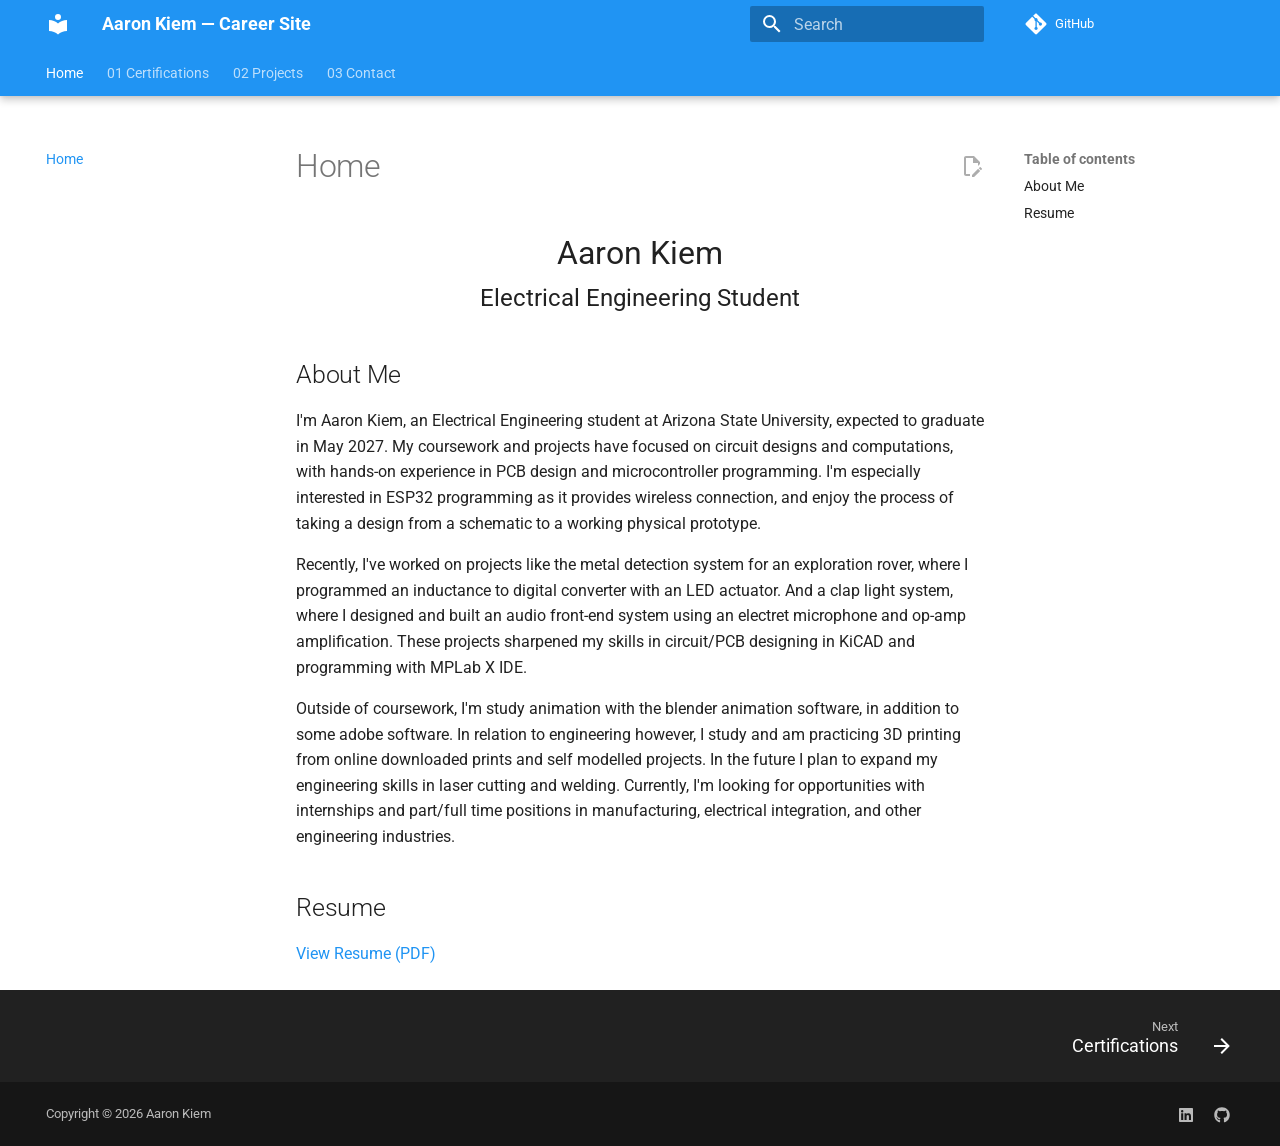
<file: index.html>
<!DOCTYPE html><html lang="en" class="no-js"><head>
    
      <meta charset="utf-8">
      <meta name="viewport" content="width=device-width,initial-scale=1">
      
      
      
        <link rel="canonical" href="https://yourusername.github.io/">
      
      
      
        <link rel="next" href="01-Certifications/">
      
      
        
      
      
      <link rel="icon" href="assets/images/favicon.png">
      <meta name="generator" content="mkdocs-1.6.1, mkdocs-material-9.7.7">
    
    
      
        <title>Home - Aaron Kiem — Career Site</title>
      
    
    
      <link rel="stylesheet" href="assets/stylesheets/main.ec1eaa64.min.css">
      
        
        <link rel="stylesheet" href="assets/stylesheets/palette.ab4e12ef.min.css">
      
      


    
    
      
    
    
      
        
        
        <link rel="preconnect" href="https://fonts.gstatic.com" crossorigin="">
        <link rel="stylesheet" href="https://fonts.googleapis.com/css?family=Roboto:300,300i,400,400i,700,700i%7CRoboto+Mono:400,400i,700,700i&amp;display=fallback">
        <style>:root{--md-text-font:"Roboto";--md-code-font:"Roboto Mono"}</style>
      
    
    
      <link rel="stylesheet" href="stylesheets/extra.css">
    
    <script>__md_scope=new URL(".",location),__md_hash=e=>[...e].reduce(((e,_)=>(e<<5)-e+_.charCodeAt(0)),0),__md_get=(e,_=localStorage,t=__md_scope)=>JSON.parse(_.getItem(t.pathname+"."+e)),__md_set=(e,_,t=localStorage,a=__md_scope)=>{try{t.setItem(a.pathname+"."+e,JSON.stringify(_))}catch(e){}}</script>
    
      

    
    
  <link href="assets/stylesheets/glightbox.min.css" rel="stylesheet"><script src="assets/javascripts/glightbox.min.js"></script><style id="glightbox-style">
            html.glightbox-open { overflow: initial; height: 100%; }
            .gslide-title { margin-top: 0px; user-select: text; }
            .gslide-desc { color: #666; user-select: text; }
            .gslide-image img { background: white; }
            .gscrollbar-fixer { padding-right: 15px; }
            .gdesc-inner { font-size: 0.75rem; }
            body[data-md-color-scheme="slate"] .gdesc-inner { background: var(--md-default-bg-color); }
            body[data-md-color-scheme="slate"] .gslide-title { color: var(--md-default-fg-color); }
            body[data-md-color-scheme="slate"] .gslide-desc { color: var(--md-default-fg-color); }
        </style></head>
  
  
    
    
    
    
    
    <body dir="ltr" data-md-color-scheme="default" data-md-color-primary="blue" data-md-color-accent="indigo">
  
    
    <input class="md-toggle" data-md-toggle="drawer" type="checkbox" id="__drawer" autocomplete="off">
    <input class="md-toggle" data-md-toggle="search" type="checkbox" id="__search" autocomplete="off">
    <label class="md-overlay" for="__drawer"></label>
    <div data-md-component="skip">
      
        
        <a href="#about-me" class="md-skip">
          Skip to content
        </a>
      
    </div>
    <div data-md-component="announce">
      
    </div>
    
    
      

  

<header class="md-header md-header--shadow md-header--lifted" data-md-component="header">
  <nav class="md-header__inner md-grid" aria-label="Header">
    <a href="." title="Aaron Kiem — Career Site" class="md-header__button md-logo" aria-label="Aaron Kiem — Career Site" data-md-component="logo">
      
  
  <svg xmlns="http://www.w3.org/2000/svg" viewBox="0 0 24 24"><path d="M12 8a3 3 0 0 0 3-3 3 3 0 0 0-3-3 3 3 0 0 0-3 3 3 3 0 0 0 3 3m0 3.54C9.64 9.35 6.5 8 3 8v11c3.5 0 6.64 1.35 9 3.54 2.36-2.19 5.5-3.54 9-3.54V8c-3.5 0-6.64 1.35-9 3.54"></path></svg>

    </a>
    <label class="md-header__button md-icon" for="__drawer">
      
      <svg xmlns="http://www.w3.org/2000/svg" viewBox="0 0 24 24"><path d="M3 6h18v2H3zm0 5h18v2H3zm0 5h18v2H3z"></path></svg>
    </label>
    <div class="md-header__title" data-md-component="header-title">
      <div class="md-header__ellipsis">
        <div class="md-header__topic">
          <span class="md-ellipsis">
            Aaron Kiem — Career Site
          </span>
        </div>
        <div class="md-header__topic" data-md-component="header-topic">
          <span class="md-ellipsis">
            
              Home
            
          </span>
        </div>
      </div>
    </div>
    
      
    
    
    
    
      
      
        <label class="md-header__button md-icon" for="__search">
          
          <svg xmlns="http://www.w3.org/2000/svg" viewBox="0 0 24 24"><path d="M9.5 3A6.5 6.5 0 0 1 16 9.5c0 1.61-.59 3.09-1.56 4.23l.27.27h.79l5 5-1.5 1.5-5-5v-.79l-.27-.27A6.52 6.52 0 0 1 9.5 16 6.5 6.5 0 0 1 3 9.5 6.5 6.5 0 0 1 9.5 3m0 2C7 5 5 7 5 9.5S7 14 9.5 14 14 12 14 9.5 12 5 9.5 5"></path></svg>
        </label>
        <div class="md-search" data-md-component="search" role="dialog">
  <label class="md-search__overlay" for="__search"></label>
  <div class="md-search__inner" role="search">
    <form class="md-search__form" name="search">
      <input type="text" class="md-search__input" name="query" aria-label="Search" placeholder="Search" autocapitalize="off" autocorrect="off" autocomplete="off" spellcheck="false" data-md-component="search-query" required="">
      <label class="md-search__icon md-icon" for="__search">
        
        <svg xmlns="http://www.w3.org/2000/svg" viewBox="0 0 24 24"><path d="M9.5 3A6.5 6.5 0 0 1 16 9.5c0 1.61-.59 3.09-1.56 4.23l.27.27h.79l5 5-1.5 1.5-5-5v-.79l-.27-.27A6.52 6.52 0 0 1 9.5 16 6.5 6.5 0 0 1 3 9.5 6.5 6.5 0 0 1 9.5 3m0 2C7 5 5 7 5 9.5S7 14 9.5 14 14 12 14 9.5 12 5 9.5 5"></path></svg>
        
        <svg xmlns="http://www.w3.org/2000/svg" viewBox="0 0 24 24"><path d="M20 11v2H8l5.5 5.5-1.42 1.42L4.16 12l7.92-7.92L13.5 5.5 8 11z"></path></svg>
      </label>
      <nav class="md-search__options" aria-label="Search">
        
        <button type="reset" class="md-search__icon md-icon" title="Clear" aria-label="Clear" tabindex="-1">
          
          <svg xmlns="http://www.w3.org/2000/svg" viewBox="0 0 24 24"><path d="M19 6.41 17.59 5 12 10.59 6.41 5 5 6.41 10.59 12 5 17.59 6.41 19 12 13.41 17.59 19 19 17.59 13.41 12z"></path></svg>
        </button>
      </nav>
      
    </form>
    <div class="md-search__output">
      <div class="md-search__scrollwrap" tabindex="0" data-md-scrollfix="">
        <div class="md-search-result" data-md-component="search-result">
          <div class="md-search-result__meta">
            Initializing search
          </div>
          <ol class="md-search-result__list" role="presentation"></ol>
        </div>
      </div>
    </div>
  </div>
</div>
      
    
    
      <div class="md-header__source">
        <a href="https://github.com/yourusername/yourusername.github.io" title="Go to repository" class="md-source" data-md-component="source">
  <div class="md-source__icon md-icon">
    
    <svg xmlns="http://www.w3.org/2000/svg" viewBox="0 0 448 512"><!--! Font Awesome Free 7.1.0 by @fontawesome - https://fontawesome.com License - https://fontawesome.com/license/free (Icons: CC BY 4.0, Fonts: SIL OFL 1.1, Code: MIT License) Copyright 2025 Fonticons, Inc.--><path d="M439.6 236.1 244 40.5c-5.4-5.5-12.8-8.5-20.4-8.5s-15 3-20.4 8.4L162.5 81l51.5 51.5c27.1-9.1 52.7 16.8 43.4 43.7l49.7 49.7c34.2-11.8 61.2 31 35.5 56.7-26.5 26.5-70.2-2.9-56-37.3L240.3 199v121.9c25.3 12.5 22.3 41.8 9.1 55-6.4 6.4-15.2 10.1-24.3 10.1s-17.8-3.6-24.3-10.1c-17.6-17.6-11.1-46.9 11.2-56v-123c-20.8-8.5-24.6-30.7-18.6-45L142.6 101 8.5 235.1C3 240.6 0 247.9 0 255.5s3 15 8.5 20.4l195.6 195.7c5.4 5.4 12.7 8.4 20.4 8.4s15-3 20.4-8.4l194.7-194.7c5.4-5.4 8.4-12.8 8.4-20.4s-3-15-8.4-20.4"></path></svg>
  </div>
  <div class="md-source__repository">
    GitHub
  </div>
</a>
      </div>
    
  </nav>
  
    
      
<nav class="md-tabs" aria-label="Tabs" data-md-component="tabs">
  <div class="md-grid">
    <ul class="md-tabs__list">
      
        
  
  
  
    
  
  
    <li class="md-tabs__item md-tabs__item--active">
      <a href="." class="md-tabs__link">
        
  
  
    
  
  Home

      </a>
    </li>
  

      
        
  
  
  
  
    
    
      <li class="md-tabs__item">
        <a href="01-Certifications/" class="md-tabs__link">
          
  
  
    
  
  01 Certifications

        </a>
      </li>
    
  

      
        
  
  
  
  
    
    
      <li class="md-tabs__item">
        <a href="02-Projects/" class="md-tabs__link">
          
  
  
    
  
  02 Projects

        </a>
      </li>
    
  

      
        
  
  
  
  
    
    
      <li class="md-tabs__item">
        <a href="03-Contact/" class="md-tabs__link">
          
  
  
    
  
  03 Contact

        </a>
      </li>
    
  

      
    </ul>
  </div>
</nav>
    
  
</header>
    
    <div class="md-container" data-md-component="container">
      
      
        
      
      <main class="md-main" data-md-component="main">
        <div class="md-main__inner md-grid">
          
            
              
              <div class="md-sidebar md-sidebar--primary" data-md-component="sidebar" data-md-type="navigation">
                <div class="md-sidebar__scrollwrap">
                  <div class="md-sidebar__inner">
                    


  


<nav class="md-nav md-nav--primary md-nav--lifted" aria-label="Navigation" data-md-level="0">
  <label class="md-nav__title" for="__drawer">
    <a href="." title="Aaron Kiem — Career Site" class="md-nav__button md-logo" aria-label="Aaron Kiem — Career Site" data-md-component="logo">
      
  
  <svg xmlns="http://www.w3.org/2000/svg" viewBox="0 0 24 24"><path d="M12 8a3 3 0 0 0 3-3 3 3 0 0 0-3-3 3 3 0 0 0-3 3 3 3 0 0 0 3 3m0 3.54C9.64 9.35 6.5 8 3 8v11c3.5 0 6.64 1.35 9 3.54 2.36-2.19 5.5-3.54 9-3.54V8c-3.5 0-6.64 1.35-9 3.54"></path></svg>

    </a>
    Aaron Kiem — Career Site
  </label>
  
    <div class="md-nav__source">
      <a href="https://github.com/yourusername/yourusername.github.io" title="Go to repository" class="md-source" data-md-component="source">
  <div class="md-source__icon md-icon">
    
    <svg xmlns="http://www.w3.org/2000/svg" viewBox="0 0 448 512"><!--! Font Awesome Free 7.1.0 by @fontawesome - https://fontawesome.com License - https://fontawesome.com/license/free (Icons: CC BY 4.0, Fonts: SIL OFL 1.1, Code: MIT License) Copyright 2025 Fonticons, Inc.--><path d="M439.6 236.1 244 40.5c-5.4-5.5-12.8-8.5-20.4-8.5s-15 3-20.4 8.4L162.5 81l51.5 51.5c27.1-9.1 52.7 16.8 43.4 43.7l49.7 49.7c34.2-11.8 61.2 31 35.5 56.7-26.5 26.5-70.2-2.9-56-37.3L240.3 199v121.9c25.3 12.5 22.3 41.8 9.1 55-6.4 6.4-15.2 10.1-24.3 10.1s-17.8-3.6-24.3-10.1c-17.6-17.6-11.1-46.9 11.2-56v-123c-20.8-8.5-24.6-30.7-18.6-45L142.6 101 8.5 235.1C3 240.6 0 247.9 0 255.5s3 15 8.5 20.4l195.6 195.7c5.4 5.4 12.7 8.4 20.4 8.4s15-3 20.4-8.4l194.7-194.7c5.4-5.4 8.4-12.8 8.4-20.4s-3-15-8.4-20.4"></path></svg>
  </div>
  <div class="md-source__repository">
    GitHub
  </div>
</a>
    </div>
  
  <ul class="md-nav__list" data-md-scrollfix="">
    
      
      
  
  
    
  
  
  
    <li class="md-nav__item md-nav__item--active">
      
      <input class="md-nav__toggle md-toggle" type="checkbox" id="__toc">
      
      
      
        <label class="md-nav__link md-nav__link--active" for="__toc">
          
  
  
  <span class="md-ellipsis">
    
  
    Home
  

    
  </span>
  
  

          <span class="md-nav__icon md-icon"></span>
        </label>
      
      <a href="." class="md-nav__link md-nav__link--active">
        
  
  
  <span class="md-ellipsis">
    
  
    Home
  

    
  </span>
  
  

      </a>
      
        

<nav class="md-nav md-nav--secondary" aria-label="Table of contents">
  
  
  
  
    <label class="md-nav__title" for="__toc">
      <span class="md-nav__icon md-icon"></span>
      Table of contents
    </label>
    <ul class="md-nav__list" data-md-component="toc" data-md-scrollfix="">
      
        <li class="md-nav__item">
  <a href="#about-me" class="md-nav__link">
    <span class="md-ellipsis">
      
        About Me
      
    </span>
  </a>
  
</li>
      
        <li class="md-nav__item">
  <a href="#resume" class="md-nav__link">
    <span class="md-ellipsis">
      
        Resume
      
    </span>
  </a>
  
</li>
      
    </ul>
  
</nav>
      
    </li>
  

    
      
      
  
  
  
  
    
    
      
        
          
        
      
    
    
    
      
      
    
    
    <li class="md-nav__item md-nav__item--nested">
      
        
        
        <input class="md-nav__toggle md-toggle " type="checkbox" id="__nav_2">
        
          
          <div class="md-nav__link md-nav__container">
            <a href="01-Certifications/" class="md-nav__link ">
              
  
  
  <span class="md-ellipsis">
    
  
    01 Certifications
  

    
  </span>
  
  

            </a>
            
          </div>
        
        <nav class="md-nav" data-md-level="1" aria-labelledby="__nav_2_label" aria-expanded="false">
          <label class="md-nav__title" for="__nav_2">
            <span class="md-nav__icon md-icon"></span>
            
  
    01 Certifications
  

          </label>
          <ul class="md-nav__list" data-md-scrollfix="">
            
              
            
          </ul>
        </nav>
      
    </li>
  

    
      
      
  
  
  
  
    
    
      
        
          
        
      
    
    
    
      
      
    
    
    <li class="md-nav__item md-nav__item--nested">
      
        
        
        <input class="md-nav__toggle md-toggle " type="checkbox" id="__nav_3">
        
          
          <div class="md-nav__link md-nav__container">
            <a href="02-Projects/" class="md-nav__link ">
              
  
  
  <span class="md-ellipsis">
    
  
    02 Projects
  

    
  </span>
  
  

            </a>
            
          </div>
        
        <nav class="md-nav" data-md-level="1" aria-labelledby="__nav_3_label" aria-expanded="false">
          <label class="md-nav__title" for="__nav_3">
            <span class="md-nav__icon md-icon"></span>
            
  
    02 Projects
  

          </label>
          <ul class="md-nav__list" data-md-scrollfix="">
            
              
            
          </ul>
        </nav>
      
    </li>
  

    
      
      
  
  
  
  
    
    
      
        
          
        
      
    
    
    
      
      
    
    
    <li class="md-nav__item md-nav__item--nested">
      
        
        
        <input class="md-nav__toggle md-toggle " type="checkbox" id="__nav_4">
        
          
          <div class="md-nav__link md-nav__container">
            <a href="03-Contact/" class="md-nav__link ">
              
  
  
  <span class="md-ellipsis">
    
  
    03 Contact
  

    
  </span>
  
  

            </a>
            
          </div>
        
        <nav class="md-nav" data-md-level="1" aria-labelledby="__nav_4_label" aria-expanded="false">
          <label class="md-nav__title" for="__nav_4">
            <span class="md-nav__icon md-icon"></span>
            
  
    03 Contact
  

          </label>
          <ul class="md-nav__list" data-md-scrollfix="">
            
              
            
          </ul>
        </nav>
      
    </li>
  

    
  </ul>
</nav>
                  </div>
                </div>
              </div>
            
            
              
              <div class="md-sidebar md-sidebar--secondary" data-md-component="sidebar" data-md-type="toc">
                <div class="md-sidebar__scrollwrap">
                  <div class="md-sidebar__inner">
                    

<nav class="md-nav md-nav--secondary" aria-label="Table of contents">
  
  
  
  
    <label class="md-nav__title" for="__toc">
      <span class="md-nav__icon md-icon"></span>
      Table of contents
    </label>
    <ul class="md-nav__list" data-md-component="toc" data-md-scrollfix="">
      
        <li class="md-nav__item">
  <a href="#about-me" class="md-nav__link">
    <span class="md-ellipsis">
      
        About Me
      
    </span>
  </a>
  
</li>
      
        <li class="md-nav__item">
  <a href="#resume" class="md-nav__link">
    <span class="md-ellipsis">
      
        Resume
      
    </span>
  </a>
  
</li>
      
    </ul>
  
</nav>
                  </div>
                </div>
              </div>
            
          
          
            <div class="md-content" data-md-component="content">
              
                



  


              
              <article class="md-content__inner md-typeset">
                
                  


  
    <a href="https://github.com/yourusername/yourusername.github.io/edit/main/docs/index.md" title="Edit this page" class="md-content__button md-icon" rel="edit">
      
      <svg xmlns="http://www.w3.org/2000/svg" viewBox="0 0 24 24"><path d="M10 20H6V4h7v5h5v3.1l2-2V8l-6-6H6c-1.1 0-2 .9-2 2v16c0 1.1.9 2 2 2h4zm10.2-7c.1 0 .3.1.4.2l1.3 1.3c.2.2.2.6 0 .8l-1 1-2.1-2.1 1-1c.1-.1.2-.2.4-.2m0 3.9L14.1 23H12v-2.1l6.1-6.1z"></path></svg>
    </a>
  
  


  <h1>Home</h1>

<center>
<font size="6">Aaron Kiem</font><br>
<font size="5">Electrical Engineering Student</font><br>
</center>

<h2 id="about-me">About Me</h2>
<p>I'm Aaron Kiem, an Electrical Engineering student at Arizona State University, expected to graduate in May 2027. My coursework and projects have focused on circuit designs and computations, with hands-on experience in PCB design and microcontroller programming. I'm especially interested in ESP32 programming as it provides wireless connection, and enjoy the process of taking a design from a schematic to a working physical prototype.</p>
<p>Recently, I've worked on projects like the metal detection system for an exploration rover, where I programmed an inductance to digital converter with an LED actuator. And a clap light system, where I designed and built an audio front-end system using an electret microphone and op-amp amplification. These projects sharpened my skills in circuit/PCB designing in KiCAD and programming with MPLab X IDE.</p>
<p>Outside of coursework, I'm study animation with the blender animation software, in addition to some adobe software. In relation to engineering however, I study and am practicing 3D printing from online downloaded prints and self modelled projects. In the future I plan to expand my engineering skills in laser cutting and welding. Currently, I'm looking for opportunities with internships and part/full time positions in manufacturing, electrical integration, and other engineering industries.</p>
<h2 id="resume">Resume</h2>
<p><a href="Resume-Aaron-Kiem.pdf">View Resume (PDF)</a></p>
<!-- Or paste the full resume text below instead of/in addition to the PDF link -->







  
  






                
              </article>
            </div>
          
          
<script>var target=document.getElementById(location.hash.slice(1));target&&target.name&&(target.checked=target.name.startsWith("__tabbed_"))</script>
        </div>
        
          <button type="button" class="md-top md-icon" data-md-component="top" hidden="">
  
  <svg xmlns="http://www.w3.org/2000/svg" viewBox="0 0 24 24"><path d="M13 20h-2V8l-5.5 5.5-1.42-1.42L12 4.16l7.92 7.92-1.42 1.42L13 8z"></path></svg>
  Back to top
</button>
        
      </main>
      
        <footer class="md-footer">
  
    
      
      <nav class="md-footer__inner md-grid" aria-label="Footer">
        
        
          
          <a href="01-Certifications/" class="md-footer__link md-footer__link--next" aria-label="Next: Certifications">
            <div class="md-footer__title">
              <span class="md-footer__direction">
                Next
              </span>
              <div class="md-ellipsis">
                Certifications
              </div>
            </div>
            <div class="md-footer__button md-icon">
              
              <svg xmlns="http://www.w3.org/2000/svg" viewBox="0 0 24 24"><path d="M4 11v2h12l-5.5 5.5 1.42 1.42L19.84 12l-7.92-7.92L10.5 5.5 16 11z"></path></svg>
            </div>
          </a>
        
      </nav>
    
  
  <div class="md-footer-meta md-typeset">
    <div class="md-footer-meta__inner md-grid">
      <div class="md-copyright">
  
    <div class="md-copyright__highlight">
      Copyright © 2026 Aaron Kiem
    </div>
  
  
</div>
      
        
<div class="md-social">
  
    
    
    
    
      
      
    
    <a href="https://linkedin.com/in/aaron-kiem" target="_blank" rel="noopener" title="linkedin.com" class="md-social__link">
      <svg xmlns="http://www.w3.org/2000/svg" viewBox="0 0 448 512"><!--! Font Awesome Free 7.1.0 by @fontawesome - https://fontawesome.com License - https://fontawesome.com/license/free (Icons: CC BY 4.0, Fonts: SIL OFL 1.1, Code: MIT License) Copyright 2025 Fonticons, Inc.--><path d="M416 32H31.9C14.3 32 0 46.5 0 64.3v383.4C0 465.5 14.3 480 31.9 480H416c17.6 0 32-14.5 32-32.3V64.3c0-17.8-14.4-32.3-32-32.3M135.4 416H69V202.2h66.5V416zM102.2 96a38.5 38.5 0 1 1 0 77 38.5 38.5 0 1 1 0-77m282.1 320h-66.4V312c0-24.8-.5-56.7-34.5-56.7-34.6 0-39.9 27-39.9 54.9V416h-66.4V202.2h63.7v29.2h.9c8.9-16.8 30.6-34.5 62.9-34.5 67.2 0 79.7 44.3 79.7 101.9z"></path></svg>
    </a>
  
    
    
    
    
      
      
    
    <a href="https://github.com/aaron09642" target="_blank" rel="noopener" title="github.com" class="md-social__link">
      <svg xmlns="http://www.w3.org/2000/svg" viewBox="0 0 512 512"><!--! Font Awesome Free 7.1.0 by @fontawesome - https://fontawesome.com License - https://fontawesome.com/license/free (Icons: CC BY 4.0, Fonts: SIL OFL 1.1, Code: MIT License) Copyright 2025 Fonticons, Inc.--><path d="M173.9 397.4c0 2-2.3 3.6-5.2 3.6-3.3.3-5.6-1.3-5.6-3.6 0-2 2.3-3.6 5.2-3.6 3-.3 5.6 1.3 5.6 3.6m-31.1-4.5c-.7 2 1.3 4.3 4.3 4.9 2.6 1 5.6 0 6.2-2s-1.3-4.3-4.3-5.2c-2.6-.7-5.5.3-6.2 2.3m44.2-1.7c-2.9.7-4.9 2.6-4.6 4.9.3 2 2.9 3.3 5.9 2.6 2.9-.7 4.9-2.6 4.6-4.6-.3-1.9-3-3.2-5.9-2.9M252.8 8C114.1 8 8 113.3 8 252c0 110.9 69.8 205.8 169.5 239.2 12.8 2.3 17.3-5.6 17.3-12.1 0-6.2-.3-40.4-.3-61.4 0 0-70 15-84.7-29.8 0 0-11.4-29.1-27.8-36.6 0 0-22.9-15.7 1.6-15.4 0 0 24.9 2 38.6 25.8 21.9 38.6 58.6 27.5 72.9 20.9 2.3-16 8.8-27.1 16-33.7-55.9-6.2-112.3-14.3-112.3-110.5 0-27.5 7.6-41.3 23.6-58.9-2.6-6.5-11.1-33.3 2.6-67.9 20.9-6.5 69 27 69 27 20-5.6 41.5-8.5 62.8-8.5s42.8 2.9 62.8 8.5c0 0 48.1-33.6 69-27 13.7 34.7 5.2 61.4 2.6 67.9 16 17.7 25.8 31.5 25.8 58.9 0 96.5-58.9 104.2-114.8 110.5 9.2 7.9 17 22.9 17 46.4 0 33.7-.3 75.4-.3 83.6 0 6.5 4.6 14.4 17.3 12.1C436.2 457.8 504 362.9 504 252 504 113.3 391.5 8 252.8 8M105.2 352.9c-1.3 1-1 3.3.7 5.2 1.6 1.6 3.9 2.3 5.2 1 1.3-1 1-3.3-.7-5.2-1.6-1.6-3.9-2.3-5.2-1m-10.8-8.1c-.7 1.3.3 2.9 2.3 3.9 1.6 1 3.6.7 4.3-.7.7-1.3-.3-2.9-2.3-3.9-2-.6-3.6-.3-4.3.7m32.4 35.6c-1.6 1.3-1 4.3 1.3 6.2 2.3 2.3 5.2 2.6 6.5 1 1.3-1.3.7-4.3-1.3-6.2-2.2-2.3-5.2-2.6-6.5-1m-11.4-14.7c-1.6 1-1.6 3.6 0 5.9s4.3 3.3 5.6 2.3c1.6-1.3 1.6-3.9 0-6.2-1.4-2.3-4-3.3-5.6-2"></path></svg>
    </a>
  
</div>
      
    </div>
  </div>
</footer>
      
    </div>
    <div class="md-dialog" data-md-component="dialog">
      <div class="md-dialog__inner md-typeset"></div>
    </div>
    
    
    
      
      
      <script id="__config" type="application/json">{"annotate": null, "base": ".", "features": ["navigation.tabs", "navigation.tabs.sticky", "toc.follow", "navigation.top", "navigation.path", "navigation.indexes", "content.action.edit", "navigation.footer"], "search": "assets/javascripts/workers/search.2c215733.min.js", "tags": null, "translations": {"clipboard.copied": "Copied to clipboard", "clipboard.copy": "Copy to clipboard", "search.result.more.one": "1 more on this page", "search.result.more.other": "# more on this page", "search.result.none": "No matching documents", "search.result.one": "1 matching document", "search.result.other": "# matching documents", "search.result.placeholder": "Type to start searching", "search.result.term.missing": "Missing", "select.version": "Select version"}, "version": null}</script>
    
    
      <script src="assets/javascripts/bundle.d7400e89.min.js"></script>
      
    
  
<script id="init-glightbox">const lightbox = GLightbox({"touchNavigation": true, "loop": false, "zoomable": true, "draggable": true, "openEffect": "zoom", "closeEffect": "zoom", "slideEffect": "slide"});
document$.subscribe(()=>{ lightbox.reload(); });
</script></body></html>
</file>
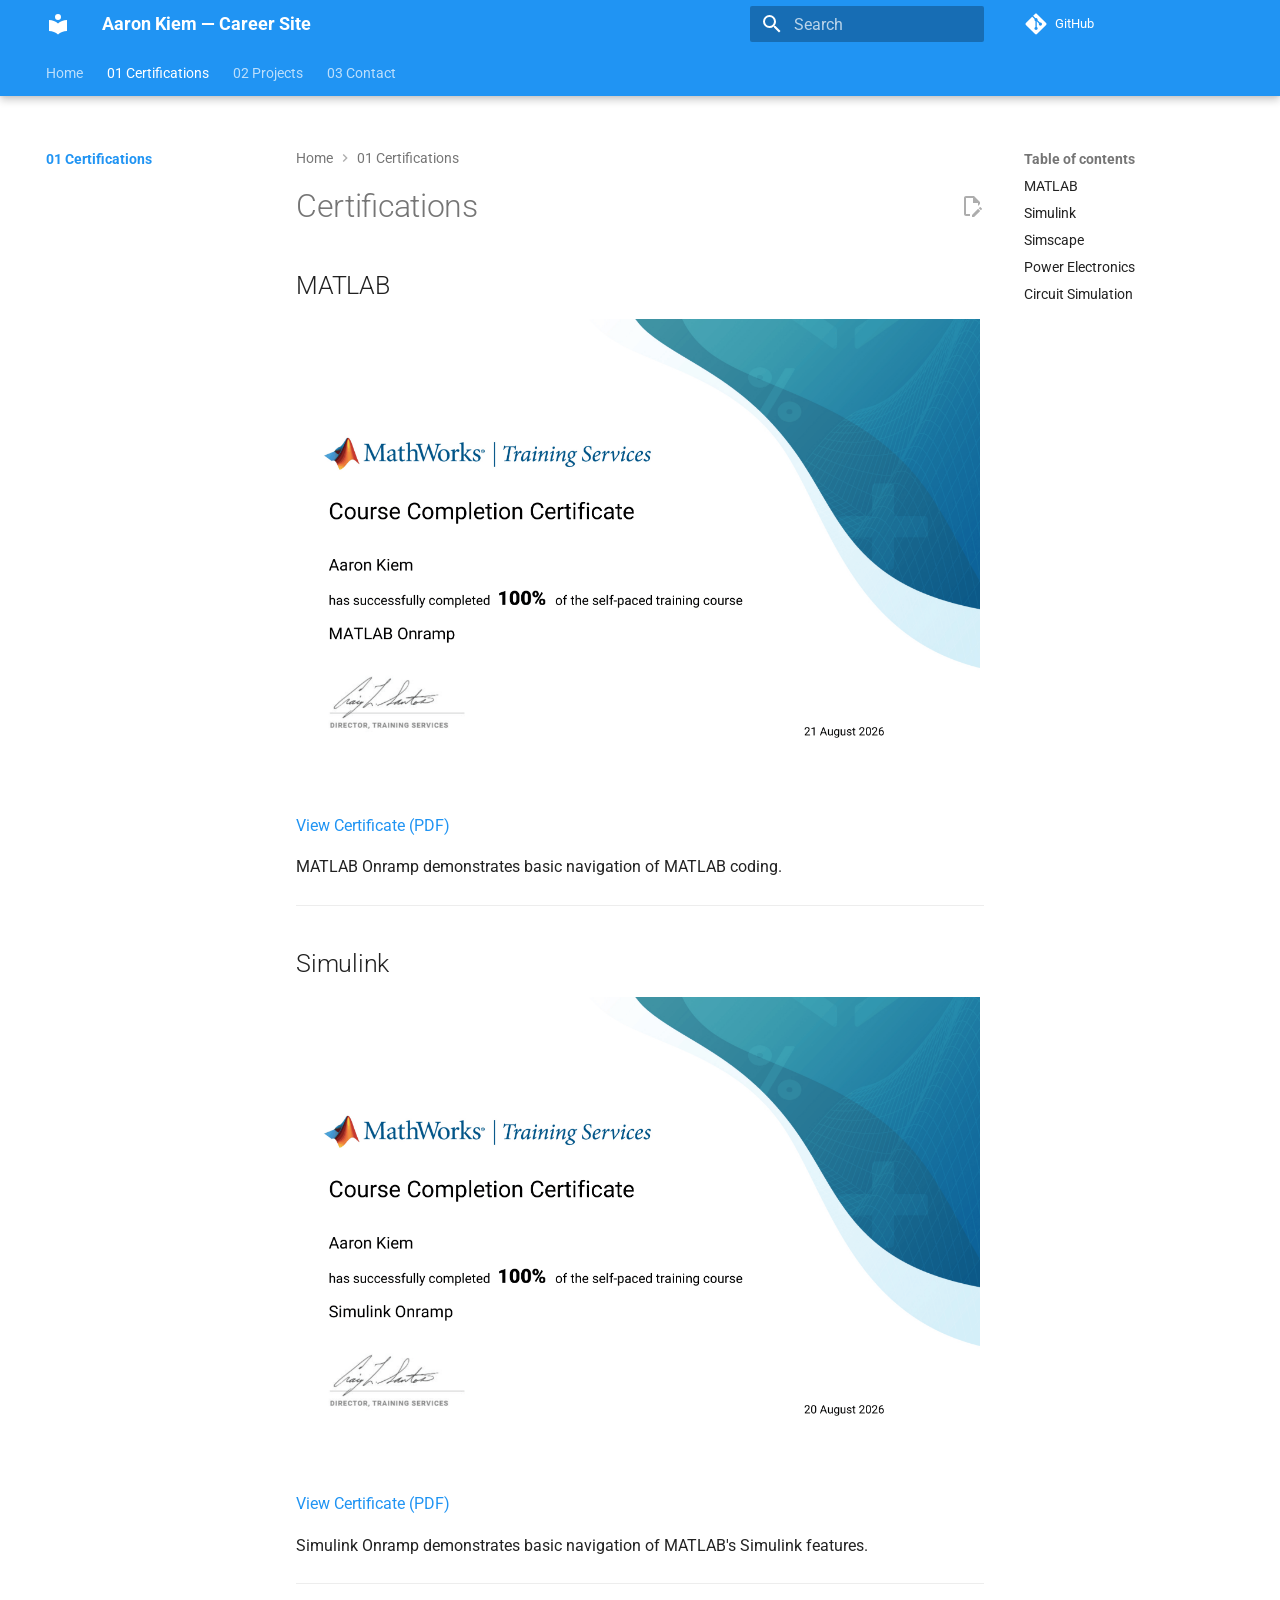
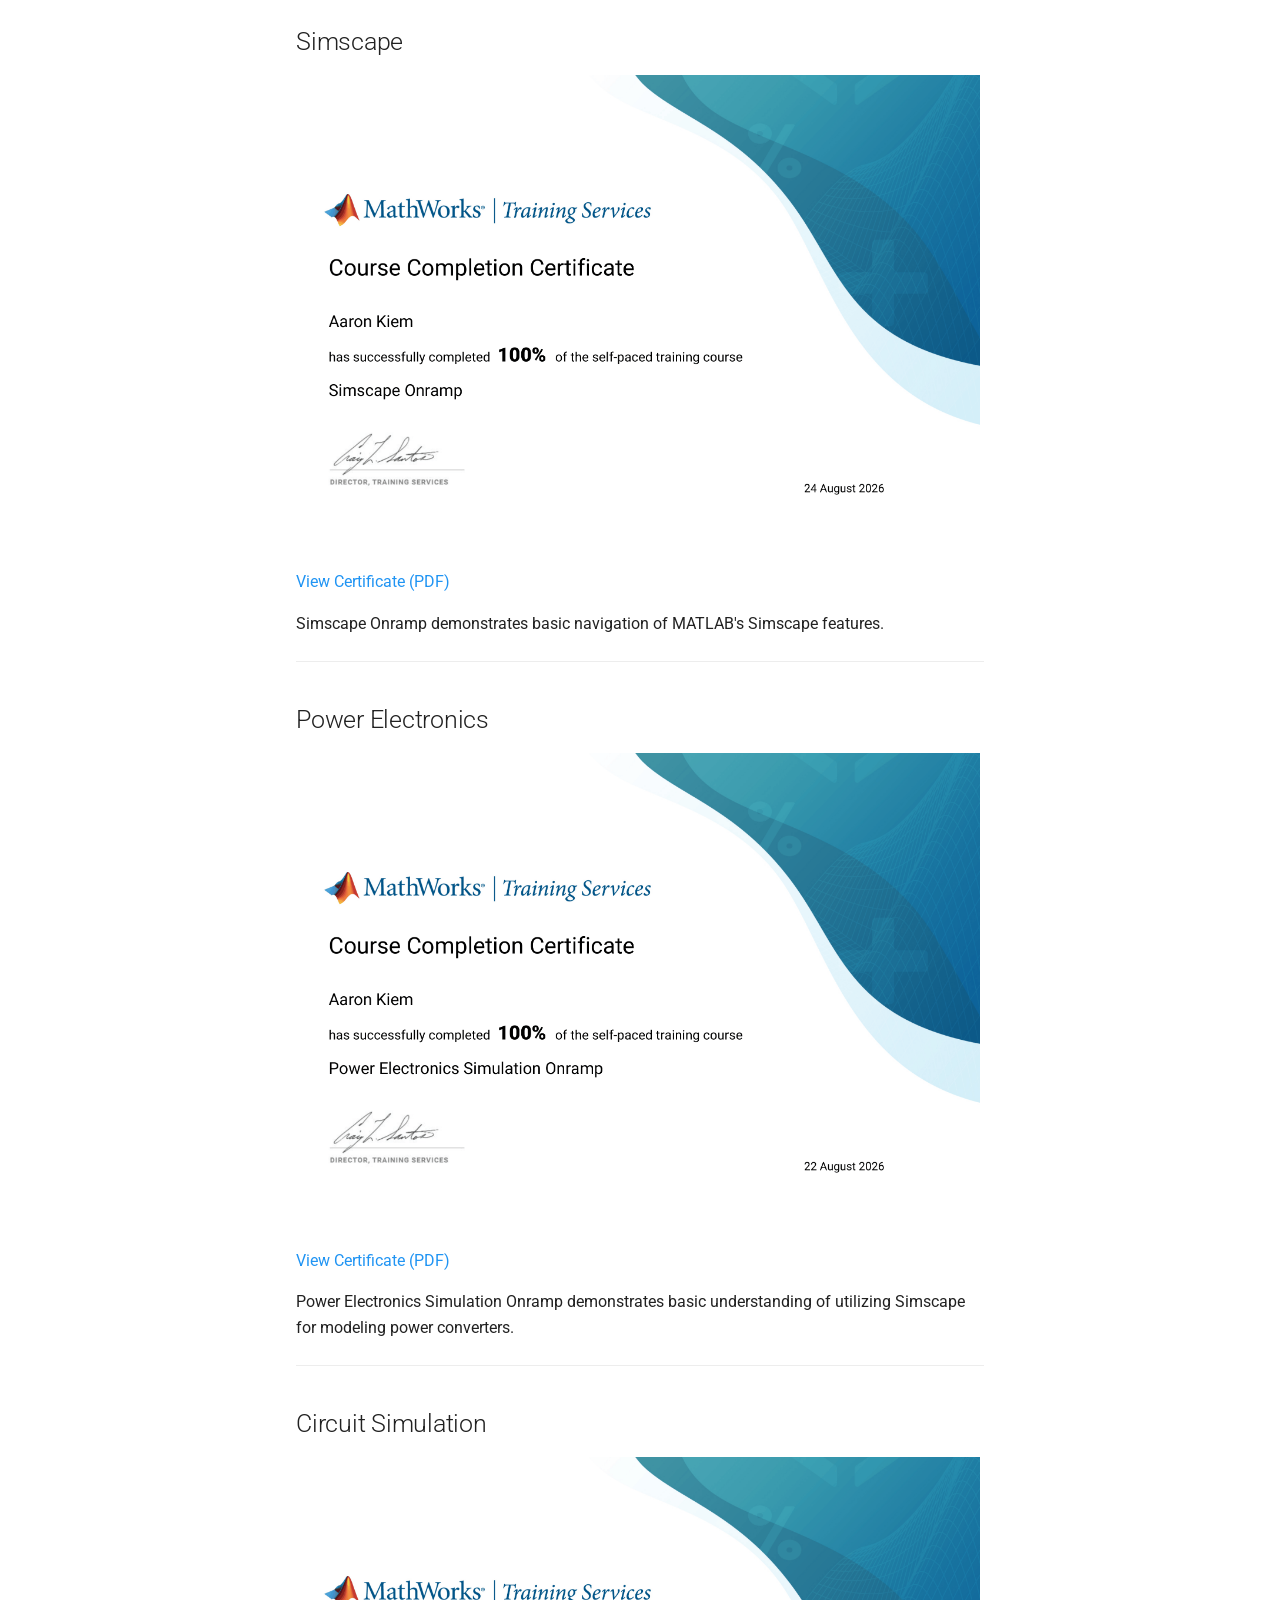
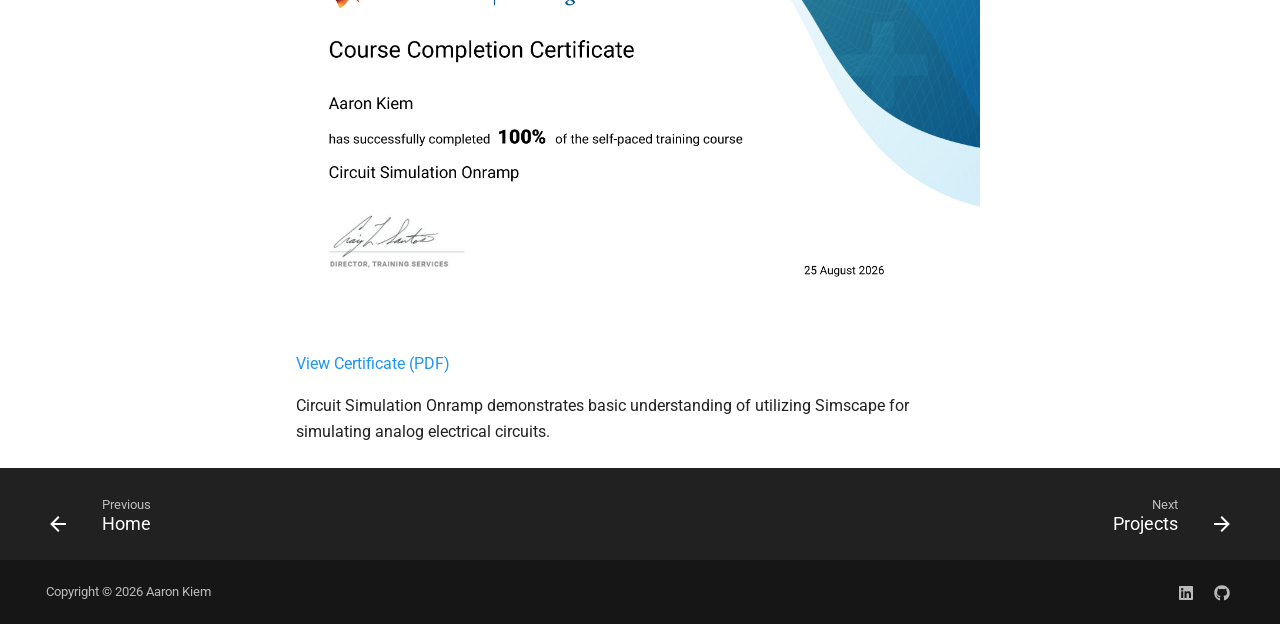
<file: 01-Certifications/index.html>
<!DOCTYPE html><html lang="en" class="no-js"><head>
    
      <meta charset="utf-8">
      <meta name="viewport" content="width=device-width,initial-scale=1">
      
      
      
        <link rel="canonical" href="https://yourusername.github.io/01-Certifications/">
      
      
        <link rel="prev" href="..">
      
      
        <link rel="next" href="../02-Projects/">
      
      
        
      
      
      <link rel="icon" href="../assets/images/favicon.png">
      <meta name="generator" content="mkdocs-1.6.1, mkdocs-material-9.7.7">
    
    
      
        <title>Certifications - Aaron Kiem — Career Site</title>
      
    
    
      <link rel="stylesheet" href="../assets/stylesheets/main.ec1eaa64.min.css">
      
        
        <link rel="stylesheet" href="../assets/stylesheets/palette.ab4e12ef.min.css">
      
      


    
    
      
    
    
      
        
        
        <link rel="preconnect" href="https://fonts.gstatic.com" crossorigin="">
        <link rel="stylesheet" href="https://fonts.googleapis.com/css?family=Roboto:300,300i,400,400i,700,700i%7CRoboto+Mono:400,400i,700,700i&amp;display=fallback">
        <style>:root{--md-text-font:"Roboto";--md-code-font:"Roboto Mono"}</style>
      
    
    
      <link rel="stylesheet" href="../stylesheets/extra.css">
    
    <script>__md_scope=new URL("..",location),__md_hash=e=>[...e].reduce(((e,_)=>(e<<5)-e+_.charCodeAt(0)),0),__md_get=(e,_=localStorage,t=__md_scope)=>JSON.parse(_.getItem(t.pathname+"."+e)),__md_set=(e,_,t=localStorage,a=__md_scope)=>{try{t.setItem(a.pathname+"."+e,JSON.stringify(_))}catch(e){}}</script>
    
      

    
    
  <link href="../assets/stylesheets/glightbox.min.css" rel="stylesheet"><script src="../assets/javascripts/glightbox.min.js"></script><style id="glightbox-style">
            html.glightbox-open { overflow: initial; height: 100%; }
            .gslide-title { margin-top: 0px; user-select: text; }
            .gslide-desc { color: #666; user-select: text; }
            .gslide-image img { background: white; }
            .gscrollbar-fixer { padding-right: 15px; }
            .gdesc-inner { font-size: 0.75rem; }
            body[data-md-color-scheme="slate"] .gdesc-inner { background: var(--md-default-bg-color); }
            body[data-md-color-scheme="slate"] .gslide-title { color: var(--md-default-fg-color); }
            body[data-md-color-scheme="slate"] .gslide-desc { color: var(--md-default-fg-color); }
        </style></head>
  
  
    
    
    
    
    
    <body dir="ltr" data-md-color-scheme="default" data-md-color-primary="blue" data-md-color-accent="indigo">
  
    
    <input class="md-toggle" data-md-toggle="drawer" type="checkbox" id="__drawer" autocomplete="off">
    <input class="md-toggle" data-md-toggle="search" type="checkbox" id="__search" autocomplete="off">
    <label class="md-overlay" for="__drawer"></label>
    <div data-md-component="skip">
      
        
        <a href="#certifications" class="md-skip">
          Skip to content
        </a>
      
    </div>
    <div data-md-component="announce">
      
    </div>
    
    
      

  

<header class="md-header md-header--shadow md-header--lifted" data-md-component="header">
  <nav class="md-header__inner md-grid" aria-label="Header">
    <a href=".." title="Aaron Kiem — Career Site" class="md-header__button md-logo" aria-label="Aaron Kiem — Career Site" data-md-component="logo">
      
  
  <svg xmlns="http://www.w3.org/2000/svg" viewBox="0 0 24 24"><path d="M12 8a3 3 0 0 0 3-3 3 3 0 0 0-3-3 3 3 0 0 0-3 3 3 3 0 0 0 3 3m0 3.54C9.64 9.35 6.5 8 3 8v11c3.5 0 6.64 1.35 9 3.54 2.36-2.19 5.5-3.54 9-3.54V8c-3.5 0-6.64 1.35-9 3.54"></path></svg>

    </a>
    <label class="md-header__button md-icon" for="__drawer">
      
      <svg xmlns="http://www.w3.org/2000/svg" viewBox="0 0 24 24"><path d="M3 6h18v2H3zm0 5h18v2H3zm0 5h18v2H3z"></path></svg>
    </label>
    <div class="md-header__title" data-md-component="header-title">
      <div class="md-header__ellipsis">
        <div class="md-header__topic">
          <span class="md-ellipsis">
            Aaron Kiem — Career Site
          </span>
        </div>
        <div class="md-header__topic" data-md-component="header-topic">
          <span class="md-ellipsis">
            
              Certifications
            
          </span>
        </div>
      </div>
    </div>
    
      
    
    
    
    
      
      
        <label class="md-header__button md-icon" for="__search">
          
          <svg xmlns="http://www.w3.org/2000/svg" viewBox="0 0 24 24"><path d="M9.5 3A6.5 6.5 0 0 1 16 9.5c0 1.61-.59 3.09-1.56 4.23l.27.27h.79l5 5-1.5 1.5-5-5v-.79l-.27-.27A6.52 6.52 0 0 1 9.5 16 6.5 6.5 0 0 1 3 9.5 6.5 6.5 0 0 1 9.5 3m0 2C7 5 5 7 5 9.5S7 14 9.5 14 14 12 14 9.5 12 5 9.5 5"></path></svg>
        </label>
        <div class="md-search" data-md-component="search" role="dialog">
  <label class="md-search__overlay" for="__search"></label>
  <div class="md-search__inner" role="search">
    <form class="md-search__form" name="search">
      <input type="text" class="md-search__input" name="query" aria-label="Search" placeholder="Search" autocapitalize="off" autocorrect="off" autocomplete="off" spellcheck="false" data-md-component="search-query" required="">
      <label class="md-search__icon md-icon" for="__search">
        
        <svg xmlns="http://www.w3.org/2000/svg" viewBox="0 0 24 24"><path d="M9.5 3A6.5 6.5 0 0 1 16 9.5c0 1.61-.59 3.09-1.56 4.23l.27.27h.79l5 5-1.5 1.5-5-5v-.79l-.27-.27A6.52 6.52 0 0 1 9.5 16 6.5 6.5 0 0 1 3 9.5 6.5 6.5 0 0 1 9.5 3m0 2C7 5 5 7 5 9.5S7 14 9.5 14 14 12 14 9.5 12 5 9.5 5"></path></svg>
        
        <svg xmlns="http://www.w3.org/2000/svg" viewBox="0 0 24 24"><path d="M20 11v2H8l5.5 5.5-1.42 1.42L4.16 12l7.92-7.92L13.5 5.5 8 11z"></path></svg>
      </label>
      <nav class="md-search__options" aria-label="Search">
        
        <button type="reset" class="md-search__icon md-icon" title="Clear" aria-label="Clear" tabindex="-1">
          
          <svg xmlns="http://www.w3.org/2000/svg" viewBox="0 0 24 24"><path d="M19 6.41 17.59 5 12 10.59 6.41 5 5 6.41 10.59 12 5 17.59 6.41 19 12 13.41 17.59 19 19 17.59 13.41 12z"></path></svg>
        </button>
      </nav>
      
    </form>
    <div class="md-search__output">
      <div class="md-search__scrollwrap" tabindex="0" data-md-scrollfix="">
        <div class="md-search-result" data-md-component="search-result">
          <div class="md-search-result__meta">
            Initializing search
          </div>
          <ol class="md-search-result__list" role="presentation"></ol>
        </div>
      </div>
    </div>
  </div>
</div>
      
    
    
      <div class="md-header__source">
        <a href="https://github.com/yourusername/yourusername.github.io" title="Go to repository" class="md-source" data-md-component="source">
  <div class="md-source__icon md-icon">
    
    <svg xmlns="http://www.w3.org/2000/svg" viewBox="0 0 448 512"><!--! Font Awesome Free 7.1.0 by @fontawesome - https://fontawesome.com License - https://fontawesome.com/license/free (Icons: CC BY 4.0, Fonts: SIL OFL 1.1, Code: MIT License) Copyright 2025 Fonticons, Inc.--><path d="M439.6 236.1 244 40.5c-5.4-5.5-12.8-8.5-20.4-8.5s-15 3-20.4 8.4L162.5 81l51.5 51.5c27.1-9.1 52.7 16.8 43.4 43.7l49.7 49.7c34.2-11.8 61.2 31 35.5 56.7-26.5 26.5-70.2-2.9-56-37.3L240.3 199v121.9c25.3 12.5 22.3 41.8 9.1 55-6.4 6.4-15.2 10.1-24.3 10.1s-17.8-3.6-24.3-10.1c-17.6-17.6-11.1-46.9 11.2-56v-123c-20.8-8.5-24.6-30.7-18.6-45L142.6 101 8.5 235.1C3 240.6 0 247.9 0 255.5s3 15 8.5 20.4l195.6 195.7c5.4 5.4 12.7 8.4 20.4 8.4s15-3 20.4-8.4l194.7-194.7c5.4-5.4 8.4-12.8 8.4-20.4s-3-15-8.4-20.4"></path></svg>
  </div>
  <div class="md-source__repository">
    GitHub
  </div>
</a>
      </div>
    
  </nav>
  
    
      
<nav class="md-tabs" aria-label="Tabs" data-md-component="tabs">
  <div class="md-grid">
    <ul class="md-tabs__list">
      
        
  
  
  
  
    <li class="md-tabs__item">
      <a href=".." class="md-tabs__link">
        
  
  
    
  
  Home

      </a>
    </li>
  

      
        
  
  
  
    
  
  
    
    
      <li class="md-tabs__item md-tabs__item--active">
        <a href="./" class="md-tabs__link">
          
  
  
    
  
  01 Certifications

        </a>
      </li>
    
  

      
        
  
  
  
  
    
    
      <li class="md-tabs__item">
        <a href="../02-Projects/" class="md-tabs__link">
          
  
  
    
  
  02 Projects

        </a>
      </li>
    
  

      
        
  
  
  
  
    
    
      <li class="md-tabs__item">
        <a href="../03-Contact/" class="md-tabs__link">
          
  
  
    
  
  03 Contact

        </a>
      </li>
    
  

      
    </ul>
  </div>
</nav>
    
  
</header>
    
    <div class="md-container" data-md-component="container">
      
      
        
      
      <main class="md-main" data-md-component="main">
        <div class="md-main__inner md-grid">
          
            
              
              <div class="md-sidebar md-sidebar--primary" data-md-component="sidebar" data-md-type="navigation">
                <div class="md-sidebar__scrollwrap">
                  <div class="md-sidebar__inner">
                    


  


<nav class="md-nav md-nav--primary md-nav--lifted" aria-label="Navigation" data-md-level="0">
  <label class="md-nav__title" for="__drawer">
    <a href=".." title="Aaron Kiem — Career Site" class="md-nav__button md-logo" aria-label="Aaron Kiem — Career Site" data-md-component="logo">
      
  
  <svg xmlns="http://www.w3.org/2000/svg" viewBox="0 0 24 24"><path d="M12 8a3 3 0 0 0 3-3 3 3 0 0 0-3-3 3 3 0 0 0-3 3 3 3 0 0 0 3 3m0 3.54C9.64 9.35 6.5 8 3 8v11c3.5 0 6.64 1.35 9 3.54 2.36-2.19 5.5-3.54 9-3.54V8c-3.5 0-6.64 1.35-9 3.54"></path></svg>

    </a>
    Aaron Kiem — Career Site
  </label>
  
    <div class="md-nav__source">
      <a href="https://github.com/yourusername/yourusername.github.io" title="Go to repository" class="md-source" data-md-component="source">
  <div class="md-source__icon md-icon">
    
    <svg xmlns="http://www.w3.org/2000/svg" viewBox="0 0 448 512"><!--! Font Awesome Free 7.1.0 by @fontawesome - https://fontawesome.com License - https://fontawesome.com/license/free (Icons: CC BY 4.0, Fonts: SIL OFL 1.1, Code: MIT License) Copyright 2025 Fonticons, Inc.--><path d="M439.6 236.1 244 40.5c-5.4-5.5-12.8-8.5-20.4-8.5s-15 3-20.4 8.4L162.5 81l51.5 51.5c27.1-9.1 52.7 16.8 43.4 43.7l49.7 49.7c34.2-11.8 61.2 31 35.5 56.7-26.5 26.5-70.2-2.9-56-37.3L240.3 199v121.9c25.3 12.5 22.3 41.8 9.1 55-6.4 6.4-15.2 10.1-24.3 10.1s-17.8-3.6-24.3-10.1c-17.6-17.6-11.1-46.9 11.2-56v-123c-20.8-8.5-24.6-30.7-18.6-45L142.6 101 8.5 235.1C3 240.6 0 247.9 0 255.5s3 15 8.5 20.4l195.6 195.7c5.4 5.4 12.7 8.4 20.4 8.4s15-3 20.4-8.4l194.7-194.7c5.4-5.4 8.4-12.8 8.4-20.4s-3-15-8.4-20.4"></path></svg>
  </div>
  <div class="md-source__repository">
    GitHub
  </div>
</a>
    </div>
  
  <ul class="md-nav__list" data-md-scrollfix="">
    
      
      
  
  
  
  
    <li class="md-nav__item">
      <a href=".." class="md-nav__link">
        
  
  
  <span class="md-ellipsis">
    
  
    Home
  

    
  </span>
  
  

      </a>
    </li>
  

    
      
      
  
  
    
  
  
  
    
    
      
        
          
        
      
    
    
    
      
        
        
      
      
    
    
    <li class="md-nav__item md-nav__item--active md-nav__item--section md-nav__item--nested">
      
        
        
        <input class="md-nav__toggle md-toggle " type="checkbox" id="__nav_2" checked="">
        
          
          <div class="md-nav__link md-nav__container">
            <a href="./" class="md-nav__link md-nav__link--active">
              
  
  
  <span class="md-ellipsis">
    
  
    01 Certifications
  

    
  </span>
  
  

            </a>
            
          </div>
        
        <nav class="md-nav" data-md-level="1" aria-labelledby="__nav_2_label" aria-expanded="true">
          <label class="md-nav__title" for="__nav_2">
            <span class="md-nav__icon md-icon"></span>
            
  
    01 Certifications
  

          </label>
          <ul class="md-nav__list" data-md-scrollfix="">
            
              
            
          </ul>
        </nav>
      
    </li>
  

    
      
      
  
  
  
  
    
    
      
        
          
        
      
    
    
    
      
      
    
    
    <li class="md-nav__item md-nav__item--nested">
      
        
        
        <input class="md-nav__toggle md-toggle " type="checkbox" id="__nav_3">
        
          
          <div class="md-nav__link md-nav__container">
            <a href="../02-Projects/" class="md-nav__link ">
              
  
  
  <span class="md-ellipsis">
    
  
    02 Projects
  

    
  </span>
  
  

            </a>
            
          </div>
        
        <nav class="md-nav" data-md-level="1" aria-labelledby="__nav_3_label" aria-expanded="false">
          <label class="md-nav__title" for="__nav_3">
            <span class="md-nav__icon md-icon"></span>
            
  
    02 Projects
  

          </label>
          <ul class="md-nav__list" data-md-scrollfix="">
            
              
            
          </ul>
        </nav>
      
    </li>
  

    
      
      
  
  
  
  
    
    
      
        
          
        
      
    
    
    
      
      
    
    
    <li class="md-nav__item md-nav__item--nested">
      
        
        
        <input class="md-nav__toggle md-toggle " type="checkbox" id="__nav_4">
        
          
          <div class="md-nav__link md-nav__container">
            <a href="../03-Contact/" class="md-nav__link ">
              
  
  
  <span class="md-ellipsis">
    
  
    03 Contact
  

    
  </span>
  
  

            </a>
            
          </div>
        
        <nav class="md-nav" data-md-level="1" aria-labelledby="__nav_4_label" aria-expanded="false">
          <label class="md-nav__title" for="__nav_4">
            <span class="md-nav__icon md-icon"></span>
            
  
    03 Contact
  

          </label>
          <ul class="md-nav__list" data-md-scrollfix="">
            
              
            
          </ul>
        </nav>
      
    </li>
  

    
  </ul>
</nav>
                  </div>
                </div>
              </div>
            
            
              
              <div class="md-sidebar md-sidebar--secondary" data-md-component="sidebar" data-md-type="toc">
                <div class="md-sidebar__scrollwrap">
                  <div class="md-sidebar__inner">
                    

<nav class="md-nav md-nav--secondary" aria-label="Table of contents">
  
  
  
    
  
  
    <label class="md-nav__title" for="__toc">
      <span class="md-nav__icon md-icon"></span>
      Table of contents
    </label>
    <ul class="md-nav__list" data-md-component="toc" data-md-scrollfix="">
      
        <li class="md-nav__item">
  <a href="#matlab" class="md-nav__link">
    <span class="md-ellipsis">
      
        MATLAB
      
    </span>
  </a>
  
</li>
      
        <li class="md-nav__item">
  <a href="#simulink" class="md-nav__link">
    <span class="md-ellipsis">
      
        Simulink
      
    </span>
  </a>
  
</li>
      
        <li class="md-nav__item">
  <a href="#simscape" class="md-nav__link">
    <span class="md-ellipsis">
      
        Simscape
      
    </span>
  </a>
  
</li>
      
        <li class="md-nav__item">
  <a href="#power-electronics" class="md-nav__link">
    <span class="md-ellipsis">
      
        Power Electronics
      
    </span>
  </a>
  
</li>
      
        <li class="md-nav__item">
  <a href="#circuit-simulation" class="md-nav__link">
    <span class="md-ellipsis">
      
        Circuit Simulation
      
    </span>
  </a>
  
</li>
      
    </ul>
  
</nav>
                  </div>
                </div>
              </div>
            
          
          
            <div class="md-content" data-md-component="content">
              
                



  


  <nav class="md-path" aria-label="Navigation">
    <ol class="md-path__list">
      
        
  
  
    <li class="md-path__item">
      <a href=".." class="md-path__link">
        
  <span class="md-ellipsis">
    Home
  </span>

      </a>
    </li>
  

      
      
        
  
  
    
    
      <li class="md-path__item">
        <a href="./" class="md-path__link">
          
  <span class="md-ellipsis">
    01 Certifications
  </span>

        </a>
      </li>
    
  

      
    </ol>
  </nav>

              
              <article class="md-content__inner md-typeset">
                
                  


  
    <a href="https://github.com/yourusername/yourusername.github.io/edit/main/docs/01-Certifications/index.md" title="Edit this page" class="md-content__button md-icon" rel="edit">
      
      <svg xmlns="http://www.w3.org/2000/svg" viewBox="0 0 24 24"><path d="M10 20H6V4h7v5h5v3.1l2-2V8l-6-6H6c-1.1 0-2 .9-2 2v16c0 1.1.9 2 2 2h4zm10.2-7c.1 0 .3.1.4.2l1.3 1.3c.2.2.2.6 0 .8l-1 1-2.1-2.1 1-1c.1-.1.2-.2.4-.2m0 3.9L14.1 23H12v-2.1l6.1-6.1z"></path></svg>
    </a>
  
  


<h1 id="certifications">Certifications</h1>
<h2 id="matlab">MATLAB</h2>
<p><a class="glightbox" data-type="image" data-width="auto" data-height="auto" href="../images/matlab.png" data-desc-position="bottom"><img alt="MATLAB Certificate" src="../images/matlab.png"></a>
<a href="../certificates/matlab.pdf">View Certificate (PDF)</a></p>
<p>MATLAB Onramp demonstrates basic navigation of MATLAB coding.</p>
<hr>
<h2 id="simulink">Simulink</h2>
<p><a class="glightbox" data-type="image" data-width="auto" data-height="auto" href="../images/simulink.png" data-desc-position="bottom"><img alt="Simulink Certificate" src="../images/simulink.png"></a>
<a href="../certificates/simulink.pdf">View Certificate (PDF)</a></p>
<p>Simulink Onramp demonstrates basic navigation of MATLAB's Simulink features.</p>
<hr>
<h2 id="simscape">Simscape</h2>
<p><a class="glightbox" data-type="image" data-width="auto" data-height="auto" href="../images/simscape.png" data-desc-position="bottom"><img alt="Simscape Certificate" src="../images/simscape.png"></a>
<a href="../certificates/simscape.pdf">View Certificate (PDF)</a></p>
<p>Simscape Onramp demonstrates basic navigation of MATLAB's Simscape features.</p>
<hr>
<h2 id="power-electronics">Power Electronics</h2>
<p><a class="glightbox" data-type="image" data-width="auto" data-height="auto" href="../images/power-electronics.png" data-desc-position="bottom"><img alt="Power Electronics Certificate" src="../images/power-electronics.png"></a>
<a href="../certificates/power-electronics.pdf">View Certificate (PDF)</a></p>
<p>Power Electronics Simulation Onramp demonstrates basic understanding of utilizing Simscape for modeling power converters.</p>
<hr>
<h2 id="circuit-simulation">Circuit Simulation</h2>
<p><a class="glightbox" data-type="image" data-width="auto" data-height="auto" href="../images/circuit-simulation.png" data-desc-position="bottom"><img alt="Circuit Simulation Certificate" src="../images/circuit-simulation.png"></a>
<a href="../certificates/circuit-simulation.pdf">View Certificate (PDF)</a></p>
<p>Circuit Simulation Onramp demonstrates basic understanding of utilizing Simscape for simulating analog electrical circuits.</p>







  
  






                
              </article>
            </div>
          
          
<script>var target=document.getElementById(location.hash.slice(1));target&&target.name&&(target.checked=target.name.startsWith("__tabbed_"))</script>
        </div>
        
          <button type="button" class="md-top md-icon" data-md-component="top" hidden="">
  
  <svg xmlns="http://www.w3.org/2000/svg" viewBox="0 0 24 24"><path d="M13 20h-2V8l-5.5 5.5-1.42-1.42L12 4.16l7.92 7.92-1.42 1.42L13 8z"></path></svg>
  Back to top
</button>
        
      </main>
      
        <footer class="md-footer">
  
    
      
      <nav class="md-footer__inner md-grid" aria-label="Footer">
        
          
          <a href=".." class="md-footer__link md-footer__link--prev" aria-label="Previous: Home">
            <div class="md-footer__button md-icon">
              
              <svg xmlns="http://www.w3.org/2000/svg" viewBox="0 0 24 24"><path d="M20 11v2H8l5.5 5.5-1.42 1.42L4.16 12l7.92-7.92L13.5 5.5 8 11z"></path></svg>
            </div>
            <div class="md-footer__title">
              <span class="md-footer__direction">
                Previous
              </span>
              <div class="md-ellipsis">
                Home
              </div>
            </div>
          </a>
        
        
          
          <a href="../02-Projects/" class="md-footer__link md-footer__link--next" aria-label="Next: Projects">
            <div class="md-footer__title">
              <span class="md-footer__direction">
                Next
              </span>
              <div class="md-ellipsis">
                Projects
              </div>
            </div>
            <div class="md-footer__button md-icon">
              
              <svg xmlns="http://www.w3.org/2000/svg" viewBox="0 0 24 24"><path d="M4 11v2h12l-5.5 5.5 1.42 1.42L19.84 12l-7.92-7.92L10.5 5.5 16 11z"></path></svg>
            </div>
          </a>
        
      </nav>
    
  
  <div class="md-footer-meta md-typeset">
    <div class="md-footer-meta__inner md-grid">
      <div class="md-copyright">
  
    <div class="md-copyright__highlight">
      Copyright © 2026 Aaron Kiem
    </div>
  
  
</div>
      
        
<div class="md-social">
  
    
    
    
    
      
      
    
    <a href="https://linkedin.com/in/aaron-kiem" target="_blank" rel="noopener" title="linkedin.com" class="md-social__link">
      <svg xmlns="http://www.w3.org/2000/svg" viewBox="0 0 448 512"><!--! Font Awesome Free 7.1.0 by @fontawesome - https://fontawesome.com License - https://fontawesome.com/license/free (Icons: CC BY 4.0, Fonts: SIL OFL 1.1, Code: MIT License) Copyright 2025 Fonticons, Inc.--><path d="M416 32H31.9C14.3 32 0 46.5 0 64.3v383.4C0 465.5 14.3 480 31.9 480H416c17.6 0 32-14.5 32-32.3V64.3c0-17.8-14.4-32.3-32-32.3M135.4 416H69V202.2h66.5V416zM102.2 96a38.5 38.5 0 1 1 0 77 38.5 38.5 0 1 1 0-77m282.1 320h-66.4V312c0-24.8-.5-56.7-34.5-56.7-34.6 0-39.9 27-39.9 54.9V416h-66.4V202.2h63.7v29.2h.9c8.9-16.8 30.6-34.5 62.9-34.5 67.2 0 79.7 44.3 79.7 101.9z"></path></svg>
    </a>
  
    
    
    
    
      
      
    
    <a href="https://github.com/aaron09642" target="_blank" rel="noopener" title="github.com" class="md-social__link">
      <svg xmlns="http://www.w3.org/2000/svg" viewBox="0 0 512 512"><!--! Font Awesome Free 7.1.0 by @fontawesome - https://fontawesome.com License - https://fontawesome.com/license/free (Icons: CC BY 4.0, Fonts: SIL OFL 1.1, Code: MIT License) Copyright 2025 Fonticons, Inc.--><path d="M173.9 397.4c0 2-2.3 3.6-5.2 3.6-3.3.3-5.6-1.3-5.6-3.6 0-2 2.3-3.6 5.2-3.6 3-.3 5.6 1.3 5.6 3.6m-31.1-4.5c-.7 2 1.3 4.3 4.3 4.9 2.6 1 5.6 0 6.2-2s-1.3-4.3-4.3-5.2c-2.6-.7-5.5.3-6.2 2.3m44.2-1.7c-2.9.7-4.9 2.6-4.6 4.9.3 2 2.9 3.3 5.9 2.6 2.9-.7 4.9-2.6 4.6-4.6-.3-1.9-3-3.2-5.9-2.9M252.8 8C114.1 8 8 113.3 8 252c0 110.9 69.8 205.8 169.5 239.2 12.8 2.3 17.3-5.6 17.3-12.1 0-6.2-.3-40.4-.3-61.4 0 0-70 15-84.7-29.8 0 0-11.4-29.1-27.8-36.6 0 0-22.9-15.7 1.6-15.4 0 0 24.9 2 38.6 25.8 21.9 38.6 58.6 27.5 72.9 20.9 2.3-16 8.8-27.1 16-33.7-55.9-6.2-112.3-14.3-112.3-110.5 0-27.5 7.6-41.3 23.6-58.9-2.6-6.5-11.1-33.3 2.6-67.9 20.9-6.5 69 27 69 27 20-5.6 41.5-8.5 62.8-8.5s42.8 2.9 62.8 8.5c0 0 48.1-33.6 69-27 13.7 34.7 5.2 61.4 2.6 67.9 16 17.7 25.8 31.5 25.8 58.9 0 96.5-58.9 104.2-114.8 110.5 9.2 7.9 17 22.9 17 46.4 0 33.7-.3 75.4-.3 83.6 0 6.5 4.6 14.4 17.3 12.1C436.2 457.8 504 362.9 504 252 504 113.3 391.5 8 252.8 8M105.2 352.9c-1.3 1-1 3.3.7 5.2 1.6 1.6 3.9 2.3 5.2 1 1.3-1 1-3.3-.7-5.2-1.6-1.6-3.9-2.3-5.2-1m-10.8-8.1c-.7 1.3.3 2.9 2.3 3.9 1.6 1 3.6.7 4.3-.7.7-1.3-.3-2.9-2.3-3.9-2-.6-3.6-.3-4.3.7m32.4 35.6c-1.6 1.3-1 4.3 1.3 6.2 2.3 2.3 5.2 2.6 6.5 1 1.3-1.3.7-4.3-1.3-6.2-2.2-2.3-5.2-2.6-6.5-1m-11.4-14.7c-1.6 1-1.6 3.6 0 5.9s4.3 3.3 5.6 2.3c1.6-1.3 1.6-3.9 0-6.2-1.4-2.3-4-3.3-5.6-2"></path></svg>
    </a>
  
</div>
      
    </div>
  </div>
</footer>
      
    </div>
    <div class="md-dialog" data-md-component="dialog">
      <div class="md-dialog__inner md-typeset"></div>
    </div>
    
    
    
      
      
      <script id="__config" type="application/json">{"annotate": null, "base": "..", "features": ["navigation.tabs", "navigation.tabs.sticky", "toc.follow", "navigation.top", "navigation.path", "navigation.indexes", "content.action.edit", "navigation.footer"], "search": "../assets/javascripts/workers/search.2c215733.min.js", "tags": null, "translations": {"clipboard.copied": "Copied to clipboard", "clipboard.copy": "Copy to clipboard", "search.result.more.one": "1 more on this page", "search.result.more.other": "# more on this page", "search.result.none": "No matching documents", "search.result.one": "1 matching document", "search.result.other": "# matching documents", "search.result.placeholder": "Type to start searching", "search.result.term.missing": "Missing", "select.version": "Select version"}, "version": null}</script>
    
    
      <script src="../assets/javascripts/bundle.d7400e89.min.js"></script>
      
    
  
<script id="init-glightbox">const lightbox = GLightbox({"touchNavigation": true, "loop": false, "zoomable": true, "draggable": true, "openEffect": "zoom", "closeEffect": "zoom", "slideEffect": "slide"});
document$.subscribe(()=>{ lightbox.reload(); });
</script></body></html>
</file>
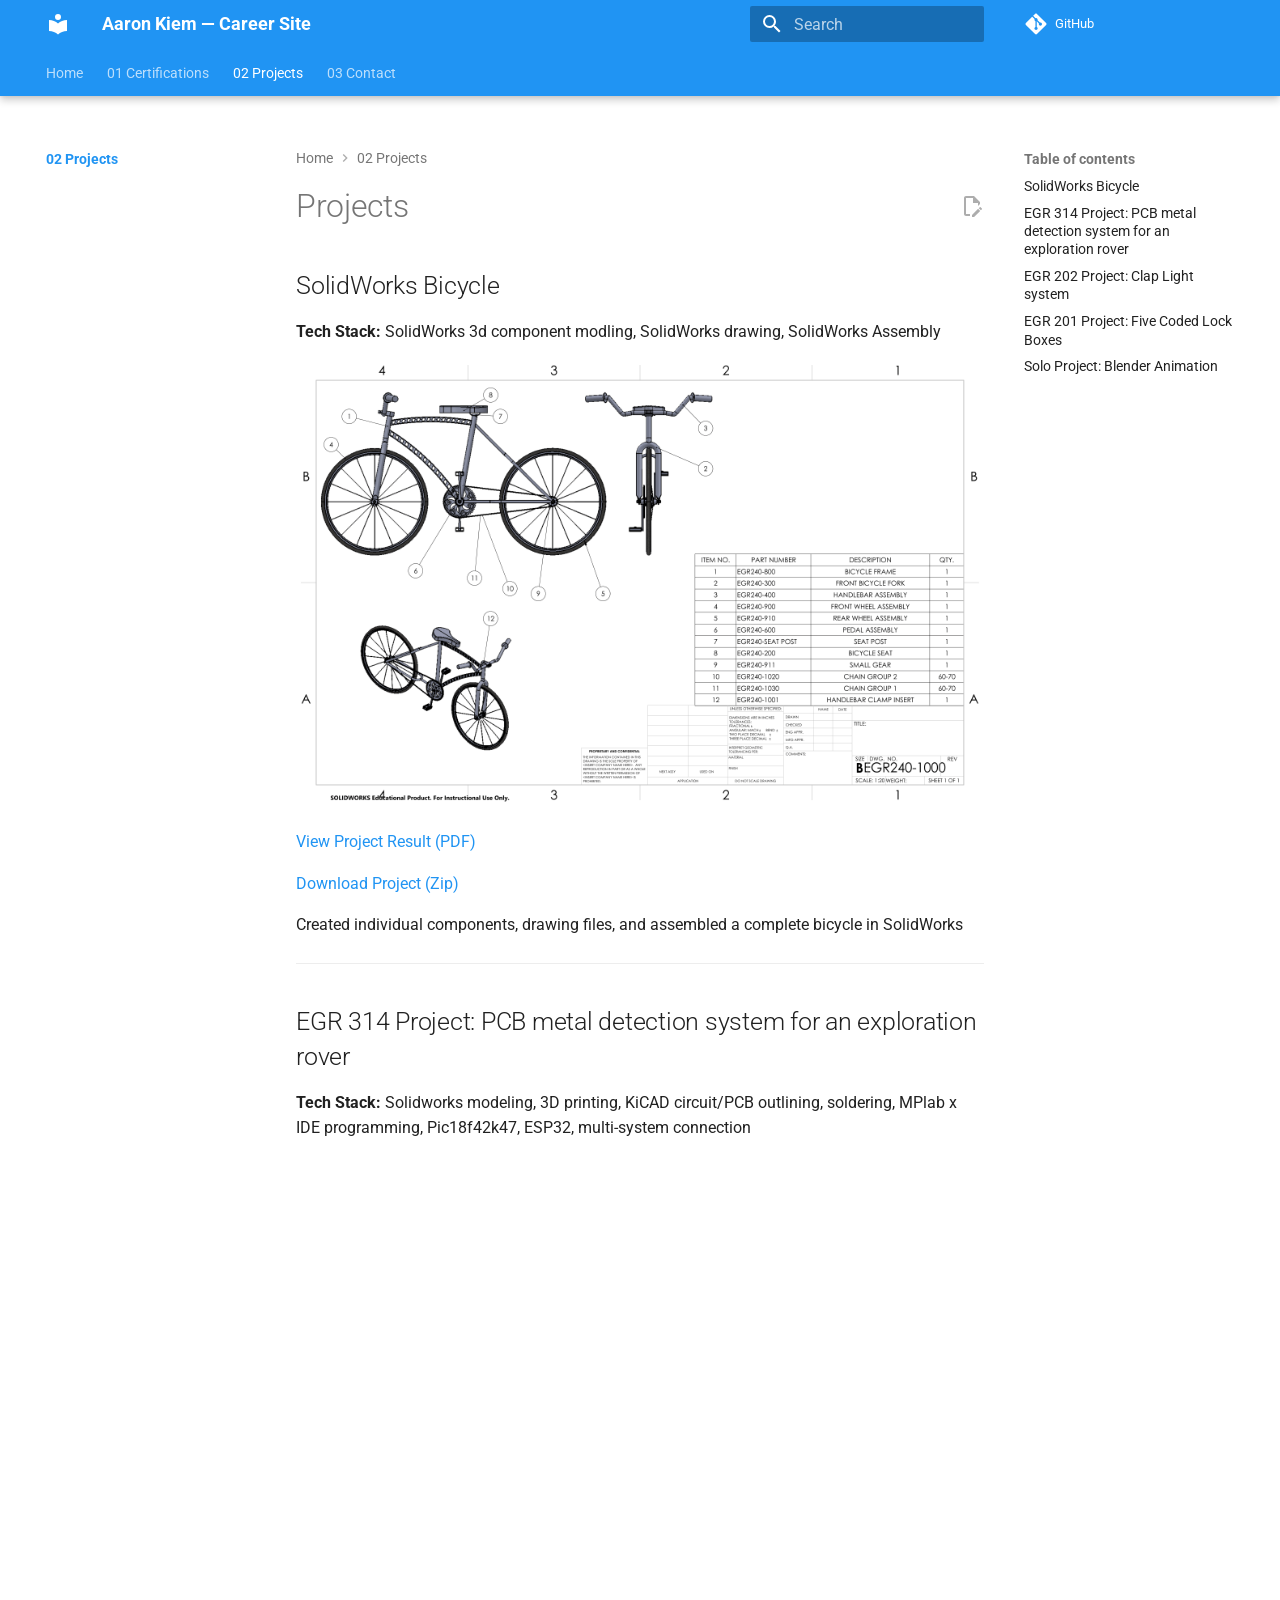
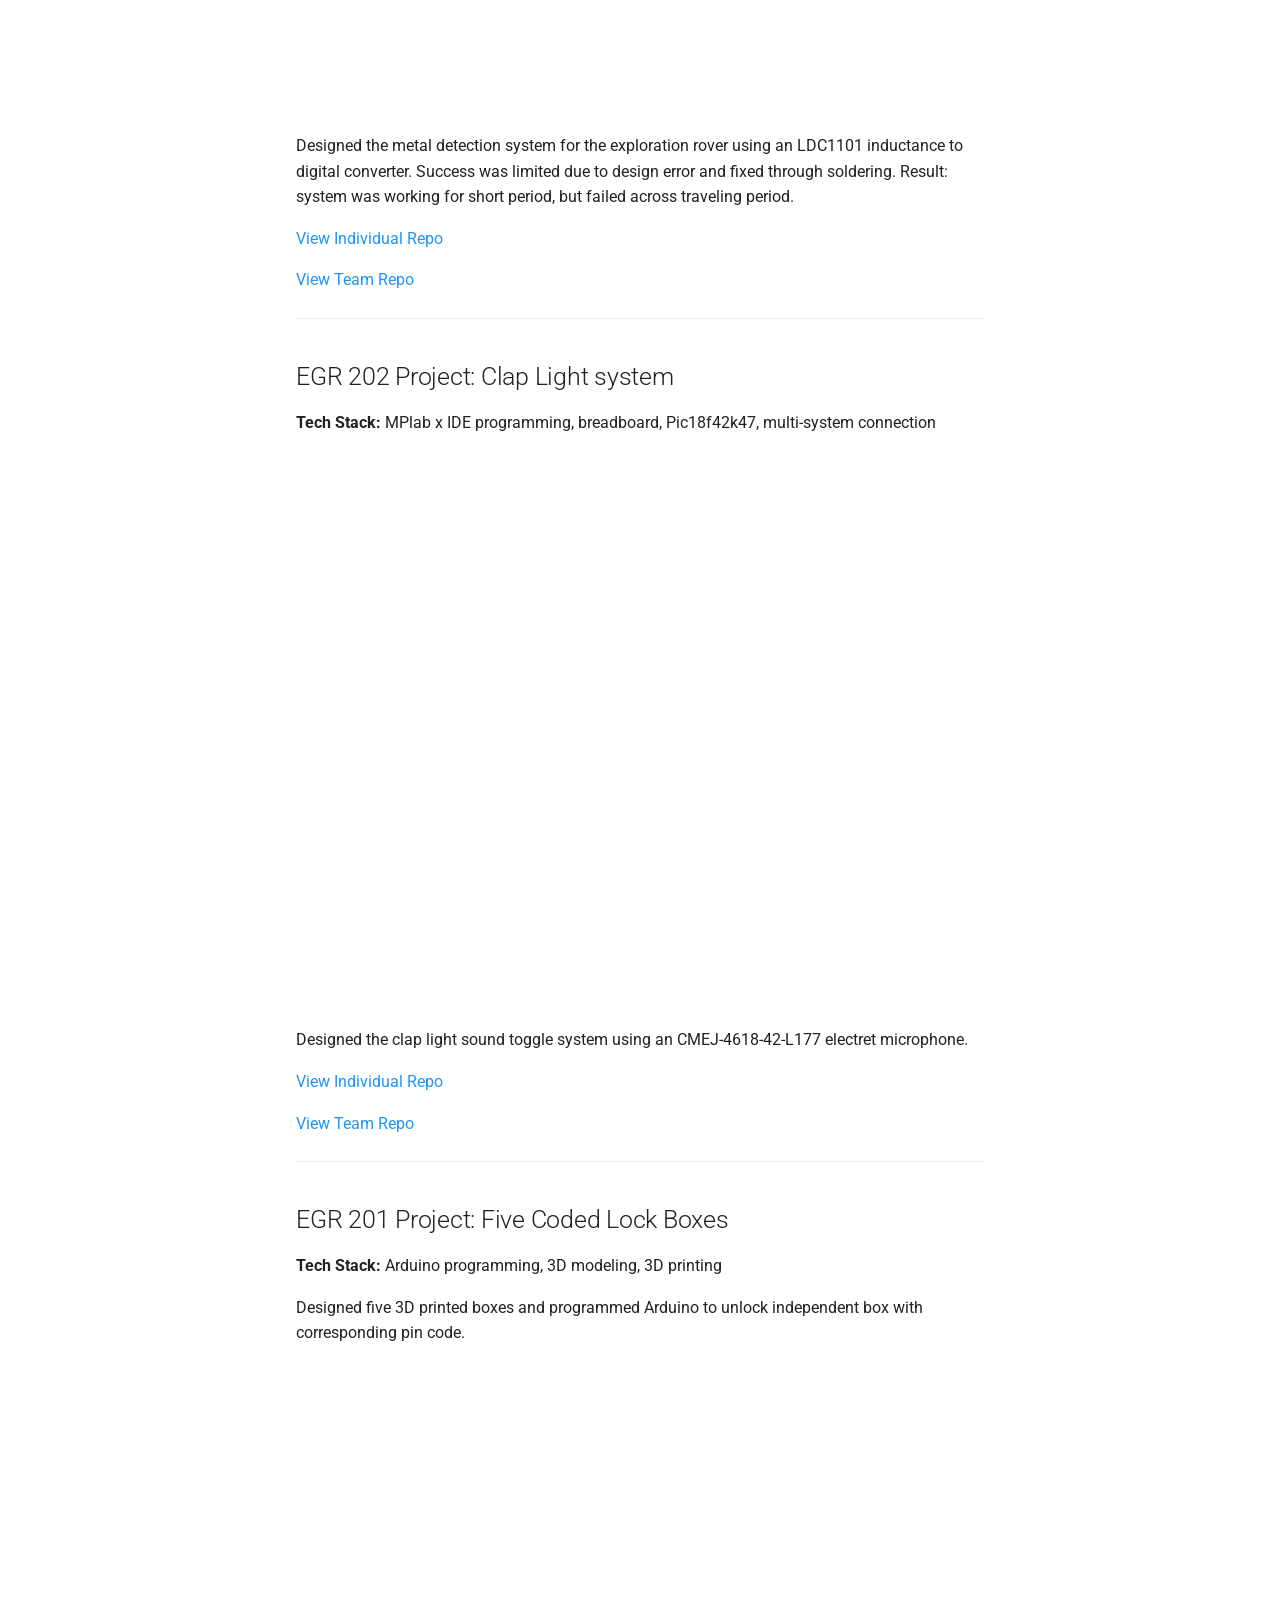
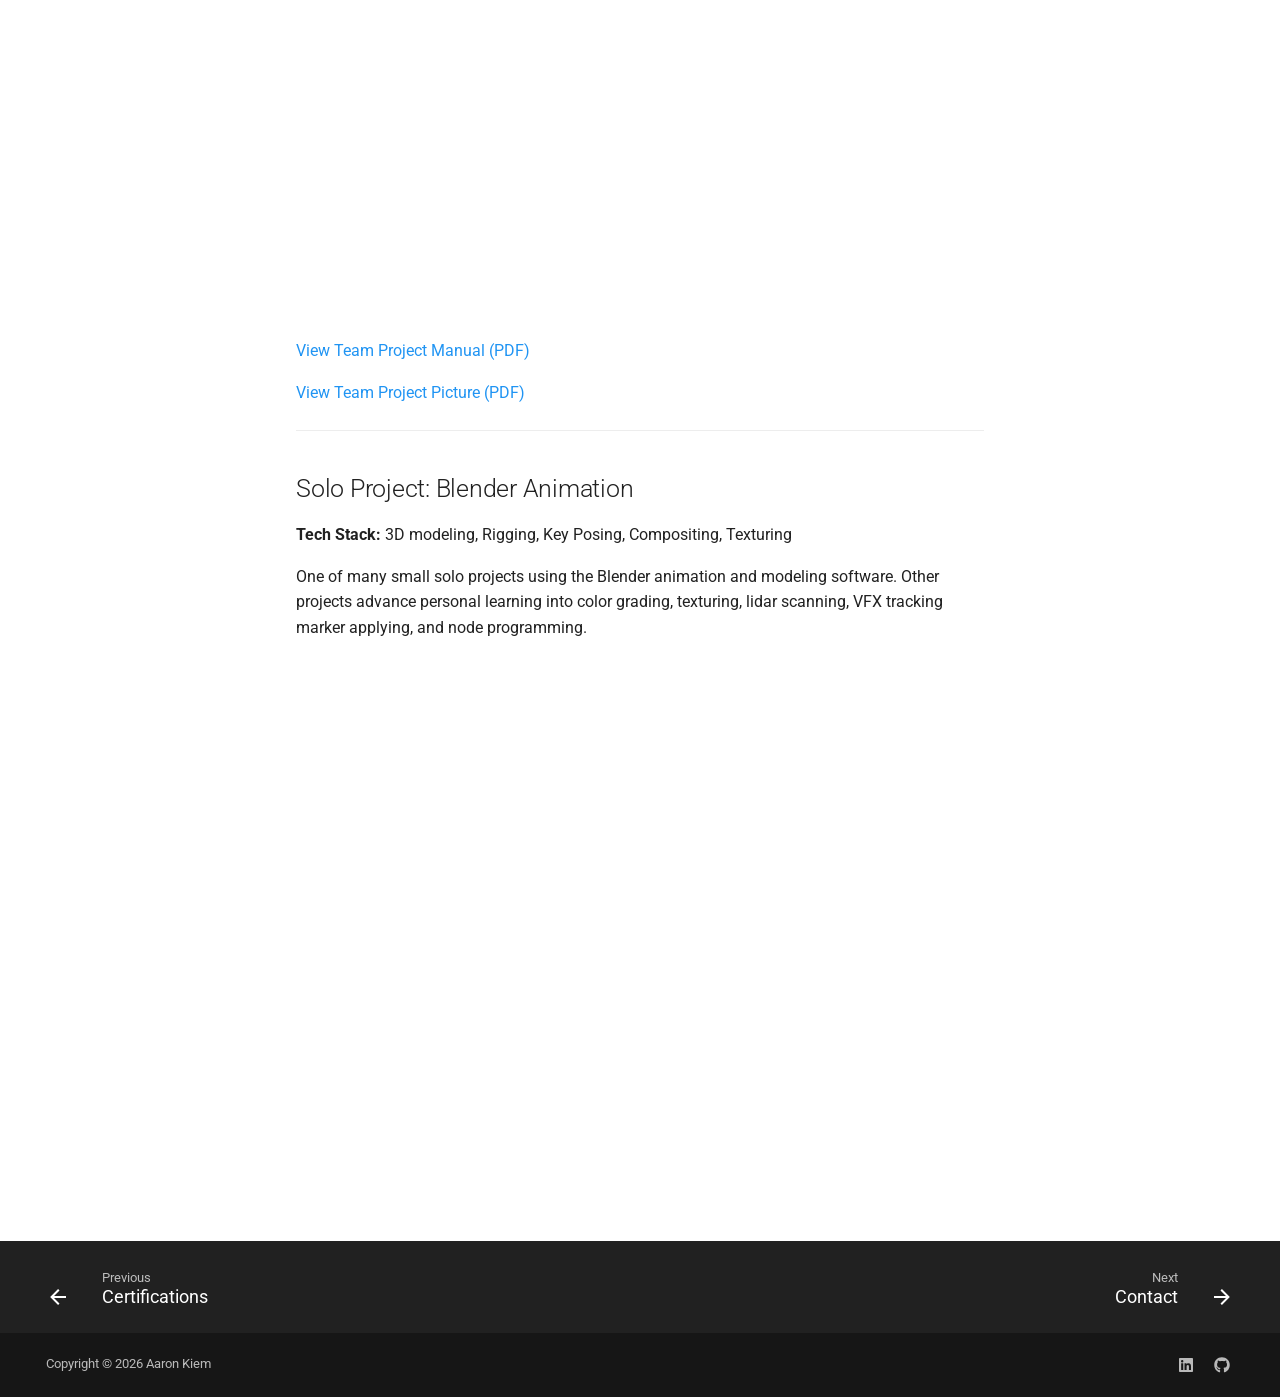
<file: 02-Projects/index.html>
<!DOCTYPE html><html lang="en" class="no-js"><head>
    
      <meta charset="utf-8">
      <meta name="viewport" content="width=device-width,initial-scale=1">
      
      
      
        <link rel="canonical" href="https://yourusername.github.io/02-Projects/">
      
      
        <link rel="prev" href="../01-Certifications/">
      
      
        <link rel="next" href="../03-Contact/">
      
      
        
      
      
      <link rel="icon" href="../assets/images/favicon.png">
      <meta name="generator" content="mkdocs-1.6.1, mkdocs-material-9.7.7">
    
    
      
        <title>Projects - Aaron Kiem — Career Site</title>
      
    
    
      <link rel="stylesheet" href="../assets/stylesheets/main.ec1eaa64.min.css">
      
        
        <link rel="stylesheet" href="../assets/stylesheets/palette.ab4e12ef.min.css">
      
      


    
    
      
    
    
      
        
        
        <link rel="preconnect" href="https://fonts.gstatic.com" crossorigin="">
        <link rel="stylesheet" href="https://fonts.googleapis.com/css?family=Roboto:300,300i,400,400i,700,700i%7CRoboto+Mono:400,400i,700,700i&amp;display=fallback">
        <style>:root{--md-text-font:"Roboto";--md-code-font:"Roboto Mono"}</style>
      
    
    
      <link rel="stylesheet" href="../stylesheets/extra.css">
    
    <script>__md_scope=new URL("..",location),__md_hash=e=>[...e].reduce(((e,_)=>(e<<5)-e+_.charCodeAt(0)),0),__md_get=(e,_=localStorage,t=__md_scope)=>JSON.parse(_.getItem(t.pathname+"."+e)),__md_set=(e,_,t=localStorage,a=__md_scope)=>{try{t.setItem(a.pathname+"."+e,JSON.stringify(_))}catch(e){}}</script>
    
      

    
    
  <link href="../assets/stylesheets/glightbox.min.css" rel="stylesheet"><script src="../assets/javascripts/glightbox.min.js"></script><style id="glightbox-style">
            html.glightbox-open { overflow: initial; height: 100%; }
            .gslide-title { margin-top: 0px; user-select: text; }
            .gslide-desc { color: #666; user-select: text; }
            .gslide-image img { background: white; }
            .gscrollbar-fixer { padding-right: 15px; }
            .gdesc-inner { font-size: 0.75rem; }
            body[data-md-color-scheme="slate"] .gdesc-inner { background: var(--md-default-bg-color); }
            body[data-md-color-scheme="slate"] .gslide-title { color: var(--md-default-fg-color); }
            body[data-md-color-scheme="slate"] .gslide-desc { color: var(--md-default-fg-color); }
        </style></head>
  
  
    
    
    
    
    
    <body dir="ltr" data-md-color-scheme="default" data-md-color-primary="blue" data-md-color-accent="indigo">
  
    
    <input class="md-toggle" data-md-toggle="drawer" type="checkbox" id="__drawer" autocomplete="off">
    <input class="md-toggle" data-md-toggle="search" type="checkbox" id="__search" autocomplete="off">
    <label class="md-overlay" for="__drawer"></label>
    <div data-md-component="skip">
      
        
        <a href="#projects" class="md-skip">
          Skip to content
        </a>
      
    </div>
    <div data-md-component="announce">
      
    </div>
    
    
      

  

<header class="md-header md-header--shadow md-header--lifted" data-md-component="header">
  <nav class="md-header__inner md-grid" aria-label="Header">
    <a href=".." title="Aaron Kiem — Career Site" class="md-header__button md-logo" aria-label="Aaron Kiem — Career Site" data-md-component="logo">
      
  
  <svg xmlns="http://www.w3.org/2000/svg" viewBox="0 0 24 24"><path d="M12 8a3 3 0 0 0 3-3 3 3 0 0 0-3-3 3 3 0 0 0-3 3 3 3 0 0 0 3 3m0 3.54C9.64 9.35 6.5 8 3 8v11c3.5 0 6.64 1.35 9 3.54 2.36-2.19 5.5-3.54 9-3.54V8c-3.5 0-6.64 1.35-9 3.54"></path></svg>

    </a>
    <label class="md-header__button md-icon" for="__drawer">
      
      <svg xmlns="http://www.w3.org/2000/svg" viewBox="0 0 24 24"><path d="M3 6h18v2H3zm0 5h18v2H3zm0 5h18v2H3z"></path></svg>
    </label>
    <div class="md-header__title" data-md-component="header-title">
      <div class="md-header__ellipsis">
        <div class="md-header__topic">
          <span class="md-ellipsis">
            Aaron Kiem — Career Site
          </span>
        </div>
        <div class="md-header__topic" data-md-component="header-topic">
          <span class="md-ellipsis">
            
              Projects
            
          </span>
        </div>
      </div>
    </div>
    
      
    
    
    
    
      
      
        <label class="md-header__button md-icon" for="__search">
          
          <svg xmlns="http://www.w3.org/2000/svg" viewBox="0 0 24 24"><path d="M9.5 3A6.5 6.5 0 0 1 16 9.5c0 1.61-.59 3.09-1.56 4.23l.27.27h.79l5 5-1.5 1.5-5-5v-.79l-.27-.27A6.52 6.52 0 0 1 9.5 16 6.5 6.5 0 0 1 3 9.5 6.5 6.5 0 0 1 9.5 3m0 2C7 5 5 7 5 9.5S7 14 9.5 14 14 12 14 9.5 12 5 9.5 5"></path></svg>
        </label>
        <div class="md-search" data-md-component="search" role="dialog">
  <label class="md-search__overlay" for="__search"></label>
  <div class="md-search__inner" role="search">
    <form class="md-search__form" name="search">
      <input type="text" class="md-search__input" name="query" aria-label="Search" placeholder="Search" autocapitalize="off" autocorrect="off" autocomplete="off" spellcheck="false" data-md-component="search-query" required="">
      <label class="md-search__icon md-icon" for="__search">
        
        <svg xmlns="http://www.w3.org/2000/svg" viewBox="0 0 24 24"><path d="M9.5 3A6.5 6.5 0 0 1 16 9.5c0 1.61-.59 3.09-1.56 4.23l.27.27h.79l5 5-1.5 1.5-5-5v-.79l-.27-.27A6.52 6.52 0 0 1 9.5 16 6.5 6.5 0 0 1 3 9.5 6.5 6.5 0 0 1 9.5 3m0 2C7 5 5 7 5 9.5S7 14 9.5 14 14 12 14 9.5 12 5 9.5 5"></path></svg>
        
        <svg xmlns="http://www.w3.org/2000/svg" viewBox="0 0 24 24"><path d="M20 11v2H8l5.5 5.5-1.42 1.42L4.16 12l7.92-7.92L13.5 5.5 8 11z"></path></svg>
      </label>
      <nav class="md-search__options" aria-label="Search">
        
        <button type="reset" class="md-search__icon md-icon" title="Clear" aria-label="Clear" tabindex="-1">
          
          <svg xmlns="http://www.w3.org/2000/svg" viewBox="0 0 24 24"><path d="M19 6.41 17.59 5 12 10.59 6.41 5 5 6.41 10.59 12 5 17.59 6.41 19 12 13.41 17.59 19 19 17.59 13.41 12z"></path></svg>
        </button>
      </nav>
      
    </form>
    <div class="md-search__output">
      <div class="md-search__scrollwrap" tabindex="0" data-md-scrollfix="">
        <div class="md-search-result" data-md-component="search-result">
          <div class="md-search-result__meta">
            Initializing search
          </div>
          <ol class="md-search-result__list" role="presentation"></ol>
        </div>
      </div>
    </div>
  </div>
</div>
      
    
    
      <div class="md-header__source">
        <a href="https://github.com/yourusername/yourusername.github.io" title="Go to repository" class="md-source" data-md-component="source">
  <div class="md-source__icon md-icon">
    
    <svg xmlns="http://www.w3.org/2000/svg" viewBox="0 0 448 512"><!--! Font Awesome Free 7.1.0 by @fontawesome - https://fontawesome.com License - https://fontawesome.com/license/free (Icons: CC BY 4.0, Fonts: SIL OFL 1.1, Code: MIT License) Copyright 2025 Fonticons, Inc.--><path d="M439.6 236.1 244 40.5c-5.4-5.5-12.8-8.5-20.4-8.5s-15 3-20.4 8.4L162.5 81l51.5 51.5c27.1-9.1 52.7 16.8 43.4 43.7l49.7 49.7c34.2-11.8 61.2 31 35.5 56.7-26.5 26.5-70.2-2.9-56-37.3L240.3 199v121.9c25.3 12.5 22.3 41.8 9.1 55-6.4 6.4-15.2 10.1-24.3 10.1s-17.8-3.6-24.3-10.1c-17.6-17.6-11.1-46.9 11.2-56v-123c-20.8-8.5-24.6-30.7-18.6-45L142.6 101 8.5 235.1C3 240.6 0 247.9 0 255.5s3 15 8.5 20.4l195.6 195.7c5.4 5.4 12.7 8.4 20.4 8.4s15-3 20.4-8.4l194.7-194.7c5.4-5.4 8.4-12.8 8.4-20.4s-3-15-8.4-20.4"></path></svg>
  </div>
  <div class="md-source__repository">
    GitHub
  </div>
</a>
      </div>
    
  </nav>
  
    
      
<nav class="md-tabs" aria-label="Tabs" data-md-component="tabs">
  <div class="md-grid">
    <ul class="md-tabs__list">
      
        
  
  
  
  
    <li class="md-tabs__item">
      <a href=".." class="md-tabs__link">
        
  
  
    
  
  Home

      </a>
    </li>
  

      
        
  
  
  
  
    
    
      <li class="md-tabs__item">
        <a href="../01-Certifications/" class="md-tabs__link">
          
  
  
    
  
  01 Certifications

        </a>
      </li>
    
  

      
        
  
  
  
    
  
  
    
    
      <li class="md-tabs__item md-tabs__item--active">
        <a href="./" class="md-tabs__link">
          
  
  
    
  
  02 Projects

        </a>
      </li>
    
  

      
        
  
  
  
  
    
    
      <li class="md-tabs__item">
        <a href="../03-Contact/" class="md-tabs__link">
          
  
  
    
  
  03 Contact

        </a>
      </li>
    
  

      
    </ul>
  </div>
</nav>
    
  
</header>
    
    <div class="md-container" data-md-component="container">
      
      
        
      
      <main class="md-main" data-md-component="main">
        <div class="md-main__inner md-grid">
          
            
              
              <div class="md-sidebar md-sidebar--primary" data-md-component="sidebar" data-md-type="navigation">
                <div class="md-sidebar__scrollwrap">
                  <div class="md-sidebar__inner">
                    


  


<nav class="md-nav md-nav--primary md-nav--lifted" aria-label="Navigation" data-md-level="0">
  <label class="md-nav__title" for="__drawer">
    <a href=".." title="Aaron Kiem — Career Site" class="md-nav__button md-logo" aria-label="Aaron Kiem — Career Site" data-md-component="logo">
      
  
  <svg xmlns="http://www.w3.org/2000/svg" viewBox="0 0 24 24"><path d="M12 8a3 3 0 0 0 3-3 3 3 0 0 0-3-3 3 3 0 0 0-3 3 3 3 0 0 0 3 3m0 3.54C9.64 9.35 6.5 8 3 8v11c3.5 0 6.64 1.35 9 3.54 2.36-2.19 5.5-3.54 9-3.54V8c-3.5 0-6.64 1.35-9 3.54"></path></svg>

    </a>
    Aaron Kiem — Career Site
  </label>
  
    <div class="md-nav__source">
      <a href="https://github.com/yourusername/yourusername.github.io" title="Go to repository" class="md-source" data-md-component="source">
  <div class="md-source__icon md-icon">
    
    <svg xmlns="http://www.w3.org/2000/svg" viewBox="0 0 448 512"><!--! Font Awesome Free 7.1.0 by @fontawesome - https://fontawesome.com License - https://fontawesome.com/license/free (Icons: CC BY 4.0, Fonts: SIL OFL 1.1, Code: MIT License) Copyright 2025 Fonticons, Inc.--><path d="M439.6 236.1 244 40.5c-5.4-5.5-12.8-8.5-20.4-8.5s-15 3-20.4 8.4L162.5 81l51.5 51.5c27.1-9.1 52.7 16.8 43.4 43.7l49.7 49.7c34.2-11.8 61.2 31 35.5 56.7-26.5 26.5-70.2-2.9-56-37.3L240.3 199v121.9c25.3 12.5 22.3 41.8 9.1 55-6.4 6.4-15.2 10.1-24.3 10.1s-17.8-3.6-24.3-10.1c-17.6-17.6-11.1-46.9 11.2-56v-123c-20.8-8.5-24.6-30.7-18.6-45L142.6 101 8.5 235.1C3 240.6 0 247.9 0 255.5s3 15 8.5 20.4l195.6 195.7c5.4 5.4 12.7 8.4 20.4 8.4s15-3 20.4-8.4l194.7-194.7c5.4-5.4 8.4-12.8 8.4-20.4s-3-15-8.4-20.4"></path></svg>
  </div>
  <div class="md-source__repository">
    GitHub
  </div>
</a>
    </div>
  
  <ul class="md-nav__list" data-md-scrollfix="">
    
      
      
  
  
  
  
    <li class="md-nav__item">
      <a href=".." class="md-nav__link">
        
  
  
  <span class="md-ellipsis">
    
  
    Home
  

    
  </span>
  
  

      </a>
    </li>
  

    
      
      
  
  
  
  
    
    
      
        
          
        
      
    
    
    
      
      
    
    
    <li class="md-nav__item md-nav__item--nested">
      
        
        
        <input class="md-nav__toggle md-toggle " type="checkbox" id="__nav_2">
        
          
          <div class="md-nav__link md-nav__container">
            <a href="../01-Certifications/" class="md-nav__link ">
              
  
  
  <span class="md-ellipsis">
    
  
    01 Certifications
  

    
  </span>
  
  

            </a>
            
          </div>
        
        <nav class="md-nav" data-md-level="1" aria-labelledby="__nav_2_label" aria-expanded="false">
          <label class="md-nav__title" for="__nav_2">
            <span class="md-nav__icon md-icon"></span>
            
  
    01 Certifications
  

          </label>
          <ul class="md-nav__list" data-md-scrollfix="">
            
              
            
          </ul>
        </nav>
      
    </li>
  

    
      
      
  
  
    
  
  
  
    
    
      
        
          
        
      
    
    
    
      
        
        
      
      
    
    
    <li class="md-nav__item md-nav__item--active md-nav__item--section md-nav__item--nested">
      
        
        
        <input class="md-nav__toggle md-toggle " type="checkbox" id="__nav_3" checked="">
        
          
          <div class="md-nav__link md-nav__container">
            <a href="./" class="md-nav__link md-nav__link--active">
              
  
  
  <span class="md-ellipsis">
    
  
    02 Projects
  

    
  </span>
  
  

            </a>
            
          </div>
        
        <nav class="md-nav" data-md-level="1" aria-labelledby="__nav_3_label" aria-expanded="true">
          <label class="md-nav__title" for="__nav_3">
            <span class="md-nav__icon md-icon"></span>
            
  
    02 Projects
  

          </label>
          <ul class="md-nav__list" data-md-scrollfix="">
            
              
            
          </ul>
        </nav>
      
    </li>
  

    
      
      
  
  
  
  
    
    
      
        
          
        
      
    
    
    
      
      
    
    
    <li class="md-nav__item md-nav__item--nested">
      
        
        
        <input class="md-nav__toggle md-toggle " type="checkbox" id="__nav_4">
        
          
          <div class="md-nav__link md-nav__container">
            <a href="../03-Contact/" class="md-nav__link ">
              
  
  
  <span class="md-ellipsis">
    
  
    03 Contact
  

    
  </span>
  
  

            </a>
            
          </div>
        
        <nav class="md-nav" data-md-level="1" aria-labelledby="__nav_4_label" aria-expanded="false">
          <label class="md-nav__title" for="__nav_4">
            <span class="md-nav__icon md-icon"></span>
            
  
    03 Contact
  

          </label>
          <ul class="md-nav__list" data-md-scrollfix="">
            
              
            
          </ul>
        </nav>
      
    </li>
  

    
  </ul>
</nav>
                  </div>
                </div>
              </div>
            
            
              
              <div class="md-sidebar md-sidebar--secondary" data-md-component="sidebar" data-md-type="toc">
                <div class="md-sidebar__scrollwrap">
                  <div class="md-sidebar__inner">
                    

<nav class="md-nav md-nav--secondary" aria-label="Table of contents">
  
  
  
    
  
  
    <label class="md-nav__title" for="__toc">
      <span class="md-nav__icon md-icon"></span>
      Table of contents
    </label>
    <ul class="md-nav__list" data-md-component="toc" data-md-scrollfix="">
      
        <li class="md-nav__item">
  <a href="#solidworks-bicycle" class="md-nav__link">
    <span class="md-ellipsis">
      
        SolidWorks Bicycle
      
    </span>
  </a>
  
</li>
      
        <li class="md-nav__item">
  <a href="#egr-314-project-pcb-metal-detection-system-for-an-exploration-rover" class="md-nav__link">
    <span class="md-ellipsis">
      
        EGR 314 Project: PCB metal detection system for an exploration rover
      
    </span>
  </a>
  
</li>
      
        <li class="md-nav__item">
  <a href="#egr-202-project-clap-light-system" class="md-nav__link">
    <span class="md-ellipsis">
      
        EGR 202 Project: Clap Light system
      
    </span>
  </a>
  
</li>
      
        <li class="md-nav__item">
  <a href="#egr-201-project-five-coded-lock-boxes" class="md-nav__link">
    <span class="md-ellipsis">
      
        EGR 201 Project: Five Coded Lock Boxes
      
    </span>
  </a>
  
</li>
      
        <li class="md-nav__item">
  <a href="#solo-project-blender-animation" class="md-nav__link">
    <span class="md-ellipsis">
      
        Solo Project: Blender Animation
      
    </span>
  </a>
  
</li>
      
    </ul>
  
</nav>
                  </div>
                </div>
              </div>
            
          
          
            <div class="md-content" data-md-component="content">
              
                



  


  <nav class="md-path" aria-label="Navigation">
    <ol class="md-path__list">
      
        
  
  
    <li class="md-path__item">
      <a href=".." class="md-path__link">
        
  <span class="md-ellipsis">
    Home
  </span>

      </a>
    </li>
  

      
      
        
  
  
    
    
      <li class="md-path__item">
        <a href="./" class="md-path__link">
          
  <span class="md-ellipsis">
    02 Projects
  </span>

        </a>
      </li>
    
  

      
    </ol>
  </nav>

              
              <article class="md-content__inner md-typeset">
                
                  


  
    <a href="https://github.com/yourusername/yourusername.github.io/edit/main/docs/02-Projects/index.md" title="Edit this page" class="md-content__button md-icon" rel="edit">
      
      <svg xmlns="http://www.w3.org/2000/svg" viewBox="0 0 24 24"><path d="M10 20H6V4h7v5h5v3.1l2-2V8l-6-6H6c-1.1 0-2 .9-2 2v16c0 1.1.9 2 2 2h4zm10.2-7c.1 0 .3.1.4.2l1.3 1.3c.2.2.2.6 0 .8l-1 1-2.1-2.1 1-1c.1-.1.2-.2.4-.2m0 3.9L14.1 23H12v-2.1l6.1-6.1z"></path></svg>
    </a>
  
  


<h1 id="projects">Projects</h1>
<h2 id="solidworks-bicycle">SolidWorks Bicycle</h2>
<p><strong>Tech Stack:</strong> SolidWorks 3d component modling, SolidWorks drawing, SolidWorks Assembly</p>
<p><a class="glightbox" data-type="image" data-width="auto" data-height="auto" href="Solidworks/Bicycle.png" data-desc-position="bottom"><img alt="Solidworks" src="Solidworks/Bicycle.png"></a></p>
<p><a href="Solidworks/Bicycle.pdf">View Project Result (PDF)</a></p>
<p><a href="Solidworks/Bicycle-Project.zip">Download Project (Zip)</a></p>
<p>Created individual components, drawing files, and assembled a complete bicycle in SolidWorks</p>
<hr>
<h2 id="egr-314-project-pcb-metal-detection-system-for-an-exploration-rover">EGR 314 Project: PCB metal detection system for an exploration rover</h2>
<p><strong>Tech Stack:</strong> Solidworks modeling, 3D printing, KiCAD circuit/PCB outlining, soldering, MPlab x IDE programming, Pic18f42k47, ESP32, multi-system connection</p>
<div style="max-width: 315px; margin: 0 auto;">
  <div style="position: relative; padding-bottom: 177.78%; height: 0;">
    <iframe src="https://www.youtube.com/embed/CgNYh9vksoY" title="YouTube video player" frameborder="0" allow="accelerometer; autoplay; clipboard-write; encrypted-media; gyroscope; picture-in-picture; web-share" allowfullscreen="" style="position: absolute; top: 0; left: 0; width: 100%; height: 100%;">
    </iframe>
  </div>
</div>

<p>Designed the metal detection system for the exploration rover using an LDC1101 inductance to digital converter. Success was limited due to design error and fixed through soldering. Result: system was working for short period, but failed across traveling period.</p>
<p><a href="https://aaronkiem.github.io/">View Individual Repo</a></p>
<p><a href="https://egr314-s-2026-202.github.io/">View Team Repo</a></p>
<hr>
<h2 id="egr-202-project-clap-light-system">EGR 202 Project: Clap Light system</h2>
<p><strong>Tech Stack:</strong> MPlab x IDE programming, breadboard, Pic18f42k47, multi-system connection</p>
<div style="max-width: 315px; margin: 0 auto;">
  <div style="position: relative; padding-bottom: 177.78%; height: 0;">
    <iframe src="https://www.youtube.com/embed/y6O_NVVPS9g" title="YouTube video player" frameborder="0" allow="accelerometer; autoplay; clipboard-write; encrypted-media; gyroscope; picture-in-picture; web-share" allowfullscreen="" style="position: absolute; top: 0; left: 0; width: 100%; height: 100%;">
    </iframe>
  </div>
</div>

<p>Designed the clap light sound toggle system using an CMEJ-4618-42-L177 electret microphone.</p>
<p><a href="https://aaronkiem.github.io/AaronKiem304-Old.github.io/">View Individual Repo</a></p>
<p><a href="https://asu-egr304-2025-f-204.github.io/">View Team Repo</a></p>
<hr>
<h2 id="egr-201-project-five-coded-lock-boxes">EGR 201 Project: Five Coded Lock Boxes</h2>
<p><strong>Tech Stack:</strong> Arduino programming, 3D modeling, 3D printing</p>
<p>Designed five 3D printed boxes and programmed Arduino to unlock independent box with corresponding pin code.</p>
<div style="max-width: 315px; margin: 0 auto;">
  <div style="position: relative; padding-bottom: 177.78%; height: 0;">
    <iframe src="https://www.youtube.com/embed/bMcC9g9C1c0" title="YouTube video player" frameborder="0" allow="accelerometer; autoplay; clipboard-write; encrypted-media; gyroscope; picture-in-picture; web-share" allowfullscreen="" style="position: absolute; top: 0; left: 0; width: 100%; height: 100%;">
    </iframe>
  </div>
</div>

<p><a href="Final-Report-Manual.pdf">View Team Project Manual (PDF)</a></p>
<p><a href="Final-Project-Demonstration.pdf">View Team Project Picture (PDF)</a></p>
<hr>
<h2 id="solo-project-blender-animation">Solo Project: Blender Animation</h2>
<p><strong>Tech Stack:</strong> 3D modeling, Rigging, Key Posing, Compositing, Texturing</p>
<p>One of many small solo projects using the Blender animation and modeling software. Other projects advance personal learning into color grading, texturing, lidar scanning, VFX tracking marker applying, and node programming.</p>
<div style="max-width: 315px; margin: 0 auto;">
  <div style="position: relative; padding-bottom: 177.78%; height: 0;">
    <iframe src="https://www.youtube.com/embed/LX3g3UL9CwE" title="YouTube video player" frameborder="0" allow="accelerometer; autoplay; clipboard-write; encrypted-media; gyroscope; picture-in-picture; web-share" allowfullscreen="" style="position: absolute; top: 0; left: 0; width: 100%; height: 100%;">
    </iframe>
  </div>
</div>







  
  






                
              </article>
            </div>
          
          
<script>var target=document.getElementById(location.hash.slice(1));target&&target.name&&(target.checked=target.name.startsWith("__tabbed_"))</script>
        </div>
        
          <button type="button" class="md-top md-icon" data-md-component="top" hidden="">
  
  <svg xmlns="http://www.w3.org/2000/svg" viewBox="0 0 24 24"><path d="M13 20h-2V8l-5.5 5.5-1.42-1.42L12 4.16l7.92 7.92-1.42 1.42L13 8z"></path></svg>
  Back to top
</button>
        
      </main>
      
        <footer class="md-footer">
  
    
      
      <nav class="md-footer__inner md-grid" aria-label="Footer">
        
          
          <a href="../01-Certifications/" class="md-footer__link md-footer__link--prev" aria-label="Previous: Certifications">
            <div class="md-footer__button md-icon">
              
              <svg xmlns="http://www.w3.org/2000/svg" viewBox="0 0 24 24"><path d="M20 11v2H8l5.5 5.5-1.42 1.42L4.16 12l7.92-7.92L13.5 5.5 8 11z"></path></svg>
            </div>
            <div class="md-footer__title">
              <span class="md-footer__direction">
                Previous
              </span>
              <div class="md-ellipsis">
                Certifications
              </div>
            </div>
          </a>
        
        
          
          <a href="../03-Contact/" class="md-footer__link md-footer__link--next" aria-label="Next: Contact">
            <div class="md-footer__title">
              <span class="md-footer__direction">
                Next
              </span>
              <div class="md-ellipsis">
                Contact
              </div>
            </div>
            <div class="md-footer__button md-icon">
              
              <svg xmlns="http://www.w3.org/2000/svg" viewBox="0 0 24 24"><path d="M4 11v2h12l-5.5 5.5 1.42 1.42L19.84 12l-7.92-7.92L10.5 5.5 16 11z"></path></svg>
            </div>
          </a>
        
      </nav>
    
  
  <div class="md-footer-meta md-typeset">
    <div class="md-footer-meta__inner md-grid">
      <div class="md-copyright">
  
    <div class="md-copyright__highlight">
      Copyright © 2026 Aaron Kiem
    </div>
  
  
</div>
      
        
<div class="md-social">
  
    
    
    
    
      
      
    
    <a href="https://linkedin.com/in/aaron-kiem" target="_blank" rel="noopener" title="linkedin.com" class="md-social__link">
      <svg xmlns="http://www.w3.org/2000/svg" viewBox="0 0 448 512"><!--! Font Awesome Free 7.1.0 by @fontawesome - https://fontawesome.com License - https://fontawesome.com/license/free (Icons: CC BY 4.0, Fonts: SIL OFL 1.1, Code: MIT License) Copyright 2025 Fonticons, Inc.--><path d="M416 32H31.9C14.3 32 0 46.5 0 64.3v383.4C0 465.5 14.3 480 31.9 480H416c17.6 0 32-14.5 32-32.3V64.3c0-17.8-14.4-32.3-32-32.3M135.4 416H69V202.2h66.5V416zM102.2 96a38.5 38.5 0 1 1 0 77 38.5 38.5 0 1 1 0-77m282.1 320h-66.4V312c0-24.8-.5-56.7-34.5-56.7-34.6 0-39.9 27-39.9 54.9V416h-66.4V202.2h63.7v29.2h.9c8.9-16.8 30.6-34.5 62.9-34.5 67.2 0 79.7 44.3 79.7 101.9z"></path></svg>
    </a>
  
    
    
    
    
      
      
    
    <a href="https://github.com/aaron09642" target="_blank" rel="noopener" title="github.com" class="md-social__link">
      <svg xmlns="http://www.w3.org/2000/svg" viewBox="0 0 512 512"><!--! Font Awesome Free 7.1.0 by @fontawesome - https://fontawesome.com License - https://fontawesome.com/license/free (Icons: CC BY 4.0, Fonts: SIL OFL 1.1, Code: MIT License) Copyright 2025 Fonticons, Inc.--><path d="M173.9 397.4c0 2-2.3 3.6-5.2 3.6-3.3.3-5.6-1.3-5.6-3.6 0-2 2.3-3.6 5.2-3.6 3-.3 5.6 1.3 5.6 3.6m-31.1-4.5c-.7 2 1.3 4.3 4.3 4.9 2.6 1 5.6 0 6.2-2s-1.3-4.3-4.3-5.2c-2.6-.7-5.5.3-6.2 2.3m44.2-1.7c-2.9.7-4.9 2.6-4.6 4.9.3 2 2.9 3.3 5.9 2.6 2.9-.7 4.9-2.6 4.6-4.6-.3-1.9-3-3.2-5.9-2.9M252.8 8C114.1 8 8 113.3 8 252c0 110.9 69.8 205.8 169.5 239.2 12.8 2.3 17.3-5.6 17.3-12.1 0-6.2-.3-40.4-.3-61.4 0 0-70 15-84.7-29.8 0 0-11.4-29.1-27.8-36.6 0 0-22.9-15.7 1.6-15.4 0 0 24.9 2 38.6 25.8 21.9 38.6 58.6 27.5 72.9 20.9 2.3-16 8.8-27.1 16-33.7-55.9-6.2-112.3-14.3-112.3-110.5 0-27.5 7.6-41.3 23.6-58.9-2.6-6.5-11.1-33.3 2.6-67.9 20.9-6.5 69 27 69 27 20-5.6 41.5-8.5 62.8-8.5s42.8 2.9 62.8 8.5c0 0 48.1-33.6 69-27 13.7 34.7 5.2 61.4 2.6 67.9 16 17.7 25.8 31.5 25.8 58.9 0 96.5-58.9 104.2-114.8 110.5 9.2 7.9 17 22.9 17 46.4 0 33.7-.3 75.4-.3 83.6 0 6.5 4.6 14.4 17.3 12.1C436.2 457.8 504 362.9 504 252 504 113.3 391.5 8 252.8 8M105.2 352.9c-1.3 1-1 3.3.7 5.2 1.6 1.6 3.9 2.3 5.2 1 1.3-1 1-3.3-.7-5.2-1.6-1.6-3.9-2.3-5.2-1m-10.8-8.1c-.7 1.3.3 2.9 2.3 3.9 1.6 1 3.6.7 4.3-.7.7-1.3-.3-2.9-2.3-3.9-2-.6-3.6-.3-4.3.7m32.4 35.6c-1.6 1.3-1 4.3 1.3 6.2 2.3 2.3 5.2 2.6 6.5 1 1.3-1.3.7-4.3-1.3-6.2-2.2-2.3-5.2-2.6-6.5-1m-11.4-14.7c-1.6 1-1.6 3.6 0 5.9s4.3 3.3 5.6 2.3c1.6-1.3 1.6-3.9 0-6.2-1.4-2.3-4-3.3-5.6-2"></path></svg>
    </a>
  
</div>
      
    </div>
  </div>
</footer>
      
    </div>
    <div class="md-dialog" data-md-component="dialog">
      <div class="md-dialog__inner md-typeset"></div>
    </div>
    
    
    
      
      
      <script id="__config" type="application/json">{"annotate": null, "base": "..", "features": ["navigation.tabs", "navigation.tabs.sticky", "toc.follow", "navigation.top", "navigation.path", "navigation.indexes", "content.action.edit", "navigation.footer"], "search": "../assets/javascripts/workers/search.2c215733.min.js", "tags": null, "translations": {"clipboard.copied": "Copied to clipboard", "clipboard.copy": "Copy to clipboard", "search.result.more.one": "1 more on this page", "search.result.more.other": "# more on this page", "search.result.none": "No matching documents", "search.result.one": "1 matching document", "search.result.other": "# matching documents", "search.result.placeholder": "Type to start searching", "search.result.term.missing": "Missing", "select.version": "Select version"}, "version": null}</script>
    
    
      <script src="../assets/javascripts/bundle.d7400e89.min.js"></script>
      
    
  
<script id="init-glightbox">const lightbox = GLightbox({"touchNavigation": true, "loop": false, "zoomable": true, "draggable": true, "openEffect": "zoom", "closeEffect": "zoom", "slideEffect": "slide"});
document$.subscribe(()=>{ lightbox.reload(); });
</script></body></html>
</file>
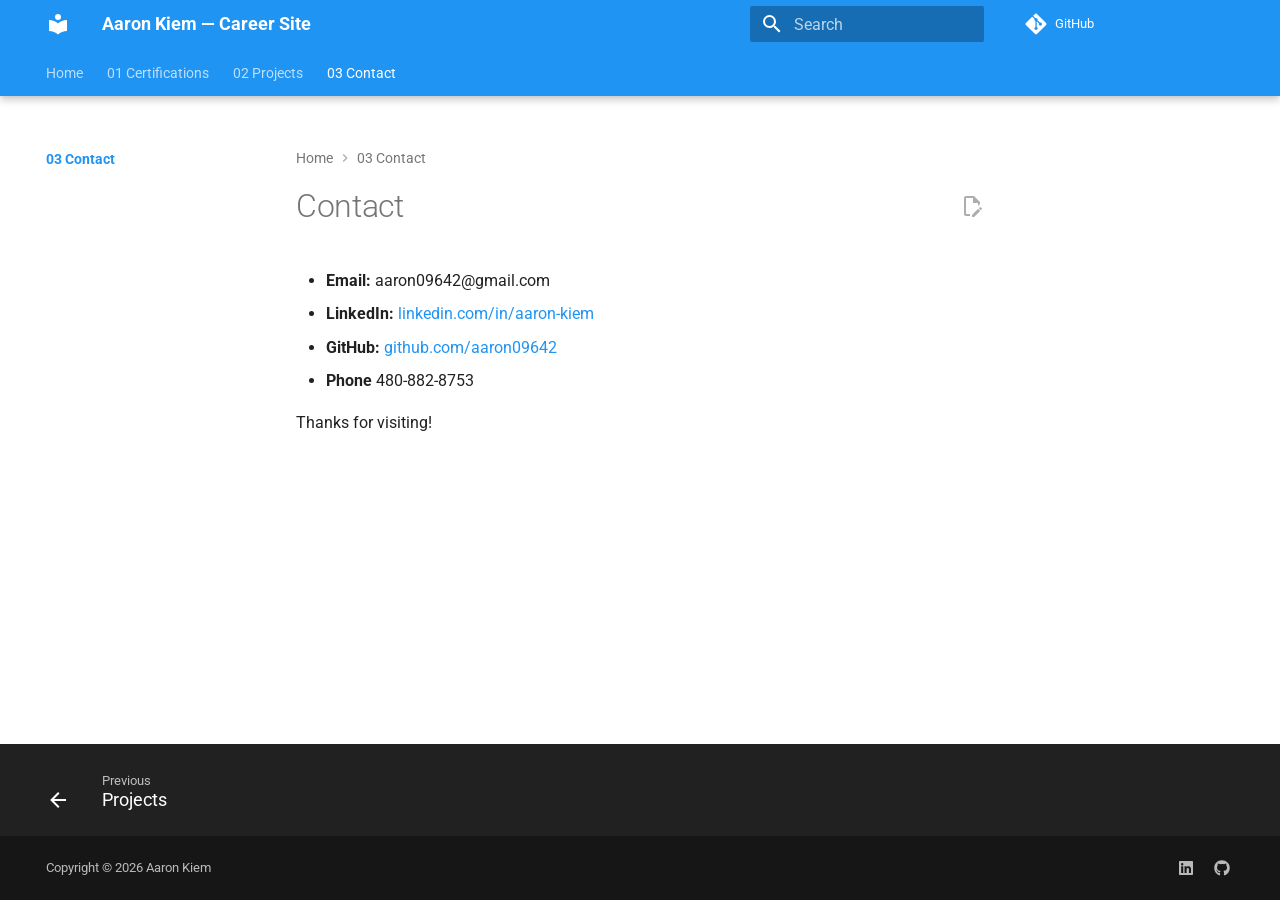
<file: 03-Contact/index.html>
<!DOCTYPE html><html lang="en" class="no-js"><head>
    
      <meta charset="utf-8">
      <meta name="viewport" content="width=device-width,initial-scale=1">
      
      
      
        <link rel="canonical" href="https://yourusername.github.io/03-Contact/">
      
      
        <link rel="prev" href="../02-Projects/">
      
      
      
        
      
      
      <link rel="icon" href="../assets/images/favicon.png">
      <meta name="generator" content="mkdocs-1.6.1, mkdocs-material-9.7.7">
    
    
      
        <title>Contact - Aaron Kiem — Career Site</title>
      
    
    
      <link rel="stylesheet" href="../assets/stylesheets/main.ec1eaa64.min.css">
      
        
        <link rel="stylesheet" href="../assets/stylesheets/palette.ab4e12ef.min.css">
      
      


    
    
      
    
    
      
        
        
        <link rel="preconnect" href="https://fonts.gstatic.com" crossorigin="">
        <link rel="stylesheet" href="https://fonts.googleapis.com/css?family=Roboto:300,300i,400,400i,700,700i%7CRoboto+Mono:400,400i,700,700i&amp;display=fallback">
        <style>:root{--md-text-font:"Roboto";--md-code-font:"Roboto Mono"}</style>
      
    
    
      <link rel="stylesheet" href="../stylesheets/extra.css">
    
    <script>__md_scope=new URL("..",location),__md_hash=e=>[...e].reduce(((e,_)=>(e<<5)-e+_.charCodeAt(0)),0),__md_get=(e,_=localStorage,t=__md_scope)=>JSON.parse(_.getItem(t.pathname+"."+e)),__md_set=(e,_,t=localStorage,a=__md_scope)=>{try{t.setItem(a.pathname+"."+e,JSON.stringify(_))}catch(e){}}</script>
    
      

    
    
  <link href="../assets/stylesheets/glightbox.min.css" rel="stylesheet"><script src="../assets/javascripts/glightbox.min.js"></script><style id="glightbox-style">
            html.glightbox-open { overflow: initial; height: 100%; }
            .gslide-title { margin-top: 0px; user-select: text; }
            .gslide-desc { color: #666; user-select: text; }
            .gslide-image img { background: white; }
            .gscrollbar-fixer { padding-right: 15px; }
            .gdesc-inner { font-size: 0.75rem; }
            body[data-md-color-scheme="slate"] .gdesc-inner { background: var(--md-default-bg-color); }
            body[data-md-color-scheme="slate"] .gslide-title { color: var(--md-default-fg-color); }
            body[data-md-color-scheme="slate"] .gslide-desc { color: var(--md-default-fg-color); }
        </style></head>
  
  
    
    
    
    
    
    <body dir="ltr" data-md-color-scheme="default" data-md-color-primary="blue" data-md-color-accent="indigo">
  
    
    <input class="md-toggle" data-md-toggle="drawer" type="checkbox" id="__drawer" autocomplete="off">
    <input class="md-toggle" data-md-toggle="search" type="checkbox" id="__search" autocomplete="off">
    <label class="md-overlay" for="__drawer"></label>
    <div data-md-component="skip">
      
        
        <a href="#contact" class="md-skip">
          Skip to content
        </a>
      
    </div>
    <div data-md-component="announce">
      
    </div>
    
    
      

  

<header class="md-header md-header--shadow md-header--lifted" data-md-component="header">
  <nav class="md-header__inner md-grid" aria-label="Header">
    <a href=".." title="Aaron Kiem — Career Site" class="md-header__button md-logo" aria-label="Aaron Kiem — Career Site" data-md-component="logo">
      
  
  <svg xmlns="http://www.w3.org/2000/svg" viewBox="0 0 24 24"><path d="M12 8a3 3 0 0 0 3-3 3 3 0 0 0-3-3 3 3 0 0 0-3 3 3 3 0 0 0 3 3m0 3.54C9.64 9.35 6.5 8 3 8v11c3.5 0 6.64 1.35 9 3.54 2.36-2.19 5.5-3.54 9-3.54V8c-3.5 0-6.64 1.35-9 3.54"></path></svg>

    </a>
    <label class="md-header__button md-icon" for="__drawer">
      
      <svg xmlns="http://www.w3.org/2000/svg" viewBox="0 0 24 24"><path d="M3 6h18v2H3zm0 5h18v2H3zm0 5h18v2H3z"></path></svg>
    </label>
    <div class="md-header__title" data-md-component="header-title">
      <div class="md-header__ellipsis">
        <div class="md-header__topic">
          <span class="md-ellipsis">
            Aaron Kiem — Career Site
          </span>
        </div>
        <div class="md-header__topic" data-md-component="header-topic">
          <span class="md-ellipsis">
            
              Contact
            
          </span>
        </div>
      </div>
    </div>
    
      
    
    
    
    
      
      
        <label class="md-header__button md-icon" for="__search">
          
          <svg xmlns="http://www.w3.org/2000/svg" viewBox="0 0 24 24"><path d="M9.5 3A6.5 6.5 0 0 1 16 9.5c0 1.61-.59 3.09-1.56 4.23l.27.27h.79l5 5-1.5 1.5-5-5v-.79l-.27-.27A6.52 6.52 0 0 1 9.5 16 6.5 6.5 0 0 1 3 9.5 6.5 6.5 0 0 1 9.5 3m0 2C7 5 5 7 5 9.5S7 14 9.5 14 14 12 14 9.5 12 5 9.5 5"></path></svg>
        </label>
        <div class="md-search" data-md-component="search" role="dialog">
  <label class="md-search__overlay" for="__search"></label>
  <div class="md-search__inner" role="search">
    <form class="md-search__form" name="search">
      <input type="text" class="md-search__input" name="query" aria-label="Search" placeholder="Search" autocapitalize="off" autocorrect="off" autocomplete="off" spellcheck="false" data-md-component="search-query" required="">
      <label class="md-search__icon md-icon" for="__search">
        
        <svg xmlns="http://www.w3.org/2000/svg" viewBox="0 0 24 24"><path d="M9.5 3A6.5 6.5 0 0 1 16 9.5c0 1.61-.59 3.09-1.56 4.23l.27.27h.79l5 5-1.5 1.5-5-5v-.79l-.27-.27A6.52 6.52 0 0 1 9.5 16 6.5 6.5 0 0 1 3 9.5 6.5 6.5 0 0 1 9.5 3m0 2C7 5 5 7 5 9.5S7 14 9.5 14 14 12 14 9.5 12 5 9.5 5"></path></svg>
        
        <svg xmlns="http://www.w3.org/2000/svg" viewBox="0 0 24 24"><path d="M20 11v2H8l5.5 5.5-1.42 1.42L4.16 12l7.92-7.92L13.5 5.5 8 11z"></path></svg>
      </label>
      <nav class="md-search__options" aria-label="Search">
        
        <button type="reset" class="md-search__icon md-icon" title="Clear" aria-label="Clear" tabindex="-1">
          
          <svg xmlns="http://www.w3.org/2000/svg" viewBox="0 0 24 24"><path d="M19 6.41 17.59 5 12 10.59 6.41 5 5 6.41 10.59 12 5 17.59 6.41 19 12 13.41 17.59 19 19 17.59 13.41 12z"></path></svg>
        </button>
      </nav>
      
    </form>
    <div class="md-search__output">
      <div class="md-search__scrollwrap" tabindex="0" data-md-scrollfix="">
        <div class="md-search-result" data-md-component="search-result">
          <div class="md-search-result__meta">
            Initializing search
          </div>
          <ol class="md-search-result__list" role="presentation"></ol>
        </div>
      </div>
    </div>
  </div>
</div>
      
    
    
      <div class="md-header__source">
        <a href="https://github.com/yourusername/yourusername.github.io" title="Go to repository" class="md-source" data-md-component="source">
  <div class="md-source__icon md-icon">
    
    <svg xmlns="http://www.w3.org/2000/svg" viewBox="0 0 448 512"><!--! Font Awesome Free 7.1.0 by @fontawesome - https://fontawesome.com License - https://fontawesome.com/license/free (Icons: CC BY 4.0, Fonts: SIL OFL 1.1, Code: MIT License) Copyright 2025 Fonticons, Inc.--><path d="M439.6 236.1 244 40.5c-5.4-5.5-12.8-8.5-20.4-8.5s-15 3-20.4 8.4L162.5 81l51.5 51.5c27.1-9.1 52.7 16.8 43.4 43.7l49.7 49.7c34.2-11.8 61.2 31 35.5 56.7-26.5 26.5-70.2-2.9-56-37.3L240.3 199v121.9c25.3 12.5 22.3 41.8 9.1 55-6.4 6.4-15.2 10.1-24.3 10.1s-17.8-3.6-24.3-10.1c-17.6-17.6-11.1-46.9 11.2-56v-123c-20.8-8.5-24.6-30.7-18.6-45L142.6 101 8.5 235.1C3 240.6 0 247.9 0 255.5s3 15 8.5 20.4l195.6 195.7c5.4 5.4 12.7 8.4 20.4 8.4s15-3 20.4-8.4l194.7-194.7c5.4-5.4 8.4-12.8 8.4-20.4s-3-15-8.4-20.4"></path></svg>
  </div>
  <div class="md-source__repository">
    GitHub
  </div>
</a>
      </div>
    
  </nav>
  
    
      
<nav class="md-tabs" aria-label="Tabs" data-md-component="tabs">
  <div class="md-grid">
    <ul class="md-tabs__list">
      
        
  
  
  
  
    <li class="md-tabs__item">
      <a href=".." class="md-tabs__link">
        
  
  
    
  
  Home

      </a>
    </li>
  

      
        
  
  
  
  
    
    
      <li class="md-tabs__item">
        <a href="../01-Certifications/" class="md-tabs__link">
          
  
  
    
  
  01 Certifications

        </a>
      </li>
    
  

      
        
  
  
  
  
    
    
      <li class="md-tabs__item">
        <a href="../02-Projects/" class="md-tabs__link">
          
  
  
    
  
  02 Projects

        </a>
      </li>
    
  

      
        
  
  
  
    
  
  
    
    
      <li class="md-tabs__item md-tabs__item--active">
        <a href="./" class="md-tabs__link">
          
  
  
    
  
  03 Contact

        </a>
      </li>
    
  

      
    </ul>
  </div>
</nav>
    
  
</header>
    
    <div class="md-container" data-md-component="container">
      
      
        
      
      <main class="md-main" data-md-component="main">
        <div class="md-main__inner md-grid">
          
            
              
              <div class="md-sidebar md-sidebar--primary" data-md-component="sidebar" data-md-type="navigation">
                <div class="md-sidebar__scrollwrap">
                  <div class="md-sidebar__inner">
                    


  


<nav class="md-nav md-nav--primary md-nav--lifted" aria-label="Navigation" data-md-level="0">
  <label class="md-nav__title" for="__drawer">
    <a href=".." title="Aaron Kiem — Career Site" class="md-nav__button md-logo" aria-label="Aaron Kiem — Career Site" data-md-component="logo">
      
  
  <svg xmlns="http://www.w3.org/2000/svg" viewBox="0 0 24 24"><path d="M12 8a3 3 0 0 0 3-3 3 3 0 0 0-3-3 3 3 0 0 0-3 3 3 3 0 0 0 3 3m0 3.54C9.64 9.35 6.5 8 3 8v11c3.5 0 6.64 1.35 9 3.54 2.36-2.19 5.5-3.54 9-3.54V8c-3.5 0-6.64 1.35-9 3.54"></path></svg>

    </a>
    Aaron Kiem — Career Site
  </label>
  
    <div class="md-nav__source">
      <a href="https://github.com/yourusername/yourusername.github.io" title="Go to repository" class="md-source" data-md-component="source">
  <div class="md-source__icon md-icon">
    
    <svg xmlns="http://www.w3.org/2000/svg" viewBox="0 0 448 512"><!--! Font Awesome Free 7.1.0 by @fontawesome - https://fontawesome.com License - https://fontawesome.com/license/free (Icons: CC BY 4.0, Fonts: SIL OFL 1.1, Code: MIT License) Copyright 2025 Fonticons, Inc.--><path d="M439.6 236.1 244 40.5c-5.4-5.5-12.8-8.5-20.4-8.5s-15 3-20.4 8.4L162.5 81l51.5 51.5c27.1-9.1 52.7 16.8 43.4 43.7l49.7 49.7c34.2-11.8 61.2 31 35.5 56.7-26.5 26.5-70.2-2.9-56-37.3L240.3 199v121.9c25.3 12.5 22.3 41.8 9.1 55-6.4 6.4-15.2 10.1-24.3 10.1s-17.8-3.6-24.3-10.1c-17.6-17.6-11.1-46.9 11.2-56v-123c-20.8-8.5-24.6-30.7-18.6-45L142.6 101 8.5 235.1C3 240.6 0 247.9 0 255.5s3 15 8.5 20.4l195.6 195.7c5.4 5.4 12.7 8.4 20.4 8.4s15-3 20.4-8.4l194.7-194.7c5.4-5.4 8.4-12.8 8.4-20.4s-3-15-8.4-20.4"></path></svg>
  </div>
  <div class="md-source__repository">
    GitHub
  </div>
</a>
    </div>
  
  <ul class="md-nav__list" data-md-scrollfix="">
    
      
      
  
  
  
  
    <li class="md-nav__item">
      <a href=".." class="md-nav__link">
        
  
  
  <span class="md-ellipsis">
    
  
    Home
  

    
  </span>
  
  

      </a>
    </li>
  

    
      
      
  
  
  
  
    
    
      
        
          
        
      
    
    
    
      
      
    
    
    <li class="md-nav__item md-nav__item--nested">
      
        
        
        <input class="md-nav__toggle md-toggle " type="checkbox" id="__nav_2">
        
          
          <div class="md-nav__link md-nav__container">
            <a href="../01-Certifications/" class="md-nav__link ">
              
  
  
  <span class="md-ellipsis">
    
  
    01 Certifications
  

    
  </span>
  
  

            </a>
            
          </div>
        
        <nav class="md-nav" data-md-level="1" aria-labelledby="__nav_2_label" aria-expanded="false">
          <label class="md-nav__title" for="__nav_2">
            <span class="md-nav__icon md-icon"></span>
            
  
    01 Certifications
  

          </label>
          <ul class="md-nav__list" data-md-scrollfix="">
            
              
            
          </ul>
        </nav>
      
    </li>
  

    
      
      
  
  
  
  
    
    
      
        
          
        
      
    
    
    
      
      
    
    
    <li class="md-nav__item md-nav__item--nested">
      
        
        
        <input class="md-nav__toggle md-toggle " type="checkbox" id="__nav_3">
        
          
          <div class="md-nav__link md-nav__container">
            <a href="../02-Projects/" class="md-nav__link ">
              
  
  
  <span class="md-ellipsis">
    
  
    02 Projects
  

    
  </span>
  
  

            </a>
            
          </div>
        
        <nav class="md-nav" data-md-level="1" aria-labelledby="__nav_3_label" aria-expanded="false">
          <label class="md-nav__title" for="__nav_3">
            <span class="md-nav__icon md-icon"></span>
            
  
    02 Projects
  

          </label>
          <ul class="md-nav__list" data-md-scrollfix="">
            
              
            
          </ul>
        </nav>
      
    </li>
  

    
      
      
  
  
    
  
  
  
    
    
      
        
          
        
      
    
    
    
      
        
        
      
      
    
    
    <li class="md-nav__item md-nav__item--active md-nav__item--section md-nav__item--nested">
      
        
        
        <input class="md-nav__toggle md-toggle " type="checkbox" id="__nav_4" checked="">
        
          
          <div class="md-nav__link md-nav__container">
            <a href="./" class="md-nav__link md-nav__link--active">
              
  
  
  <span class="md-ellipsis">
    
  
    03 Contact
  

    
  </span>
  
  

            </a>
            
          </div>
        
        <nav class="md-nav" data-md-level="1" aria-labelledby="__nav_4_label" aria-expanded="true">
          <label class="md-nav__title" for="__nav_4">
            <span class="md-nav__icon md-icon"></span>
            
  
    03 Contact
  

          </label>
          <ul class="md-nav__list" data-md-scrollfix="">
            
              
            
          </ul>
        </nav>
      
    </li>
  

    
  </ul>
</nav>
                  </div>
                </div>
              </div>
            
            
              
              <div class="md-sidebar md-sidebar--secondary" data-md-component="sidebar" data-md-type="toc">
                <div class="md-sidebar__scrollwrap">
                  <div class="md-sidebar__inner">
                    

<nav class="md-nav md-nav--secondary" aria-label="Table of contents">
  
  
  
    
  
  
</nav>
                  </div>
                </div>
              </div>
            
          
          
            <div class="md-content" data-md-component="content">
              
                



  


  <nav class="md-path" aria-label="Navigation">
    <ol class="md-path__list">
      
        
  
  
    <li class="md-path__item">
      <a href=".." class="md-path__link">
        
  <span class="md-ellipsis">
    Home
  </span>

      </a>
    </li>
  

      
      
        
  
  
    
    
      <li class="md-path__item">
        <a href="./" class="md-path__link">
          
  <span class="md-ellipsis">
    03 Contact
  </span>

        </a>
      </li>
    
  

      
    </ol>
  </nav>

              
              <article class="md-content__inner md-typeset">
                
                  


  
    <a href="https://github.com/yourusername/yourusername.github.io/edit/main/docs/03-Contact/index.md" title="Edit this page" class="md-content__button md-icon" rel="edit">
      
      <svg xmlns="http://www.w3.org/2000/svg" viewBox="0 0 24 24"><path d="M10 20H6V4h7v5h5v3.1l2-2V8l-6-6H6c-1.1 0-2 .9-2 2v16c0 1.1.9 2 2 2h4zm10.2-7c.1 0 .3.1.4.2l1.3 1.3c.2.2.2.6 0 .8l-1 1-2.1-2.1 1-1c.1-.1.2-.2.4-.2m0 3.9L14.1 23H12v-2.1l6.1-6.1z"></path></svg>
    </a>
  
  


<h1 id="contact">Contact</h1>
<ul>
<li><strong>Email:</strong> aaron09642@gmail.com</li>
<li><strong>LinkedIn:</strong> <a href="https://linkedin.com/in/aaron-kiem">linkedin.com/in/aaron-kiem</a></li>
<li><strong>GitHub:</strong> <a href="https://github.com/aaron09642">github.com/aaron09642</a></li>
<li><strong>Phone</strong> 480-882-8753</li>
</ul>
<p>Thanks for visiting!</p>







  
  






                
              </article>
            </div>
          
          
<script>var target=document.getElementById(location.hash.slice(1));target&&target.name&&(target.checked=target.name.startsWith("__tabbed_"))</script>
        </div>
        
          <button type="button" class="md-top md-icon" data-md-component="top" hidden="">
  
  <svg xmlns="http://www.w3.org/2000/svg" viewBox="0 0 24 24"><path d="M13 20h-2V8l-5.5 5.5-1.42-1.42L12 4.16l7.92 7.92-1.42 1.42L13 8z"></path></svg>
  Back to top
</button>
        
      </main>
      
        <footer class="md-footer">
  
    
      
      <nav class="md-footer__inner md-grid" aria-label="Footer">
        
          
          <a href="../02-Projects/" class="md-footer__link md-footer__link--prev" aria-label="Previous: Projects">
            <div class="md-footer__button md-icon">
              
              <svg xmlns="http://www.w3.org/2000/svg" viewBox="0 0 24 24"><path d="M20 11v2H8l5.5 5.5-1.42 1.42L4.16 12l7.92-7.92L13.5 5.5 8 11z"></path></svg>
            </div>
            <div class="md-footer__title">
              <span class="md-footer__direction">
                Previous
              </span>
              <div class="md-ellipsis">
                Projects
              </div>
            </div>
          </a>
        
        
      </nav>
    
  
  <div class="md-footer-meta md-typeset">
    <div class="md-footer-meta__inner md-grid">
      <div class="md-copyright">
  
    <div class="md-copyright__highlight">
      Copyright © 2026 Aaron Kiem
    </div>
  
  
</div>
      
        
<div class="md-social">
  
    
    
    
    
      
      
    
    <a href="https://linkedin.com/in/aaron-kiem" target="_blank" rel="noopener" title="linkedin.com" class="md-social__link">
      <svg xmlns="http://www.w3.org/2000/svg" viewBox="0 0 448 512"><!--! Font Awesome Free 7.1.0 by @fontawesome - https://fontawesome.com License - https://fontawesome.com/license/free (Icons: CC BY 4.0, Fonts: SIL OFL 1.1, Code: MIT License) Copyright 2025 Fonticons, Inc.--><path d="M416 32H31.9C14.3 32 0 46.5 0 64.3v383.4C0 465.5 14.3 480 31.9 480H416c17.6 0 32-14.5 32-32.3V64.3c0-17.8-14.4-32.3-32-32.3M135.4 416H69V202.2h66.5V416zM102.2 96a38.5 38.5 0 1 1 0 77 38.5 38.5 0 1 1 0-77m282.1 320h-66.4V312c0-24.8-.5-56.7-34.5-56.7-34.6 0-39.9 27-39.9 54.9V416h-66.4V202.2h63.7v29.2h.9c8.9-16.8 30.6-34.5 62.9-34.5 67.2 0 79.7 44.3 79.7 101.9z"></path></svg>
    </a>
  
    
    
    
    
      
      
    
    <a href="https://github.com/aaron09642" target="_blank" rel="noopener" title="github.com" class="md-social__link">
      <svg xmlns="http://www.w3.org/2000/svg" viewBox="0 0 512 512"><!--! Font Awesome Free 7.1.0 by @fontawesome - https://fontawesome.com License - https://fontawesome.com/license/free (Icons: CC BY 4.0, Fonts: SIL OFL 1.1, Code: MIT License) Copyright 2025 Fonticons, Inc.--><path d="M173.9 397.4c0 2-2.3 3.6-5.2 3.6-3.3.3-5.6-1.3-5.6-3.6 0-2 2.3-3.6 5.2-3.6 3-.3 5.6 1.3 5.6 3.6m-31.1-4.5c-.7 2 1.3 4.3 4.3 4.9 2.6 1 5.6 0 6.2-2s-1.3-4.3-4.3-5.2c-2.6-.7-5.5.3-6.2 2.3m44.2-1.7c-2.9.7-4.9 2.6-4.6 4.9.3 2 2.9 3.3 5.9 2.6 2.9-.7 4.9-2.6 4.6-4.6-.3-1.9-3-3.2-5.9-2.9M252.8 8C114.1 8 8 113.3 8 252c0 110.9 69.8 205.8 169.5 239.2 12.8 2.3 17.3-5.6 17.3-12.1 0-6.2-.3-40.4-.3-61.4 0 0-70 15-84.7-29.8 0 0-11.4-29.1-27.8-36.6 0 0-22.9-15.7 1.6-15.4 0 0 24.9 2 38.6 25.8 21.9 38.6 58.6 27.5 72.9 20.9 2.3-16 8.8-27.1 16-33.7-55.9-6.2-112.3-14.3-112.3-110.5 0-27.5 7.6-41.3 23.6-58.9-2.6-6.5-11.1-33.3 2.6-67.9 20.9-6.5 69 27 69 27 20-5.6 41.5-8.5 62.8-8.5s42.8 2.9 62.8 8.5c0 0 48.1-33.6 69-27 13.7 34.7 5.2 61.4 2.6 67.9 16 17.7 25.8 31.5 25.8 58.9 0 96.5-58.9 104.2-114.8 110.5 9.2 7.9 17 22.9 17 46.4 0 33.7-.3 75.4-.3 83.6 0 6.5 4.6 14.4 17.3 12.1C436.2 457.8 504 362.9 504 252 504 113.3 391.5 8 252.8 8M105.2 352.9c-1.3 1-1 3.3.7 5.2 1.6 1.6 3.9 2.3 5.2 1 1.3-1 1-3.3-.7-5.2-1.6-1.6-3.9-2.3-5.2-1m-10.8-8.1c-.7 1.3.3 2.9 2.3 3.9 1.6 1 3.6.7 4.3-.7.7-1.3-.3-2.9-2.3-3.9-2-.6-3.6-.3-4.3.7m32.4 35.6c-1.6 1.3-1 4.3 1.3 6.2 2.3 2.3 5.2 2.6 6.5 1 1.3-1.3.7-4.3-1.3-6.2-2.2-2.3-5.2-2.6-6.5-1m-11.4-14.7c-1.6 1-1.6 3.6 0 5.9s4.3 3.3 5.6 2.3c1.6-1.3 1.6-3.9 0-6.2-1.4-2.3-4-3.3-5.6-2"></path></svg>
    </a>
  
</div>
      
    </div>
  </div>
</footer>
      
    </div>
    <div class="md-dialog" data-md-component="dialog">
      <div class="md-dialog__inner md-typeset"></div>
    </div>
    
    
    
      
      
      <script id="__config" type="application/json">{"annotate": null, "base": "..", "features": ["navigation.tabs", "navigation.tabs.sticky", "toc.follow", "navigation.top", "navigation.path", "navigation.indexes", "content.action.edit", "navigation.footer"], "search": "../assets/javascripts/workers/search.2c215733.min.js", "tags": null, "translations": {"clipboard.copied": "Copied to clipboard", "clipboard.copy": "Copy to clipboard", "search.result.more.one": "1 more on this page", "search.result.more.other": "# more on this page", "search.result.none": "No matching documents", "search.result.one": "1 matching document", "search.result.other": "# matching documents", "search.result.placeholder": "Type to start searching", "search.result.term.missing": "Missing", "select.version": "Select version"}, "version": null}</script>
    
    
      <script src="../assets/javascripts/bundle.d7400e89.min.js"></script>
      
    
  
<script id="init-glightbox">const lightbox = GLightbox({"touchNavigation": true, "loop": false, "zoomable": true, "draggable": true, "openEffect": "zoom", "closeEffect": "zoom", "slideEffect": "slide"});
document$.subscribe(()=>{ lightbox.reload(); });
</script></body></html>
</file>
<file: stylesheets/extra.css>
/* Add any custom CSS tweaks here — spacing, fonts, colors, etc. */
</file>
<file: assets/stylesheets/main.ec1eaa64.min.css>
@charset "UTF-8";html{-webkit-text-size-adjust:none;-moz-text-size-adjust:none;text-size-adjust:none;box-sizing:border-box}*,:after,:before{box-sizing:inherit}@media (prefers-reduced-motion){*,:after,:before{transition:none!important}}body{margin:0}a,button,input,label{-webkit-tap-highlight-color:transparent}a{color:inherit;text-decoration:none}hr{border:0;box-sizing:initial;display:block;height:.05rem;overflow:visible;padding:0}small{font-size:80%}sub,sup{line-height:1em}img{border-style:none}table{border-collapse:initial;border-spacing:0}td,th{font-weight:400;vertical-align:top}button{background:#0000;border:0;font-family:inherit;font-size:inherit;margin:0;padding:0}input{border:0;outline:none}:root{--md-primary-fg-color:#4051b5;--md-primary-fg-color--light:#5d6cc0;--md-primary-fg-color--dark:#303fa1;--md-primary-bg-color:#fff;--md-primary-bg-color--light:#ffffffb3;--md-accent-fg-color:#526cfe;--md-accent-fg-color--transparent:#526cfe1a;--md-accent-bg-color:#fff;--md-accent-bg-color--light:#ffffffb3}[data-md-color-scheme=default]{color-scheme:light}[data-md-color-scheme=default] img[src$="#gh-dark-mode-only"],[data-md-color-scheme=default] img[src$="#only-dark"]{display:none}:root,[data-md-color-scheme=default]{--md-hue:225deg;--md-default-fg-color:#000000de;--md-default-fg-color--light:#0000008a;--md-default-fg-color--lighter:#00000052;--md-default-fg-color--lightest:#00000012;--md-default-bg-color:#fff;--md-default-bg-color--light:#ffffffb3;--md-default-bg-color--lighter:#ffffff4d;--md-default-bg-color--lightest:#ffffff1f;--md-code-fg-color:#36464e;--md-code-bg-color:#f5f5f5;--md-code-bg-color--light:#f5f5f5b3;--md-code-bg-color--lighter:#f5f5f54d;--md-code-hl-color:#4287ff;--md-code-hl-color--light:#4287ff1a;--md-code-hl-number-color:#d52a2a;--md-code-hl-special-color:#db1457;--md-code-hl-function-color:#a846b9;--md-code-hl-constant-color:#6e59d9;--md-code-hl-keyword-color:#3f6ec6;--md-code-hl-string-color:#1c7d4d;--md-code-hl-name-color:var(--md-code-fg-color);--md-code-hl-operator-color:var(--md-default-fg-color--light);--md-code-hl-punctuation-color:var(--md-default-fg-color--light);--md-code-hl-comment-color:var(--md-default-fg-color--light);--md-code-hl-generic-color:var(--md-default-fg-color--light);--md-code-hl-variable-color:var(--md-default-fg-color--light);--md-typeset-color:var(--md-default-fg-color);--md-typeset-a-color:var(--md-primary-fg-color);--md-typeset-del-color:#f5503d26;--md-typeset-ins-color:#0bd57026;--md-typeset-kbd-color:#fafafa;--md-typeset-kbd-accent-color:#fff;--md-typeset-kbd-border-color:#b8b8b8;--md-typeset-mark-color:#ffff0080;--md-typeset-table-color:#0000001f;--md-typeset-table-color--light:rgba(0,0,0,.035);--md-admonition-fg-color:var(--md-default-fg-color);--md-admonition-bg-color:var(--md-default-bg-color);--md-warning-fg-color:#000000de;--md-warning-bg-color:#ff9;--md-footer-fg-color:#fff;--md-footer-fg-color--light:#ffffffb3;--md-footer-fg-color--lighter:#ffffff73;--md-footer-bg-color:#000000de;--md-footer-bg-color--dark:#00000052;--md-shadow-z1:0 0.2rem 0.5rem #0000000d,0 0 0.05rem #0000001a;--md-shadow-z2:0 0.2rem 0.5rem #0000001a,0 0 0.05rem #00000040;--md-shadow-z3:0 0.2rem 0.5rem #0003,0 0 0.05rem #00000059}.md-icon svg{fill:currentcolor;display:block;height:1.2rem;width:1.2rem}body{-webkit-font-smoothing:antialiased;-moz-osx-font-smoothing:grayscale;--md-text-font-family:var(--md-text-font,_),-apple-system,BlinkMacSystemFont,Helvetica,Arial,sans-serif;--md-code-font-family:var(--md-code-font,_),SFMono-Regular,Consolas,Menlo,monospace}aside,body,input{font-feature-settings:"kern","liga";color:var(--md-typeset-color);font-family:var(--md-text-font-family)}code,kbd,pre{font-feature-settings:"kern";font-family:var(--md-code-font-family)}:root{--md-typeset-table-sort-icon:url('data:image/svg+xml;charset=utf-8,<svg xmlns="http://www.w3.org/2000/svg" viewBox="0 0 24 24"><path d="m18 21-4-4h3V7h-3l4-4 4 4h-3v10h3M2 19v-2h10v2M2 13v-2h7v2M2 7V5h4v2z"/></svg>');--md-typeset-table-sort-icon--asc:url('data:image/svg+xml;charset=utf-8,<svg xmlns="http://www.w3.org/2000/svg" viewBox="0 0 24 24"><path d="M19 17h3l-4 4-4-4h3V3h2M2 17h10v2H2M6 5v2H2V5m0 6h7v2H2z"/></svg>');--md-typeset-table-sort-icon--desc:url('data:image/svg+xml;charset=utf-8,<svg xmlns="http://www.w3.org/2000/svg" viewBox="0 0 24 24"><path d="M19 7h3l-4-4-4 4h3v14h2M2 17h10v2H2M6 5v2H2V5m0 6h7v2H2z"/></svg>')}.md-typeset{-webkit-print-color-adjust:exact;color-adjust:exact;font-size:.8rem;line-height:1.6;overflow-wrap:break-word}@media print{.md-typeset{font-size:.68rem}}.md-typeset blockquote,.md-typeset dl,.md-typeset figure,.md-typeset ol,.md-typeset pre,.md-typeset ul{margin-bottom:1em;margin-top:1em}.md-typeset h1{color:var(--md-default-fg-color--light);font-size:2em;line-height:1.3;margin:0 0 1.25em}.md-typeset h1,.md-typeset h2{font-weight:300;letter-spacing:-.01em}.md-typeset h2{font-size:1.5625em;line-height:1.4;margin:1.6em 0 .64em}.md-typeset h3{font-size:1.25em;font-weight:400;letter-spacing:-.01em;line-height:1.5;margin:1.6em 0 .8em}.md-typeset h2+h3{margin-top:.8em}.md-typeset h4{font-weight:700;letter-spacing:-.01em;margin:1em 0}.md-typeset h5,.md-typeset h6{color:var(--md-default-fg-color--light);font-size:.8em;font-weight:700;letter-spacing:-.01em;margin:1.25em 0}.md-typeset h5{text-transform:uppercase}.md-typeset h5 code{text-transform:none}.md-typeset hr{border-bottom:.05rem solid var(--md-default-fg-color--lightest);display:flow-root;margin:1.5em 0}.md-typeset a{color:var(--md-typeset-a-color);word-break:break-word}.md-typeset a,.md-typeset a:before{transition:color 125ms}.md-typeset a:focus,.md-typeset a:hover{color:var(--md-accent-fg-color)}.md-typeset a:focus code,.md-typeset a:hover code{background-color:var(--md-accent-fg-color--transparent);color:var(--md-accent-fg-color)}.md-typeset a code{color:var(--md-typeset-a-color)}.md-typeset a.focus-visible{outline-color:var(--md-accent-fg-color);outline-offset:.2rem}.md-typeset code,.md-typeset kbd,.md-typeset pre{color:var(--md-code-fg-color);direction:ltr;font-variant-ligatures:none;transition:background-color 125ms}@media print{.md-typeset code,.md-typeset kbd,.md-typeset pre{white-space:pre-wrap}}.md-typeset code{background-color:var(--md-code-bg-color);border-radius:.1rem;-webkit-box-decoration-break:clone;box-decoration-break:clone;font-size:.85em;padding:0 .2941176471em;transition:color 125ms,background-color 125ms;word-break:break-word}.md-typeset code:not(.focus-visible){-webkit-tap-highlight-color:transparent;outline:none}.md-typeset pre{display:flow-root;line-height:1.4;position:relative}.md-typeset pre>code{-webkit-box-decoration-break:slice;box-decoration-break:slice;box-shadow:none;display:block;margin:0;outline-color:var(--md-accent-fg-color);overflow:auto;padding:.7720588235em 1.1764705882em;scrollbar-color:var(--md-default-fg-color--lighter) #0000;scrollbar-width:thin;touch-action:auto;word-break:normal}.md-typeset pre>code:hover{scrollbar-color:var(--md-accent-fg-color) #0000}.md-typeset pre>code::-webkit-scrollbar{height:.2rem;width:.2rem}.md-typeset pre>code::-webkit-scrollbar-thumb{background-color:var(--md-default-fg-color--lighter)}.md-typeset pre>code::-webkit-scrollbar-thumb:hover{background-color:var(--md-accent-fg-color)}.md-typeset kbd{background-color:var(--md-typeset-kbd-color);border-radius:.1rem;box-shadow:0 .1rem 0 .05rem var(--md-typeset-kbd-border-color),0 .1rem 0 var(--md-typeset-kbd-border-color),0 -.1rem .2rem var(--md-typeset-kbd-accent-color) inset;color:var(--md-default-fg-color);display:inline-block;font-size:.75em;padding:0 .6666666667em;vertical-align:text-top;word-break:break-word}.md-typeset mark{background-color:var(--md-typeset-mark-color);-webkit-box-decoration-break:clone;box-decoration-break:clone;color:inherit;word-break:break-word}.md-typeset abbr{cursor:help;text-decoration:none}.md-typeset [data-preview],.md-typeset abbr{border-bottom:.05rem dotted var(--md-default-fg-color--light)}.md-typeset small{opacity:.75}[dir=ltr] .md-typeset sub,[dir=ltr] .md-typeset sup{margin-left:.078125em}[dir=rtl] .md-typeset sub,[dir=rtl] .md-typeset sup{margin-right:.078125em}[dir=ltr] .md-typeset blockquote{padding-left:.6rem}[dir=rtl] .md-typeset blockquote{padding-right:.6rem}[dir=ltr] .md-typeset blockquote{border-left:.2rem solid var(--md-default-fg-color--lighter)}[dir=rtl] .md-typeset blockquote{border-right:.2rem solid var(--md-default-fg-color--lighter)}.md-typeset blockquote{color:var(--md-default-fg-color--light);margin-left:0;margin-right:0}.md-typeset ul{list-style-type:disc}.md-typeset ul[type]{list-style-type:revert-layer}[dir=ltr] .md-typeset ol,[dir=ltr] .md-typeset ul{margin-left:.625em}[dir=rtl] .md-typeset ol,[dir=rtl] .md-typeset ul{margin-right:.625em}.md-typeset ol,.md-typeset ul{padding:0}.md-typeset ol:not([hidden]),.md-typeset ul:not([hidden]){display:flow-root}.md-typeset ol ol,.md-typeset ul ol{list-style-type:lower-alpha}.md-typeset ol ol ol,.md-typeset ul ol ol{list-style-type:lower-roman}.md-typeset ol ol ol ol,.md-typeset ul ol ol ol{list-style-type:upper-alpha}.md-typeset ol ol ol ol ol,.md-typeset ul ol ol ol ol{list-style-type:upper-roman}.md-typeset ol[type],.md-typeset ul[type]{list-style-type:revert-layer}[dir=ltr] .md-typeset ol li,[dir=ltr] .md-typeset ul li{margin-left:1.25em}[dir=rtl] .md-typeset ol li,[dir=rtl] .md-typeset ul li{margin-right:1.25em}.md-typeset ol li,.md-typeset ul li{margin-bottom:.5em}.md-typeset ol li blockquote,.md-typeset ol li p,.md-typeset ul li blockquote,.md-typeset ul li p{margin:.5em 0}.md-typeset ol li:last-child,.md-typeset ul li:last-child{margin-bottom:0}[dir=ltr] .md-typeset ol li ol,[dir=ltr] .md-typeset ol li ul,[dir=ltr] .md-typeset ul li ol,[dir=ltr] .md-typeset ul li ul{margin-left:.625em}[dir=rtl] .md-typeset ol li ol,[dir=rtl] .md-typeset ol li ul,[dir=rtl] .md-typeset ul li ol,[dir=rtl] .md-typeset ul li ul{margin-right:.625em}.md-typeset ol li ol,.md-typeset ol li ul,.md-typeset ul li ol,.md-typeset ul li ul{margin-bottom:.5em;margin-top:.5em}[dir=ltr] .md-typeset dd{margin-left:1.875em}[dir=rtl] .md-typeset dd{margin-right:1.875em}.md-typeset dd{margin-bottom:1.5em;margin-top:1em}.md-typeset img,.md-typeset svg,.md-typeset video{height:auto;max-width:100%}.md-typeset img[align=left]{margin:1em 1em 1em 0}.md-typeset img[align=right]{margin:1em 0 1em 1em}.md-typeset img[align]:only-child{margin-top:0}.md-typeset figure{display:flow-root;margin:1em auto;max-width:100%;text-align:center;width:fit-content}.md-typeset figure img{display:block;margin:0 auto}.md-typeset figcaption{font-style:italic;margin:1em auto;max-width:24rem}.md-typeset iframe{max-width:100%}.md-typeset table:not([class]){background-color:var(--md-default-bg-color);border:.05rem solid var(--md-typeset-table-color);border-radius:.1rem;display:inline-block;font-size:.64rem;max-width:100%;overflow:auto;touch-action:auto}@media print{.md-typeset table:not([class]){display:table}}.md-typeset table:not([class])+*{margin-top:1.5em}.md-typeset table:not([class]) td>:first-child,.md-typeset table:not([class]) th>:first-child{margin-top:0}.md-typeset table:not([class]) td>:last-child,.md-typeset table:not([class]) th>:last-child{margin-bottom:0}.md-typeset table:not([class]) td:not([align]),.md-typeset table:not([class]) th:not([align]){text-align:left}[dir=rtl] .md-typeset table:not([class]) td:not([align]),[dir=rtl] .md-typeset table:not([class]) th:not([align]){text-align:right}.md-typeset table:not([class]) th{font-weight:700;min-width:5rem;padding:.9375em 1.25em;vertical-align:top}.md-typeset table:not([class]) td{border-top:.05rem solid var(--md-typeset-table-color);padding:.9375em 1.25em;vertical-align:top}.md-typeset table:not([class]) tbody tr{transition:background-color 125ms}.md-typeset table:not([class]) tbody tr:hover{background-color:var(--md-typeset-table-color--light);box-shadow:0 .05rem 0 var(--md-default-bg-color) inset}.md-typeset table:not([class]) a{word-break:normal}.md-typeset table th[role=columnheader]{cursor:pointer}[dir=ltr] .md-typeset table th[role=columnheader]:after{margin-left:.5em}[dir=rtl] .md-typeset table th[role=columnheader]:after{margin-right:.5em}.md-typeset table th[role=columnheader]:after{content:"";display:inline-block;height:1.2em;-webkit-mask-image:var(--md-typeset-table-sort-icon);mask-image:var(--md-typeset-table-sort-icon);-webkit-mask-repeat:no-repeat;mask-repeat:no-repeat;-webkit-mask-size:contain;mask-size:contain;transition:background-color 125ms;vertical-align:text-bottom;width:1.2em}.md-typeset table th[role=columnheader]:hover:after{background-color:var(--md-default-fg-color--lighter)}.md-typeset table th[role=columnheader][aria-sort=ascending]:after{background-color:var(--md-default-fg-color--light);-webkit-mask-image:var(--md-typeset-table-sort-icon--asc);mask-image:var(--md-typeset-table-sort-icon--asc)}.md-typeset table th[role=columnheader][aria-sort=descending]:after{background-color:var(--md-default-fg-color--light);-webkit-mask-image:var(--md-typeset-table-sort-icon--desc);mask-image:var(--md-typeset-table-sort-icon--desc)}.md-typeset__scrollwrap{margin:1em -.8rem;overflow-x:auto;touch-action:auto}.md-typeset__table{display:inline-block;margin-bottom:.5em;padding:0 .8rem}@media print{.md-typeset__table{display:block}}html .md-typeset__table table{display:table;margin:0;overflow:hidden;width:100%}@media screen and (max-width:44.984375em){.md-content__inner>pre{margin:1em -.8rem}.md-content__inner>pre code{border-radius:0}}.md-typeset .md-author{border-radius:100%;display:block;flex-shrink:0;height:1.6rem;overflow:hidden;position:relative;transition:color 125ms,transform 125ms;width:1.6rem}.md-typeset .md-author img{display:block}.md-typeset .md-author--more{background:var(--md-default-fg-color--lightest);color:var(--md-default-fg-color--lighter);font-size:.6rem;font-weight:700;line-height:1.6rem;text-align:center}.md-typeset .md-author--long{height:2.4rem;width:2.4rem}.md-typeset a.md-author{transform:scale(1)}.md-typeset a.md-author img{border-radius:100%;filter:grayscale(100%) opacity(75%);transition:filter 125ms}.md-typeset a.md-author:focus,.md-typeset a.md-author:hover{transform:scale(1.1);z-index:1}.md-typeset a.md-author:focus img,.md-typeset a.md-author:hover img{filter:grayscale(0)}.md-banner{background-color:var(--md-footer-bg-color);color:var(--md-footer-fg-color);overflow:auto}@media print{.md-banner{display:none}}.md-banner--warning{background-color:var(--md-warning-bg-color);color:var(--md-warning-fg-color)}.md-banner__inner{font-size:.7rem;margin:.6rem auto;padding:0 .8rem}[dir=ltr] .md-banner__button{float:right}[dir=rtl] .md-banner__button{float:left}.md-banner__button{color:inherit;cursor:pointer;transition:opacity .25s}.no-js .md-banner__button{display:none}.md-banner__button:hover{opacity:.7}html{font-size:125%;height:100%;overflow-x:hidden}@media screen and (min-width:100em){html{font-size:137.5%}}@media screen and (min-width:125em){html{font-size:150%}}body{background-color:var(--md-default-bg-color);display:flex;flex-direction:column;font-size:.5rem;min-height:100%;position:relative;width:100%}@media print{body{display:block}}@media screen and (max-width:59.984375em){body[data-md-scrolllock]{position:fixed}}.md-grid{margin-left:auto;margin-right:auto;max-width:61rem}.md-container{display:flex;flex-direction:column;flex-grow:1}@media print{.md-container{display:block}}.md-main{flex-grow:1}.md-main__inner{display:flex;height:100%;margin-top:1.5rem}.md-ellipsis{overflow:hidden;text-overflow:ellipsis}.md-toggle{display:none}.md-option{height:0;opacity:0;position:absolute;width:0}.md-option:checked+label:not([hidden]){display:block}.md-option.focus-visible+label{outline-color:var(--md-accent-fg-color);outline-style:auto}.md-skip{background-color:var(--md-default-fg-color);border-radius:.1rem;color:var(--md-default-bg-color);font-size:.64rem;margin:.5rem;opacity:0;outline-color:var(--md-accent-fg-color);padding:.3rem .5rem;position:fixed;transform:translateY(.4rem);z-index:-1}.md-skip:focus{opacity:1;transform:translateY(0);transition:transform .25s cubic-bezier(.4,0,.2,1),opacity 175ms 75ms;z-index:10}@page{margin:25mm}:root{--md-clipboard-icon:url('data:image/svg+xml;charset=utf-8,<svg xmlns="http://www.w3.org/2000/svg" viewBox="0 0 24 24"><path d="M19 21H8V7h11m0-2H8a2 2 0 0 0-2 2v14a2 2 0 0 0 2 2h11a2 2 0 0 0 2-2V7a2 2 0 0 0-2-2m-3-4H4a2 2 0 0 0-2 2v14h2V3h12z"/></svg>')}.md-clipboard{border-radius:.1rem;color:var(--md-default-fg-color--lightest);cursor:pointer;height:1.5em;outline-color:var(--md-accent-fg-color);outline-offset:.1rem;transition:color .25s;width:1.5em;z-index:1}@media print{.md-clipboard{display:none}}.md-clipboard:not(.focus-visible){-webkit-tap-highlight-color:transparent;outline:none}:hover>.md-clipboard{color:var(--md-default-fg-color--light)}.md-clipboard:focus,.md-clipboard:hover{color:var(--md-accent-fg-color)}.md-clipboard:after{background-color:currentcolor;content:"";display:block;height:1.125em;margin:0 auto;-webkit-mask-image:var(--md-clipboard-icon);mask-image:var(--md-clipboard-icon);-webkit-mask-position:center;mask-position:center;-webkit-mask-repeat:no-repeat;mask-repeat:no-repeat;-webkit-mask-size:contain;mask-size:contain;width:1.125em}.md-clipboard--inline{cursor:pointer}.md-clipboard--inline code{transition:color .25s,background-color .25s}.md-clipboard--inline:focus code,.md-clipboard--inline:hover code{background-color:var(--md-accent-fg-color--transparent);color:var(--md-accent-fg-color)}:root{--md-code-select-icon:url('data:image/svg+xml;charset=utf-8,<svg xmlns="http://www.w3.org/2000/svg" viewBox="0 0 24 24"><path d="M19 19h-4v2h4c1.1 0 2-.9 2-2v-4h-2m0-12h-4v2h4v4h2V5c0-1.1-.9-2-2-2M5 5h4V3H5c-1.1 0-2 .9-2 2v4h2m0 6H3v4c0 1.1.9 2 2 2h4v-2H5zm2-4h2v2H7zm4 0h2v2h-2zm4 0h2v2h-2zM7 7h2v2H7zm4 0h2v2h-2zm4 0h2v2h-2zm-8 8h2v2H7zm4 0h2v2h-2zm4 0h2v2h-2z"/></svg>');--md-code-copy-icon:url('data:image/svg+xml;charset=utf-8,<svg xmlns="http://www.w3.org/2000/svg" viewBox="0 0 24 24"><path d="M19 21H8V7h11m0-2H8a2 2 0 0 0-2 2v14a2 2 0 0 0 2 2h11a2 2 0 0 0 2-2V7a2 2 0 0 0-2-2m-3-4H4a2 2 0 0 0-2 2v14h2V3h12z"/></svg>')}.md-typeset .md-code__content{display:grid}.md-code__nav{background-color:var(--md-code-bg-color--lighter);border-radius:.1rem;display:flex;gap:.2rem;padding:.2rem;position:absolute;right:.25em;top:.25em;transition:background-color .25s;z-index:1}:hover>.md-code__nav{background-color:var(--md-code-bg-color--light)}.md-code__button{color:var(--md-default-fg-color--lightest);cursor:pointer;display:block;height:1.5em;outline-color:var(--md-accent-fg-color);outline-offset:.1rem;transition:color .25s;width:1.5em}:hover>*>.md-code__button{color:var(--md-default-fg-color--light)}.md-code__button.focus-visible,.md-code__button:hover{color:var(--md-accent-fg-color)}.md-code__button--active{color:var(--md-default-fg-color)!important}.md-code__button:after{background-color:currentcolor;content:"";display:block;height:1.125em;margin:0 auto;-webkit-mask-position:center;mask-position:center;-webkit-mask-repeat:no-repeat;mask-repeat:no-repeat;-webkit-mask-size:contain;mask-size:contain;width:1.125em}.md-code__button[data-md-type=select]:after{-webkit-mask-image:var(--md-code-select-icon);mask-image:var(--md-code-select-icon)}.md-code__button[data-md-type=copy]:after{-webkit-mask-image:var(--md-code-copy-icon);mask-image:var(--md-code-copy-icon)}@keyframes consent{0%{opacity:0;transform:translateY(100%)}to{opacity:1;transform:translateY(0)}}@keyframes overlay{0%{opacity:0}to{opacity:1}}.md-consent__overlay{animation:overlay .25s both;-webkit-backdrop-filter:blur(.1rem);backdrop-filter:blur(.1rem);background-color:#0000008a;height:100%;opacity:1;position:fixed;top:0;width:100%;z-index:5}.md-consent__inner{animation:consent .5s cubic-bezier(.1,.7,.1,1) both;background-color:var(--md-default-bg-color);border:0;border-radius:.1rem;bottom:0;box-shadow:0 0 .2rem #0000001a,0 .2rem .4rem #0003;max-height:100%;overflow:auto;padding:0;position:fixed;width:100%;z-index:5}.md-consent__form{padding:.8rem}.md-consent__settings{display:none;margin:1em 0}input:checked+.md-consent__settings{display:block}.md-consent__controls{margin-bottom:.8rem}.md-typeset .md-consent__controls .md-button{display:inline}@media screen and (max-width:44.984375em){.md-typeset .md-consent__controls .md-button{display:block;margin-top:.4rem;text-align:center;width:100%}}.md-consent label{cursor:pointer}.md-content{flex-grow:1;min-width:0}.md-content__inner{margin:0 .8rem 1.2rem;padding-top:.6rem}@media screen and (min-width:76.25em){[dir=ltr] .md-sidebar--primary:not([hidden])~.md-content>.md-content__inner{margin-left:1.2rem}[dir=ltr] .md-sidebar--secondary:not([hidden])~.md-content>.md-content__inner,[dir=rtl] .md-sidebar--primary:not([hidden])~.md-content>.md-content__inner{margin-right:1.2rem}[dir=rtl] .md-sidebar--secondary:not([hidden])~.md-content>.md-content__inner{margin-left:1.2rem}}.md-content__inner:before{content:"";display:block;height:.4rem}.md-content__inner>:last-child{margin-bottom:0}[dir=ltr] .md-content__button{float:right}[dir=rtl] .md-content__button{float:left}[dir=ltr] .md-content__button{margin-left:.4rem}[dir=rtl] .md-content__button{margin-right:.4rem}.md-content__button{margin:.4rem 0;padding:0}@media print{.md-content__button{display:none}}.md-typeset .md-content__button{color:var(--md-default-fg-color--lighter)}.md-content__button svg{display:inline;vertical-align:top}[dir=rtl] .md-content__button svg{transform:scaleX(-1)}[dir=ltr] .md-dialog{right:.8rem}[dir=rtl] .md-dialog{left:.8rem}.md-dialog{background-color:var(--md-default-fg-color);border-radius:.1rem;bottom:.8rem;box-shadow:var(--md-shadow-z3);min-width:11.1rem;opacity:0;padding:.4rem .6rem;pointer-events:none;position:fixed;transform:translateY(100%);transition:transform 0ms .4s,opacity .4s;z-index:4}@media print{.md-dialog{display:none}}.md-dialog--active{opacity:1;pointer-events:auto;transform:translateY(0);transition:transform .4s cubic-bezier(.075,.85,.175,1),opacity .4s}.md-dialog__inner{color:var(--md-default-bg-color);font-size:.7rem}.md-feedback{margin:2em 0 1em;text-align:center}.md-feedback fieldset{border:none;margin:0;padding:0}.md-feedback__title{font-weight:700;margin:1em auto}.md-feedback__inner{position:relative}.md-feedback__list{display:flex;flex-wrap:wrap;place-content:baseline center;position:relative}.md-feedback__list:hover .md-icon:not(:disabled){color:var(--md-default-fg-color--lighter)}:disabled .md-feedback__list{min-height:1.8rem}.md-feedback__icon{color:var(--md-default-fg-color--light);cursor:pointer;flex-shrink:0;margin:0 .1rem;transition:color 125ms}.md-feedback__icon:not(:disabled).md-icon:hover{color:var(--md-accent-fg-color)}.md-feedback__icon:disabled{color:var(--md-default-fg-color--lightest);pointer-events:none}.md-feedback__note{opacity:0;position:relative;transform:translateY(.4rem);transition:transform .4s cubic-bezier(.1,.7,.1,1),opacity .15s}.md-feedback__note>*{margin:0 auto;max-width:16rem}:disabled .md-feedback__note{opacity:1;transform:translateY(0)}@media print{.md-feedback{display:none}}.md-footer{background-color:var(--md-footer-bg-color);color:var(--md-footer-fg-color)}@media print{.md-footer{display:none}}.md-footer__inner{justify-content:space-between;overflow:auto;padding:.2rem}.md-footer__inner:not([hidden]){display:flex}.md-footer__link{align-items:end;display:flex;flex-grow:0.01;margin-bottom:.4rem;margin-top:1rem;max-width:100%;outline-color:var(--md-accent-fg-color);overflow:hidden;transition:opacity .25s}.md-footer__link:focus,.md-footer__link:hover{opacity:.7}[dir=rtl] .md-footer__link svg{transform:scaleX(-1)}@media screen and (max-width:44.984375em){.md-footer__link--prev{flex-shrink:0}.md-footer__link--prev .md-footer__title{display:none}}[dir=ltr] .md-footer__link--next{margin-left:auto}[dir=rtl] .md-footer__link--next{margin-right:auto}.md-footer__link--next{text-align:right}[dir=rtl] .md-footer__link--next{text-align:left}.md-footer__title{flex-grow:1;font-size:.9rem;margin-bottom:.7rem;max-width:calc(100% - 2.4rem);padding:0 1rem;white-space:nowrap}.md-footer__button{margin:.2rem;padding:.4rem}.md-footer__direction{font-size:.64rem;opacity:.7}.md-footer-meta{background-color:var(--md-footer-bg-color--dark)}.md-footer-meta__inner{display:flex;flex-wrap:wrap;justify-content:space-between;padding:.2rem}html .md-footer-meta.md-typeset a{color:var(--md-footer-fg-color--light)}html .md-footer-meta.md-typeset a:focus,html .md-footer-meta.md-typeset a:hover{color:var(--md-footer-fg-color)}.md-copyright{color:var(--md-footer-fg-color--lighter);font-size:.64rem;margin:auto .6rem;padding:.4rem 0;width:100%}@media screen and (min-width:45em){.md-copyright{width:auto}}.md-copyright__highlight{color:var(--md-footer-fg-color--light)}.md-social{display:inline-flex;gap:.2rem;margin:0 .4rem;padding:.2rem 0 .6rem}@media screen and (min-width:45em){.md-social{padding:.6rem 0}}.md-social__link{display:inline-block;height:1.6rem;text-align:center;width:1.6rem}.md-social__link:before{line-height:1.9}.md-social__link svg{fill:currentcolor;max-height:.8rem;vertical-align:-25%}.md-typeset .md-button{border:.1rem solid;border-radius:.1rem;color:var(--md-primary-fg-color);cursor:pointer;display:inline-block;font-weight:700;padding:.625em 2em;transition:color 125ms,background-color 125ms,border-color 125ms}.md-typeset .md-button--primary{background-color:var(--md-primary-fg-color);border-color:var(--md-primary-fg-color);color:var(--md-primary-bg-color)}.md-typeset .md-button:focus,.md-typeset .md-button:hover{background-color:var(--md-accent-fg-color);border-color:var(--md-accent-fg-color);color:var(--md-accent-bg-color)}[dir=ltr] .md-typeset .md-input{border-top-left-radius:.1rem}[dir=ltr] .md-typeset .md-input,[dir=rtl] .md-typeset .md-input{border-top-right-radius:.1rem}[dir=rtl] .md-typeset .md-input{border-top-left-radius:.1rem}.md-typeset .md-input{border-bottom:.1rem solid var(--md-default-fg-color--lighter);box-shadow:var(--md-shadow-z1);font-size:.8rem;height:1.8rem;padding:0 .6rem;transition:border .25s,box-shadow .25s}.md-typeset .md-input:focus,.md-typeset .md-input:hover{border-bottom-color:var(--md-accent-fg-color);box-shadow:var(--md-shadow-z2)}.md-typeset .md-input--stretch{width:100%}.md-header{background-color:var(--md-primary-fg-color);box-shadow:0 0 .2rem #0000,0 .2rem .4rem #0000;color:var(--md-primary-bg-color);display:block;left:0;position:sticky;right:0;top:0;z-index:4}@media print{.md-header{display:none}}.md-header[hidden]{transform:translateY(-100%);transition:transform .25s cubic-bezier(.8,0,.6,1),box-shadow .25s}.md-header--shadow{box-shadow:0 0 .2rem #0000001a,0 .2rem .4rem #0003;transition:transform .25s cubic-bezier(.1,.7,.1,1),box-shadow .25s}.md-header__inner{align-items:center;display:flex;padding:0 .2rem}.md-header__button{color:currentcolor;cursor:pointer;margin:.2rem;outline-color:var(--md-accent-fg-color);padding:.4rem;position:relative;transition:opacity .25s;vertical-align:middle;z-index:1}.md-header__button:hover{opacity:.7}.md-header__button:not([hidden]){display:inline-block}.md-header__button:not(.focus-visible){-webkit-tap-highlight-color:transparent;outline:none}.md-header__button.md-logo{margin:.2rem;padding:.4rem}@media screen and (max-width:76.234375em){.md-header__button.md-logo{display:none}}.md-header__button.md-logo img,.md-header__button.md-logo svg{fill:currentcolor;display:block;height:1.2rem;width:auto}@media screen and (min-width:60em){.md-header__button[for=__search]{display:none}}.no-js .md-header__button[for=__search]{display:none}[dir=rtl] .md-header__button[for=__search] svg{transform:scaleX(-1)}@media screen and (min-width:76.25em){.md-header__button[for=__drawer]{display:none}}.md-header__topic{display:flex;max-width:100%;position:absolute;transition:transform .4s cubic-bezier(.1,.7,.1,1),opacity .15s;white-space:nowrap}.md-header__topic+.md-header__topic{opacity:0;pointer-events:none;transform:translateX(1.25rem);transition:transform .4s cubic-bezier(1,.7,.1,.1),opacity .15s;z-index:-1}[dir=rtl] .md-header__topic+.md-header__topic{transform:translateX(-1.25rem)}.md-header__topic:first-child{font-weight:700}[dir=ltr] .md-header__title{margin-left:1rem;margin-right:.4rem}[dir=rtl] .md-header__title{margin-left:.4rem;margin-right:1rem}.md-header__title{flex-grow:1;font-size:.9rem;height:2.4rem;line-height:2.4rem}.md-header__title--active .md-header__topic{opacity:0;pointer-events:none;transform:translateX(-1.25rem);transition:transform .4s cubic-bezier(1,.7,.1,.1),opacity .15s;z-index:-1}[dir=rtl] .md-header__title--active .md-header__topic{transform:translateX(1.25rem)}.md-header__title--active .md-header__topic+.md-header__topic{opacity:1;pointer-events:auto;transform:translateX(0);transition:transform .4s cubic-bezier(.1,.7,.1,1),opacity .15s;z-index:0}.md-header__title>.md-header__ellipsis{height:100%;position:relative;width:100%}.md-header__option{display:flex;flex-shrink:0;max-width:100%;transition:max-width 0ms .25s,opacity .25s .25s;white-space:nowrap}[data-md-toggle=search]:checked~.md-header .md-header__option{max-width:0;opacity:0;transition:max-width 0ms,opacity 0ms}.md-header__option>input{bottom:0}.md-header__source{display:none}@media screen and (min-width:60em){[dir=ltr] .md-header__source{margin-left:1rem}[dir=rtl] .md-header__source{margin-right:1rem}.md-header__source{display:block;max-width:11.7rem;width:11.7rem}}@media screen and (min-width:76.25em){[dir=ltr] .md-header__source{margin-left:1.4rem}[dir=rtl] .md-header__source{margin-right:1.4rem}}.md-meta{color:var(--md-default-fg-color--light);font-size:.7rem;line-height:1.3}.md-meta__list{display:inline-flex;flex-wrap:wrap;list-style:none;margin:0;padding:0}.md-meta__item:not(:last-child):after{content:"·";margin-left:.2rem;margin-right:.2rem}.md-meta__link{color:var(--md-typeset-a-color)}.md-meta__link:focus,.md-meta__link:hover{color:var(--md-accent-fg-color)}.md-draft{background-color:#ff1744;border-radius:.125em;color:#fff;display:inline-block;font-weight:700;padding-left:.5714285714em;padding-right:.5714285714em}:root{--md-nav-icon--prev:url('data:image/svg+xml;charset=utf-8,<svg xmlns="http://www.w3.org/2000/svg" viewBox="0 0 24 24"><path d="M20 11v2H8l5.5 5.5-1.42 1.42L4.16 12l7.92-7.92L13.5 5.5 8 11z"/></svg>');--md-nav-icon--next:url('data:image/svg+xml;charset=utf-8,<svg xmlns="http://www.w3.org/2000/svg" viewBox="0 0 24 24"><path d="M8.59 16.58 13.17 12 8.59 7.41 10 6l6 6-6 6z"/></svg>');--md-toc-icon:url('data:image/svg+xml;charset=utf-8,<svg xmlns="http://www.w3.org/2000/svg" viewBox="0 0 24 24"><path d="M3 9h14V7H3zm0 4h14v-2H3zm0 4h14v-2H3zm16 0h2v-2h-2zm0-10v2h2V7zm0 6h2v-2h-2z"/></svg>')}.md-nav{font-size:.7rem;line-height:1.3}.md-nav__title{color:var(--md-default-fg-color--light);display:block;font-weight:700;overflow:hidden;padding:0 .6rem;text-overflow:ellipsis}.md-nav__title .md-nav__button{display:none}.md-nav__title .md-nav__button img{height:100%;width:auto}.md-nav__title .md-nav__button.md-logo img,.md-nav__title .md-nav__button.md-logo svg{fill:currentcolor;display:block;height:2.4rem;max-width:100%;object-fit:contain;width:auto}.md-nav__list{list-style:none;margin:0;padding:0}.md-nav__link{align-items:flex-start;display:flex;gap:.4rem;margin-top:.625em;scroll-snap-align:start;transition:color 125ms}.md-nav__link--passed,.md-nav__link--passed code{color:var(--md-default-fg-color--light)}.md-nav__item .md-nav__link--active,.md-nav__item .md-nav__link--active code{color:var(--md-typeset-a-color)}.md-nav__link .md-ellipsis{position:relative}.md-nav__link .md-ellipsis code{word-break:normal}[dir=ltr] .md-nav__link .md-icon:last-child{margin-left:auto}[dir=rtl] .md-nav__link .md-icon:last-child{margin-right:auto}.md-nav__link .md-typeset{font-size:.7rem;line-height:1.3}.md-nav__link svg{fill:currentcolor;flex-shrink:0;height:1.3em;position:relative}.md-nav__link[for]:focus,.md-nav__link[for]:hover,.md-nav__link[href]:focus,.md-nav__link[href]:hover{color:var(--md-accent-fg-color);cursor:pointer}.md-nav__link[for]:focus code,.md-nav__link[for]:hover code,.md-nav__link[href]:focus code,.md-nav__link[href]:hover code{background-color:var(--md-accent-fg-color--transparent);color:var(--md-accent-fg-color)}.md-nav__link.focus-visible{outline-color:var(--md-accent-fg-color);outline-offset:.2rem}.md-nav--primary .md-nav__link[for=__toc]{display:none}.md-nav--primary .md-nav__link[for=__toc] .md-icon:after{background-color:currentcolor;display:block;height:100%;-webkit-mask-image:var(--md-toc-icon);mask-image:var(--md-toc-icon);width:100%}.md-nav--primary .md-nav__link[for=__toc]~.md-nav{display:none}.md-nav__container>.md-nav__link{margin-top:0}.md-nav__container>.md-nav__link:first-child{flex-grow:1;min-width:0}.md-nav__icon{flex-shrink:0}.md-nav__source{display:none}@media screen and (max-width:76.234375em){.md-nav--primary,.md-nav--primary .md-nav{background-color:var(--md-default-bg-color);display:flex;flex-direction:column;height:100%;left:0;position:absolute;right:0;top:0;z-index:1}.md-nav--primary .md-nav__item,.md-nav--primary .md-nav__title{font-size:.8rem;line-height:1.5}.md-nav--primary .md-nav__title{background-color:var(--md-default-fg-color--lightest);color:var(--md-default-fg-color--light);cursor:pointer;height:5.6rem;line-height:2.4rem;padding:3rem .8rem .2rem;position:relative;white-space:nowrap}[dir=ltr] .md-nav--primary .md-nav__title .md-nav__icon{left:.4rem}[dir=rtl] .md-nav--primary .md-nav__title .md-nav__icon{right:.4rem}.md-nav--primary .md-nav__title .md-nav__icon{display:block;height:1.2rem;margin:.2rem;position:absolute;top:.4rem;width:1.2rem}.md-nav--primary .md-nav__title .md-nav__icon:after{background-color:currentcolor;content:"";display:block;height:100%;-webkit-mask-image:var(--md-nav-icon--prev);mask-image:var(--md-nav-icon--prev);-webkit-mask-position:center;mask-position:center;-webkit-mask-repeat:no-repeat;mask-repeat:no-repeat;-webkit-mask-size:contain;mask-size:contain;width:100%}.md-nav--primary .md-nav__title~.md-nav__list{background-color:var(--md-default-bg-color);box-shadow:0 .05rem 0 var(--md-default-fg-color--lightest) inset;overflow-y:auto;scroll-snap-type:y mandatory;touch-action:pan-y}.md-nav--primary .md-nav__title~.md-nav__list>:first-child{border-top:0}.md-nav--primary .md-nav__title[for=__drawer]{background-color:var(--md-primary-fg-color);color:var(--md-primary-bg-color);font-weight:700}.md-nav--primary .md-nav__title .md-logo{display:block;left:.2rem;margin:.2rem;padding:.4rem;position:absolute;right:.2rem;top:.2rem}.md-nav--primary .md-nav__list{flex:1}.md-nav--primary .md-nav__item{border-top:.05rem solid var(--md-default-fg-color--lightest)}.md-nav--primary .md-nav__item--active>.md-nav__link{color:var(--md-typeset-a-color)}.md-nav--primary .md-nav__item--active>.md-nav__link:focus,.md-nav--primary .md-nav__item--active>.md-nav__link:hover{color:var(--md-accent-fg-color)}.md-nav--primary .md-nav__link{margin-top:0;padding:.6rem .8rem}.md-nav--primary .md-nav__link svg{margin-top:.1em}.md-nav--primary .md-nav__link>.md-nav__link{padding:0}[dir=ltr] .md-nav--primary .md-nav__link .md-nav__icon{margin-right:-.2rem}[dir=rtl] .md-nav--primary .md-nav__link .md-nav__icon{margin-left:-.2rem}.md-nav--primary .md-nav__link .md-nav__icon{font-size:1.2rem;height:1.2rem;width:1.2rem}.md-nav--primary .md-nav__link .md-nav__icon:after{background-color:currentcolor;content:"";display:block;height:100%;-webkit-mask-image:var(--md-nav-icon--next);mask-image:var(--md-nav-icon--next);-webkit-mask-position:center;mask-position:center;-webkit-mask-repeat:no-repeat;mask-repeat:no-repeat;-webkit-mask-size:contain;mask-size:contain;width:100%}[dir=rtl] .md-nav--primary .md-nav__icon:after{transform:scale(-1)}.md-nav--primary .md-nav--secondary .md-nav{background-color:initial;position:static}[dir=ltr] .md-nav--primary .md-nav--secondary .md-nav .md-nav__link{padding-left:1.4rem}[dir=rtl] .md-nav--primary .md-nav--secondary .md-nav .md-nav__link{padding-right:1.4rem}[dir=ltr] .md-nav--primary .md-nav--secondary .md-nav .md-nav .md-nav__link{padding-left:2rem}[dir=rtl] .md-nav--primary .md-nav--secondary .md-nav .md-nav .md-nav__link{padding-right:2rem}[dir=ltr] .md-nav--primary .md-nav--secondary .md-nav .md-nav .md-nav .md-nav__link{padding-left:2.6rem}[dir=rtl] .md-nav--primary .md-nav--secondary .md-nav .md-nav .md-nav .md-nav__link{padding-right:2.6rem}[dir=ltr] .md-nav--primary .md-nav--secondary .md-nav .md-nav .md-nav .md-nav .md-nav__link{padding-left:3.2rem}[dir=rtl] .md-nav--primary .md-nav--secondary .md-nav .md-nav .md-nav .md-nav .md-nav__link{padding-right:3.2rem}.md-nav--secondary{background-color:initial}.md-nav__toggle~.md-nav{display:flex;opacity:0;transform:translateX(100%);transition:transform .25s cubic-bezier(.8,0,.6,1),opacity 125ms 50ms}[dir=rtl] .md-nav__toggle~.md-nav{transform:translateX(-100%)}.md-nav__toggle:checked~.md-nav{opacity:1;transform:translateX(0);transition:transform .25s cubic-bezier(.4,0,.2,1),opacity 125ms 125ms}.md-nav__toggle:checked~.md-nav>.md-nav__list{backface-visibility:hidden}}@media screen and (max-width:59.984375em){.md-nav--primary .md-nav__link[for=__toc]{display:flex}.md-nav--primary .md-nav__link[for=__toc] .md-icon:after{content:""}.md-nav--primary .md-nav__link[for=__toc]+.md-nav__link{display:none}.md-nav--primary .md-nav__link[for=__toc]~.md-nav{display:flex}.md-nav__source{background-color:var(--md-primary-fg-color--dark);color:var(--md-primary-bg-color);display:block;padding:0 .2rem}}@media screen and (min-width:60em) and (max-width:76.234375em){.md-nav--integrated .md-nav__link[for=__toc]{display:flex}.md-nav--integrated .md-nav__link[for=__toc] .md-icon:after{content:""}.md-nav--integrated .md-nav__link[for=__toc]+.md-nav__link{display:none}.md-nav--integrated .md-nav__link[for=__toc]~.md-nav{display:flex}}@media screen and (min-width:60em){.md-nav{margin-bottom:-.4rem}.md-nav--secondary .md-nav__title{background:var(--md-default-bg-color);box-shadow:0 0 .4rem .4rem var(--md-default-bg-color);position:sticky;top:0;z-index:1}.md-nav--secondary .md-nav__title[for=__toc]{scroll-snap-align:start}.md-nav--secondary .md-nav__title .md-nav__icon{display:none}[dir=ltr] .md-nav--secondary .md-nav__list{padding-left:.6rem}[dir=rtl] .md-nav--secondary .md-nav__list{padding-right:.6rem}.md-nav--secondary .md-nav__list{padding-bottom:.4rem}[dir=ltr] .md-nav--secondary .md-nav__item>.md-nav__link{margin-right:.4rem}[dir=rtl] .md-nav--secondary .md-nav__item>.md-nav__link{margin-left:.4rem}}@media screen and (min-width:76.25em){.md-nav{margin-bottom:-.4rem;transition:max-height .25s cubic-bezier(.86,0,.07,1)}.md-nav--primary .md-nav__title{background:var(--md-default-bg-color);box-shadow:0 0 .4rem .4rem var(--md-default-bg-color);position:sticky;top:0;z-index:1}.md-nav--primary .md-nav__title[for=__drawer]{scroll-snap-align:start}.md-nav--primary .md-nav__title .md-nav__icon{display:none}[dir=ltr] .md-nav--primary .md-nav__list{padding-left:.6rem}[dir=rtl] .md-nav--primary .md-nav__list{padding-right:.6rem}.md-nav--primary .md-nav__list{padding-bottom:.4rem}[dir=ltr] .md-nav--primary .md-nav__item>.md-nav__link{margin-right:.4rem}[dir=rtl] .md-nav--primary .md-nav__item>.md-nav__link{margin-left:.4rem}.md-nav__toggle~.md-nav{display:grid;grid-template-rows:minmax(.4rem,0fr);opacity:0;transition:grid-template-rows .25s cubic-bezier(.86,0,.07,1),opacity .25s,visibility 0ms .25s;visibility:collapse}.md-nav__toggle~.md-nav>.md-nav__list{overflow:hidden}.md-nav__toggle.md-toggle--indeterminate~.md-nav,.md-nav__toggle:checked~.md-nav{grid-template-rows:minmax(.4rem,1fr);opacity:1;transition:grid-template-rows .25s cubic-bezier(.86,0,.07,1),opacity .15s .1s,visibility 0ms;visibility:visible}.md-nav__toggle.md-toggle--indeterminate~.md-nav{transition:none}.md-nav__item--nested>.md-nav>.md-nav__title{display:none}.md-nav__item--section{display:block;margin:1.25em 0}.md-nav__item--section:last-child{margin-bottom:0}.md-nav__item--section>.md-nav__link{font-weight:700}.md-nav__item--section>.md-nav__link[for]{color:var(--md-default-fg-color--light)}.md-nav__item--section>.md-nav__link:not(.md-nav__container){pointer-events:none}.md-nav__item--section>.md-nav__link .md-icon,.md-nav__item--section>.md-nav__link>[for]{display:none}[dir=ltr] .md-nav__item--section>.md-nav{margin-left:-.6rem}[dir=rtl] .md-nav__item--section>.md-nav{margin-right:-.6rem}.md-nav__item--section>.md-nav{display:block;opacity:1;visibility:visible}.md-nav__item--section>.md-nav>.md-nav__list>.md-nav__item{padding:0}.md-nav__icon{border-radius:100%;height:.9rem;transition:background-color .25s;width:.9rem}.md-nav__icon:hover{background-color:var(--md-accent-fg-color--transparent)}.md-nav__icon:after{background-color:currentcolor;border-radius:100%;content:"";display:inline-block;height:100%;-webkit-mask-image:var(--md-nav-icon--next);mask-image:var(--md-nav-icon--next);-webkit-mask-position:center;mask-position:center;-webkit-mask-repeat:no-repeat;mask-repeat:no-repeat;-webkit-mask-size:contain;mask-size:contain;transition:transform .25s;vertical-align:-.1rem;width:100%}[dir=rtl] .md-nav__icon:after{transform:rotate(180deg)}.md-nav__item--nested .md-nav__toggle:checked~.md-nav__link .md-nav__icon:after,.md-nav__item--nested .md-toggle--indeterminate~.md-nav__link .md-nav__icon:after{transform:rotate(90deg)}.md-nav--lifted>.md-nav__list>.md-nav__item,.md-nav--lifted>.md-nav__title{display:none}.md-nav--lifted>.md-nav__list>.md-nav__item--active{display:block}.md-nav--lifted>.md-nav__list>.md-nav__item--active>.md-nav__link{background:var(--md-default-bg-color);box-shadow:0 0 .4rem .4rem var(--md-default-bg-color);margin-top:0;position:sticky;top:0;z-index:1}.md-nav--lifted>.md-nav__list>.md-nav__item--active>.md-nav__link:not(.md-nav__container){pointer-events:none}.md-nav--lifted>.md-nav__list>.md-nav__item--active.md-nav__item--section{margin:0}[dir=ltr] .md-nav--lifted>.md-nav__list>.md-nav__item>.md-nav:not(.md-nav--secondary){margin-left:-.6rem}[dir=rtl] .md-nav--lifted>.md-nav__list>.md-nav__item>.md-nav:not(.md-nav--secondary){margin-right:-.6rem}.md-nav--lifted>.md-nav__list>.md-nav__item>[for]{color:var(--md-default-fg-color--light)}.md-nav--lifted .md-nav[data-md-level="1"]{grid-template-rows:minmax(.4rem,1fr);opacity:1;visibility:visible}[dir=ltr] .md-nav--integrated>.md-nav__list>.md-nav__item--active .md-nav--secondary{border-left:.05rem solid var(--md-primary-fg-color)}[dir=rtl] .md-nav--integrated>.md-nav__list>.md-nav__item--active .md-nav--secondary{border-right:.05rem solid var(--md-primary-fg-color)}.md-nav--integrated>.md-nav__list>.md-nav__item--active .md-nav--secondary{display:block;margin-bottom:1.25em;opacity:1;visibility:visible}.md-nav--integrated>.md-nav__list>.md-nav__item--active .md-nav--secondary>.md-nav__list{overflow:visible;padding-bottom:0}.md-nav--integrated>.md-nav__list>.md-nav__item--active .md-nav--secondary>.md-nav__title{display:none}}.md-pagination{font-size:.8rem;font-weight:700;gap:.4rem}.md-pagination,.md-pagination>*{align-items:center;display:flex;justify-content:center}.md-pagination>*{border-radius:.2rem;height:1.8rem;min-width:1.8rem;text-align:center}.md-pagination__current{background-color:var(--md-default-fg-color--lightest);color:var(--md-default-fg-color--light)}.md-pagination__link{transition:color 125ms,background-color 125ms}.md-pagination__link:focus,.md-pagination__link:hover{background-color:var(--md-accent-fg-color--transparent);color:var(--md-accent-fg-color)}.md-pagination__link:focus svg,.md-pagination__link:hover svg{color:var(--md-accent-fg-color)}.md-pagination__link.focus-visible{outline-color:var(--md-accent-fg-color);outline-offset:.2rem}.md-pagination__link svg{fill:currentcolor;color:var(--md-default-fg-color--lighter);display:block;max-height:100%;width:1.2rem}:root{--md-path-icon:url('data:image/svg+xml;charset=utf-8,<svg xmlns="http://www.w3.org/2000/svg" viewBox="0 0 24 24"><path d="M8.59 16.58 13.17 12 8.59 7.41 10 6l6 6-6 6z"/></svg>')}.md-path{font-size:.7rem;margin:0 .8rem;overflow:auto;padding-top:1.2rem}.md-path:not([hidden]){display:block}@media screen and (min-width:76.25em){.md-path{margin:0 1.2rem}}.md-path__list{align-items:center;display:flex;gap:.2rem;list-style:none;margin:0;padding:0}.md-path__item:not(:first-child){display:inline-flex;gap:.2rem;white-space:nowrap}.md-path__item:not(:first-child):before{background-color:var(--md-default-fg-color--lighter);content:"";display:inline;height:.8rem;-webkit-mask-image:var(--md-path-icon);mask-image:var(--md-path-icon);width:.8rem}.md-path__link{align-items:center;color:var(--md-default-fg-color--light);display:flex}.md-path__link:focus,.md-path__link:hover{color:var(--md-accent-fg-color)}:root{--md-post-pin-icon:url('data:image/svg+xml;charset=utf-8,<svg xmlns="http://www.w3.org/2000/svg" viewBox="0 0 24 24"><path d="M16 12V4h1V2H7v2h1v8l-2 2v2h5.2v6h1.6v-6H18v-2z"/></svg>')}.md-post__back{border-bottom:.05rem solid var(--md-default-fg-color--lightest);margin-bottom:1.2rem;padding-bottom:1.2rem}@media screen and (max-width:76.234375em){.md-post__back{display:none}}[dir=rtl] .md-post__back svg{transform:scaleX(-1)}.md-post__authors{display:flex;flex-direction:column;gap:.6rem;margin:0 .6rem 1.2rem}.md-post .md-post__meta a{transition:color 125ms}.md-post .md-post__meta a:focus,.md-post .md-post__meta a:hover{color:var(--md-accent-fg-color)}.md-post__title{color:var(--md-default-fg-color--light);font-weight:700}.md-post--excerpt{margin-bottom:3.2rem}.md-post--excerpt .md-post__header{align-items:center;display:flex;gap:.6rem;min-height:1.6rem}.md-post--excerpt .md-post__authors{align-items:center;display:inline-flex;flex-direction:row;gap:.2rem;margin:0;min-height:2.4rem}[dir=ltr] .md-post--excerpt .md-post__meta .md-meta__list{margin-right:.4rem}[dir=rtl] .md-post--excerpt .md-post__meta .md-meta__list{margin-left:.4rem}.md-post--excerpt .md-post__content>:first-child{--md-scroll-margin:6rem;margin-top:0}.md-post>.md-nav--secondary{margin:1em 0}.md-pin{background:var(--md-default-fg-color--lightest);border-radius:1rem;margin-top:-.05rem;padding:.2rem}.md-pin:after{background-color:currentcolor;content:"";display:block;height:.6rem;margin:0 auto;-webkit-mask-image:var(--md-post-pin-icon);mask-image:var(--md-post-pin-icon);-webkit-mask-position:center;mask-position:center;-webkit-mask-repeat:no-repeat;mask-repeat:no-repeat;-webkit-mask-size:contain;mask-size:contain;width:.6rem}.md-profile{align-items:center;display:flex;font-size:.7rem;gap:.6rem;line-height:1.4;width:100%}.md-profile__description{flex-grow:1}.md-content--post{display:flex}@media screen and (max-width:76.234375em){.md-content--post{flex-flow:column-reverse}}.md-content--post>.md-content__inner{flex-grow:1;min-width:0}@media screen and (min-width:76.25em){[dir=ltr] .md-content--post>.md-content__inner{margin-left:1.2rem}[dir=rtl] .md-content--post>.md-content__inner{margin-right:1.2rem}}@media screen and (max-width:76.234375em){.md-sidebar.md-sidebar--post{padding:0;position:static;width:100%}.md-sidebar.md-sidebar--post .md-sidebar__scrollwrap{overflow:visible}.md-sidebar.md-sidebar--post .md-sidebar__inner{padding:0}.md-sidebar.md-sidebar--post .md-post__meta{margin-left:.6rem;margin-right:.6rem}.md-sidebar.md-sidebar--post .md-nav__item{border:none;display:inline}.md-sidebar.md-sidebar--post .md-nav__list{display:inline-flex;flex-wrap:wrap;gap:.6rem;padding-bottom:.6rem;padding-top:.6rem}.md-sidebar.md-sidebar--post .md-nav__link{padding:0}.md-sidebar.md-sidebar--post .md-nav{height:auto;margin-bottom:0;position:static}}:root{--md-progress-value:0;--md-progress-delay:400ms}.md-progress{background:var(--md-primary-bg-color);height:.075rem;opacity:min(clamp(0,var(--md-progress-value),1),clamp(0,100 - var(--md-progress-value),1));position:fixed;top:0;transform:scaleX(calc(var(--md-progress-value)*1%));transform-origin:left;transition:transform .5s cubic-bezier(.19,1,.22,1),opacity .25s var(--md-progress-delay);width:100%;z-index:4}:root{--md-search-result-icon:url('data:image/svg+xml;charset=utf-8,<svg xmlns="http://www.w3.org/2000/svg" viewBox="0 0 24 24"><path d="M14 2H6a2 2 0 0 0-2 2v16a2 2 0 0 0 2 2h7c-.41-.25-.8-.56-1.14-.9-.33-.33-.61-.7-.86-1.1H6V4h7v5h5v1.18c.71.16 1.39.43 2 .82V8zm6.31 16.9c1.33-2.11.69-4.9-1.4-6.22-2.11-1.33-4.91-.68-6.22 1.4-1.34 2.11-.69 4.89 1.4 6.22 1.46.93 3.32.93 4.79.02L22 23.39 23.39 22zm-3.81.1a2.5 2.5 0 0 1-2.5-2.5 2.5 2.5 0 0 1 2.5-2.5 2.5 2.5 0 0 1 2.5 2.5 2.5 2.5 0 0 1-2.5 2.5"/></svg>')}.md-search{position:relative}@media screen and (min-width:60em){.md-search{padding:.2rem 0}}.no-js .md-search{display:none}.md-search__overlay{opacity:0;z-index:1}@media screen and (max-width:59.984375em){[dir=ltr] .md-search__overlay{left:-2.2rem}[dir=rtl] .md-search__overlay{right:-2.2rem}.md-search__overlay{background-color:var(--md-default-bg-color);border-radius:1rem;height:2rem;overflow:hidden;pointer-events:none;position:absolute;top:-1rem;transform-origin:center;transition:transform .3s .1s,opacity .2s .2s;width:2rem}[data-md-toggle=search]:checked~.md-header .md-search__overlay{opacity:1;transition:transform .4s,opacity .1s}}@media screen and (min-width:60em){[dir=ltr] .md-search__overlay{left:0}[dir=rtl] .md-search__overlay{right:0}.md-search__overlay{background-color:#0000008a;cursor:pointer;height:0;position:fixed;top:0;transition:width 0ms .25s,height 0ms .25s,opacity .25s;width:0}[data-md-toggle=search]:checked~.md-header .md-search__overlay{height:200vh;opacity:1;transition:width 0ms,height 0ms,opacity .25s;width:100%}}@media screen and (max-width:29.984375em){[data-md-toggle=search]:checked~.md-header .md-search__overlay{transform:scale(45)}}@media screen and (min-width:30em) and (max-width:44.984375em){[data-md-toggle=search]:checked~.md-header .md-search__overlay{transform:scale(60)}}@media screen and (min-width:45em) and (max-width:59.984375em){[data-md-toggle=search]:checked~.md-header .md-search__overlay{transform:scale(75)}}.md-search__inner{backface-visibility:hidden}@media screen and (max-width:59.984375em){[dir=ltr] .md-search__inner{left:0}[dir=rtl] .md-search__inner{right:0}.md-search__inner{height:0;opacity:0;overflow:hidden;position:fixed;top:0;transform:translateX(5%);transition:width 0ms .3s,height 0ms .3s,transform .15s cubic-bezier(.4,0,.2,1) .15s,opacity .15s .15s;width:0;z-index:2}[dir=rtl] .md-search__inner{transform:translateX(-5%)}[data-md-toggle=search]:checked~.md-header .md-search__inner{height:100%;opacity:1;transform:translateX(0);transition:width 0ms 0ms,height 0ms 0ms,transform .15s cubic-bezier(.1,.7,.1,1) .15s,opacity .15s .15s;width:100%}}@media screen and (min-width:60em){[dir=ltr] .md-search__inner{float:right}[dir=rtl] .md-search__inner{float:left}.md-search__inner{padding:.1rem 0;position:relative;transition:width .25s cubic-bezier(.1,.7,.1,1);width:11.7rem}}@media screen and (min-width:60em) and (max-width:76.234375em){[data-md-toggle=search]:checked~.md-header .md-search__inner{width:23.4rem}}@media screen and (min-width:76.25em){[data-md-toggle=search]:checked~.md-header .md-search__inner{width:34.4rem}}.md-search__form{background-color:var(--md-default-bg-color);box-shadow:0 0 .6rem #0000;height:2.4rem;position:relative;transition:color .25s,background-color .25s;z-index:2}@media screen and (min-width:60em){.md-search__form{background-color:#00000042;border-radius:.1rem;height:1.8rem}.md-search__form:hover{background-color:#ffffff1f}}[data-md-toggle=search]:checked~.md-header .md-search__form{background-color:var(--md-default-bg-color);border-radius:.1rem .1rem 0 0;box-shadow:0 0 .6rem #00000012;color:var(--md-default-fg-color)}[dir=ltr] .md-search__input{padding-left:3.6rem;padding-right:2.2rem}[dir=rtl] .md-search__input{padding-left:2.2rem;padding-right:3.6rem}.md-search__input{background:#0000;font-size:.9rem;height:100%;position:relative;text-overflow:ellipsis;width:100%;z-index:2}.md-search__input::placeholder{transition:color .25s}.md-search__input::placeholder,.md-search__input~.md-search__icon{color:var(--md-default-fg-color--light)}.md-search__input::-ms-clear{display:none}@media screen and (max-width:59.984375em){.md-search__input{font-size:.9rem;height:2.4rem;width:100%}}@media screen and (min-width:60em){[dir=ltr] .md-search__input{padding-left:2.2rem}[dir=rtl] .md-search__input{padding-right:2.2rem}.md-search__input{color:inherit;font-size:.8rem}.md-search__input::placeholder{color:var(--md-primary-bg-color--light)}.md-search__input+.md-search__icon{color:var(--md-primary-bg-color)}[data-md-toggle=search]:checked~.md-header .md-search__input{text-overflow:clip}[data-md-toggle=search]:checked~.md-header .md-search__input+.md-search__icon{color:var(--md-default-fg-color--light)}[data-md-toggle=search]:checked~.md-header .md-search__input::placeholder{color:#0000}}.md-search__icon{cursor:pointer;display:inline-block;height:1.2rem;transition:color .25s,opacity .25s;width:1.2rem}.md-search__icon:hover{opacity:.7}[dir=ltr] .md-search__icon[for=__search]{left:.5rem}[dir=rtl] .md-search__icon[for=__search]{right:.5rem}.md-search__icon[for=__search]{position:absolute;top:.3rem;z-index:2}[dir=rtl] .md-search__icon[for=__search] svg{transform:scaleX(-1)}@media screen and (max-width:59.984375em){[dir=ltr] .md-search__icon[for=__search]{left:.8rem}[dir=rtl] .md-search__icon[for=__search]{right:.8rem}.md-search__icon[for=__search]{top:.6rem}.md-search__icon[for=__search] svg:first-child{display:none}}@media screen and (min-width:60em){.md-search__icon[for=__search]{pointer-events:none}.md-search__icon[for=__search] svg:last-child{display:none}}[dir=ltr] .md-search__options{right:.5rem}[dir=rtl] .md-search__options{left:.5rem}.md-search__options{pointer-events:none;position:absolute;top:.3rem;z-index:2}@media screen and (max-width:59.984375em){[dir=ltr] .md-search__options{right:.8rem}[dir=rtl] .md-search__options{left:.8rem}.md-search__options{top:.6rem}}[dir=ltr] .md-search__options>.md-icon{margin-left:.2rem}[dir=rtl] .md-search__options>.md-icon{margin-right:.2rem}.md-search__options>.md-icon{color:var(--md-default-fg-color--light);opacity:0;transform:scale(.75);transition:transform .15s cubic-bezier(.1,.7,.1,1),opacity .15s}.md-search__options>.md-icon:not(.focus-visible){-webkit-tap-highlight-color:transparent;outline:none}[data-md-toggle=search]:checked~.md-header .md-search__input:valid~.md-search__options>.md-icon{opacity:1;pointer-events:auto;transform:scale(1)}[data-md-toggle=search]:checked~.md-header .md-search__input:valid~.md-search__options>.md-icon:hover{opacity:.7}[dir=ltr] .md-search__suggest{padding-left:3.6rem;padding-right:2.2rem}[dir=rtl] .md-search__suggest{padding-left:2.2rem;padding-right:3.6rem}.md-search__suggest{align-items:center;color:var(--md-default-fg-color--lighter);display:flex;font-size:.9rem;height:100%;opacity:0;position:absolute;top:0;transition:opacity 50ms;white-space:pre;width:100%}@media screen and (min-width:60em){[dir=ltr] .md-search__suggest{padding-left:2.2rem}[dir=rtl] .md-search__suggest{padding-right:2.2rem}.md-search__suggest{font-size:.8rem}}[data-md-toggle=search]:checked~.md-header .md-search__suggest{opacity:1;transition:opacity .3s .1s}[dir=ltr] .md-search__output{border-bottom-left-radius:.1rem}[dir=ltr] .md-search__output,[dir=rtl] .md-search__output{border-bottom-right-radius:.1rem}[dir=rtl] .md-search__output{border-bottom-left-radius:.1rem}.md-search__output{overflow:hidden;position:absolute;width:100%;z-index:1}@media screen and (max-width:59.984375em){.md-search__output{bottom:0;top:2.4rem}}@media screen and (min-width:60em){.md-search__output{opacity:0;top:1.9rem;transition:opacity .4s}[data-md-toggle=search]:checked~.md-header .md-search__output{box-shadow:var(--md-shadow-z3);opacity:1}}.md-search__scrollwrap{backface-visibility:hidden;background-color:var(--md-default-bg-color);height:100%;overflow-y:auto;touch-action:pan-y}@media (-webkit-max-device-pixel-ratio:1),(max-resolution:1dppx){.md-search__scrollwrap{transform:translateZ(0)}}@media screen and (min-width:60em) and (max-width:76.234375em){.md-search__scrollwrap{width:23.4rem}}@media screen and (min-width:76.25em){.md-search__scrollwrap{width:34.4rem}}@media screen and (min-width:60em){.md-search__scrollwrap{max-height:0;scrollbar-color:var(--md-default-fg-color--lighter) #0000;scrollbar-width:thin}[data-md-toggle=search]:checked~.md-header .md-search__scrollwrap{max-height:75vh}.md-search__scrollwrap:hover{scrollbar-color:var(--md-accent-fg-color) #0000}.md-search__scrollwrap::-webkit-scrollbar{height:.2rem;width:.2rem}.md-search__scrollwrap::-webkit-scrollbar-thumb{background-color:var(--md-default-fg-color--lighter)}.md-search__scrollwrap::-webkit-scrollbar-thumb:hover{background-color:var(--md-accent-fg-color)}}.md-search-result{color:var(--md-default-fg-color);word-break:break-word}.md-search-result__meta{background-color:var(--md-default-fg-color--lightest);color:var(--md-default-fg-color--light);font-size:.64rem;line-height:1.8rem;padding:0 .8rem;scroll-snap-align:start}@media screen and (min-width:60em){[dir=ltr] .md-search-result__meta{padding-left:2.2rem}[dir=rtl] .md-search-result__meta{padding-right:2.2rem}}.md-search-result__list{list-style:none;margin:0;padding:0;-webkit-user-select:none;user-select:none}.md-search-result__item{box-shadow:0 -.05rem var(--md-default-fg-color--lightest)}.md-search-result__item:first-child{box-shadow:none}.md-search-result__link{display:block;outline:none;scroll-snap-align:start;transition:background-color .25s}.md-search-result__link:focus,.md-search-result__link:hover{background-color:var(--md-accent-fg-color--transparent)}.md-search-result__link:last-child p:last-child{margin-bottom:.6rem}.md-search-result__more>summary{cursor:pointer;display:block;outline:none;position:sticky;scroll-snap-align:start;top:0;z-index:1}.md-search-result__more>summary::marker{display:none}.md-search-result__more>summary::-webkit-details-marker{display:none}.md-search-result__more>summary>div{color:var(--md-typeset-a-color);font-size:.64rem;padding:.75em .8rem;transition:color .25s,background-color .25s}@media screen and (min-width:60em){[dir=ltr] .md-search-result__more>summary>div{padding-left:2.2rem}[dir=rtl] .md-search-result__more>summary>div{padding-right:2.2rem}}.md-search-result__more>summary:focus>div,.md-search-result__more>summary:hover>div{background-color:var(--md-accent-fg-color--transparent);color:var(--md-accent-fg-color)}.md-search-result__more[open]>summary{background-color:var(--md-default-bg-color)}.md-search-result__article{overflow:hidden;padding:0 .8rem;position:relative}@media screen and (min-width:60em){[dir=ltr] .md-search-result__article{padding-left:2.2rem}[dir=rtl] .md-search-result__article{padding-right:2.2rem}}[dir=ltr] .md-search-result__icon{left:0}[dir=rtl] .md-search-result__icon{right:0}.md-search-result__icon{color:var(--md-default-fg-color--light);height:1.2rem;margin:.5rem;position:absolute;width:1.2rem}@media screen and (max-width:59.984375em){.md-search-result__icon{display:none}}.md-search-result__icon:after{background-color:currentcolor;content:"";display:inline-block;height:100%;-webkit-mask-image:var(--md-search-result-icon);mask-image:var(--md-search-result-icon);-webkit-mask-position:center;mask-position:center;-webkit-mask-repeat:no-repeat;mask-repeat:no-repeat;-webkit-mask-size:contain;mask-size:contain;width:100%}[dir=rtl] .md-search-result__icon:after{transform:scaleX(-1)}.md-search-result .md-typeset{color:var(--md-default-fg-color--light);font-size:.64rem;line-height:1.6}.md-search-result .md-typeset h1{color:var(--md-default-fg-color);font-size:.8rem;font-weight:400;line-height:1.4;margin:.55rem 0}.md-search-result .md-typeset h1 mark{text-decoration:none}.md-search-result .md-typeset h2{color:var(--md-default-fg-color);font-size:.64rem;font-weight:700;line-height:1.6;margin:.5em 0}.md-search-result .md-typeset h2 mark{text-decoration:none}.md-search-result__terms{color:var(--md-default-fg-color);display:block;font-size:.64rem;font-style:italic;margin:.5em 0}.md-search-result mark{background-color:initial;color:var(--md-accent-fg-color);text-decoration:underline}.md-select{position:relative;z-index:1}.md-select__inner{background-color:var(--md-default-bg-color);border-radius:.1rem;box-shadow:var(--md-shadow-z2);color:var(--md-default-fg-color);left:50%;margin-top:.2rem;max-height:0;opacity:0;position:absolute;top:calc(100% - .2rem);transform:translate3d(-50%,.3rem,0);transition:transform .25s 375ms,opacity .25s .25s,max-height 0ms .5s}.md-select:focus-within .md-select__inner,.md-select:hover .md-select__inner{max-height:10rem;opacity:1;transform:translate3d(-50%,0,0);transition:transform .25s cubic-bezier(.1,.7,.1,1),opacity .25s,max-height 0ms}.md-select__inner:after{border-bottom:.2rem solid #0000;border-bottom-color:var(--md-default-bg-color);border-left:.2rem solid #0000;border-right:.2rem solid #0000;border-top:0;content:"";height:0;left:50%;margin-left:-.2rem;margin-top:-.2rem;position:absolute;top:0;width:0}.md-select__list{border-radius:.1rem;font-size:.8rem;list-style-type:none;margin:0;max-height:inherit;overflow:auto;padding:0}.md-select__item{line-height:1.8rem}[dir=ltr] .md-select__link{padding-left:.6rem;padding-right:1.2rem}[dir=rtl] .md-select__link{padding-left:1.2rem;padding-right:.6rem}.md-select__link{cursor:pointer;display:block;outline:none;scroll-snap-align:start;transition:background-color .25s,color .25s;width:100%}.md-select__link:focus,.md-select__link:hover{color:var(--md-accent-fg-color)}.md-select__link:focus{background-color:var(--md-default-fg-color--lightest)}.md-sidebar{align-self:flex-start;flex-shrink:0;padding:1.2rem 0;position:sticky;top:2.4rem;width:12.1rem}@media print{.md-sidebar{display:none}}@media screen and (max-width:76.234375em){[dir=ltr] .md-sidebar--primary{left:-12.1rem}[dir=rtl] .md-sidebar--primary{right:-12.1rem}.md-sidebar--primary{background-color:var(--md-default-bg-color);display:block;height:100%;position:fixed;top:0;transform:translateX(0);transition:transform .25s cubic-bezier(.4,0,.2,1),box-shadow .25s;width:12.1rem;z-index:5}[data-md-toggle=drawer]:checked~.md-container .md-sidebar--primary{box-shadow:var(--md-shadow-z3);transform:translateX(12.1rem)}[dir=rtl] [data-md-toggle=drawer]:checked~.md-container .md-sidebar--primary{transform:translateX(-12.1rem)}.md-sidebar--primary .md-sidebar__scrollwrap{bottom:0;left:0;margin:0;overflow:hidden;position:absolute;right:0;scroll-snap-type:none;top:0}}@media screen and (min-width:76.25em){.md-sidebar{height:0}.no-js .md-sidebar{height:auto}.md-header--lifted~.md-container .md-sidebar{top:4.8rem}}.md-sidebar--secondary{display:none;order:2}@media screen and (min-width:60em){.md-sidebar--secondary{height:0}.no-js .md-sidebar--secondary{height:auto}.md-sidebar--secondary:not([hidden]){display:block}.md-sidebar--secondary .md-sidebar__scrollwrap{touch-action:pan-y}}.md-sidebar__scrollwrap{backface-visibility:hidden;margin:0 .2rem;overflow-y:auto;scrollbar-color:var(--md-default-fg-color--lighter) #0000}@media screen and (min-width:60em){.md-sidebar__scrollwrap{scrollbar-gutter:stable;scrollbar-width:thin}}.md-sidebar__scrollwrap::-webkit-scrollbar{height:.2rem;width:.2rem}.md-sidebar__scrollwrap:focus-within,.md-sidebar__scrollwrap:hover{scrollbar-color:var(--md-accent-fg-color) #0000}.md-sidebar__scrollwrap:focus-within::-webkit-scrollbar-thumb,.md-sidebar__scrollwrap:hover::-webkit-scrollbar-thumb{background-color:var(--md-default-fg-color--lighter)}.md-sidebar__scrollwrap:focus-within::-webkit-scrollbar-thumb:hover,.md-sidebar__scrollwrap:hover::-webkit-scrollbar-thumb:hover{background-color:var(--md-accent-fg-color)}@supports selector(::-webkit-scrollbar){.md-sidebar__scrollwrap{scrollbar-gutter:auto}[dir=ltr] .md-sidebar__inner{padding-right:calc(100% - 11.5rem)}[dir=rtl] .md-sidebar__inner{padding-left:calc(100% - 11.5rem)}}@media screen and (max-width:76.234375em){.md-overlay{background-color:#0000008a;height:0;opacity:0;position:fixed;top:0;transition:width 0ms .25s,height 0ms .25s,opacity .25s;width:0;z-index:5}[data-md-toggle=drawer]:checked~.md-overlay{height:100%;opacity:1;transition:width 0ms,height 0ms,opacity .25s;width:100%}}@keyframes facts{0%{height:0}to{height:.65rem}}@keyframes fact{0%{opacity:0;transform:translateY(100%)}50%{opacity:0}to{opacity:1;transform:translateY(0)}}:root{--md-source-forks-icon:url('data:image/svg+xml;charset=utf-8,<svg xmlns="http://www.w3.org/2000/svg" viewBox="0 0 16 16"><path d="M5 5.372v.878c0 .414.336.75.75.75h4.5a.75.75 0 0 0 .75-.75v-.878a2.25 2.25 0 1 1 1.5 0v.878a2.25 2.25 0 0 1-2.25 2.25h-1.5v2.128a2.251 2.251 0 1 1-1.5 0V8.5h-1.5A2.25 2.25 0 0 1 3.5 6.25v-.878a2.25 2.25 0 1 1 1.5 0M5 3.25a.75.75 0 1 0-1.5 0 .75.75 0 0 0 1.5 0m6.75.75a.75.75 0 1 0 0-1.5.75.75 0 0 0 0 1.5m-3 8.75a.75.75 0 1 0-1.5 0 .75.75 0 0 0 1.5 0"/></svg>');--md-source-repositories-icon:url('data:image/svg+xml;charset=utf-8,<svg xmlns="http://www.w3.org/2000/svg" viewBox="0 0 16 16"><path d="M2 2.5A2.5 2.5 0 0 1 4.5 0h8.75a.75.75 0 0 1 .75.75v12.5a.75.75 0 0 1-.75.75h-2.5a.75.75 0 0 1 0-1.5h1.75v-2h-8a1 1 0 0 0-.714 1.7.75.75 0 1 1-1.072 1.05A2.5 2.5 0 0 1 2 11.5Zm10.5-1h-8a1 1 0 0 0-1 1v6.708A2.5 2.5 0 0 1 4.5 9h8ZM5 12.25a.25.25 0 0 1 .25-.25h3.5a.25.25 0 0 1 .25.25v3.25a.25.25 0 0 1-.4.2l-1.45-1.087a.25.25 0 0 0-.3 0L5.4 15.7a.25.25 0 0 1-.4-.2Z"/></svg>');--md-source-stars-icon:url('data:image/svg+xml;charset=utf-8,<svg xmlns="http://www.w3.org/2000/svg" viewBox="0 0 16 16"><path d="M8 .25a.75.75 0 0 1 .673.418l1.882 3.815 4.21.612a.75.75 0 0 1 .416 1.279l-3.046 2.97.719 4.192a.751.751 0 0 1-1.088.791L8 12.347l-3.766 1.98a.75.75 0 0 1-1.088-.79l.72-4.194L.818 6.374a.75.75 0 0 1 .416-1.28l4.21-.611L7.327.668A.75.75 0 0 1 8 .25m0 2.445L6.615 5.5a.75.75 0 0 1-.564.41l-3.097.45 2.24 2.184a.75.75 0 0 1 .216.664l-.528 3.084 2.769-1.456a.75.75 0 0 1 .698 0l2.77 1.456-.53-3.084a.75.75 0 0 1 .216-.664l2.24-2.183-3.096-.45a.75.75 0 0 1-.564-.41z"/></svg>');--md-source-version-icon:url('data:image/svg+xml;charset=utf-8,<svg xmlns="http://www.w3.org/2000/svg" viewBox="0 0 16 16"><path d="M1 7.775V2.75C1 1.784 1.784 1 2.75 1h5.025c.464 0 .91.184 1.238.513l6.25 6.25a1.75 1.75 0 0 1 0 2.474l-5.026 5.026a1.75 1.75 0 0 1-2.474 0l-6.25-6.25A1.75 1.75 0 0 1 1 7.775m1.5 0c0 .066.026.13.073.177l6.25 6.25a.25.25 0 0 0 .354 0l5.025-5.025a.25.25 0 0 0 0-.354l-6.25-6.25a.25.25 0 0 0-.177-.073H2.75a.25.25 0 0 0-.25.25ZM6 5a1 1 0 1 1 0 2 1 1 0 0 1 0-2"/></svg>')}.md-source{backface-visibility:hidden;display:block;font-size:.65rem;line-height:1.2;outline-color:var(--md-accent-fg-color);transition:opacity .25s;white-space:nowrap}.md-source:hover{opacity:.7}.md-source__icon{display:inline-block;height:2.4rem;vertical-align:middle;width:2rem}[dir=ltr] .md-source__icon svg{margin-left:.6rem}[dir=rtl] .md-source__icon svg{margin-right:.6rem}.md-source__icon svg{margin-top:.6rem}[dir=ltr] .md-source__icon+.md-source__repository{padding-left:2rem}[dir=rtl] .md-source__icon+.md-source__repository{padding-right:2rem}[dir=ltr] .md-source__icon+.md-source__repository{margin-left:-2rem}[dir=rtl] .md-source__icon+.md-source__repository{margin-right:-2rem}[dir=ltr] .md-source__repository{margin-left:.6rem}[dir=rtl] .md-source__repository{margin-right:.6rem}.md-source__repository{display:inline-block;max-width:calc(100% - 1.2rem);overflow:hidden;text-overflow:ellipsis;vertical-align:middle}.md-source__facts{display:flex;font-size:.55rem;gap:.4rem;list-style-type:none;margin:.1rem 0 0;opacity:.75;overflow:hidden;padding:0;width:100%}.md-source__repository--active .md-source__facts{animation:facts .25s ease-in}.md-source__fact{overflow:hidden;text-overflow:ellipsis}.md-source__repository--active .md-source__fact{animation:fact .4s ease-out}[dir=ltr] .md-source__fact:before{margin-right:.1rem}[dir=rtl] .md-source__fact:before{margin-left:.1rem}.md-source__fact:before{background-color:currentcolor;content:"";display:inline-block;height:.6rem;-webkit-mask-position:center;mask-position:center;-webkit-mask-repeat:no-repeat;mask-repeat:no-repeat;-webkit-mask-size:contain;mask-size:contain;vertical-align:text-top;width:.6rem}.md-source__fact:nth-child(1n+2){flex-shrink:0}.md-source__fact--version:before{-webkit-mask-image:var(--md-source-version-icon);mask-image:var(--md-source-version-icon)}.md-source__fact--stars:before{-webkit-mask-image:var(--md-source-stars-icon);mask-image:var(--md-source-stars-icon)}.md-source__fact--forks:before{-webkit-mask-image:var(--md-source-forks-icon);mask-image:var(--md-source-forks-icon)}.md-source__fact--repositories:before{-webkit-mask-image:var(--md-source-repositories-icon);mask-image:var(--md-source-repositories-icon)}.md-source-file{margin:1em 0}[dir=ltr] .md-source-file__fact{margin-right:.6rem}[dir=rtl] .md-source-file__fact{margin-left:.6rem}.md-source-file__fact{align-items:center;color:var(--md-default-fg-color--light);display:inline-flex;font-size:.68rem;gap:.3rem}.md-source-file__fact .md-icon{flex-shrink:0;margin-bottom:.05rem}[dir=ltr] .md-source-file__fact .md-author{float:left}[dir=rtl] .md-source-file__fact .md-author{float:right}.md-source-file__fact .md-author{margin-right:.2rem}.md-source-file__fact svg{width:.9rem}:root{--md-status:url('data:image/svg+xml;charset=utf-8,<svg xmlns="http://www.w3.org/2000/svg" viewBox="0 0 24 24"><path d="M11 9h2V7h-2m1 13c-4.41 0-8-3.59-8-8s3.59-8 8-8 8 3.59 8 8-3.59 8-8 8m0-18A10 10 0 0 0 2 12a10 10 0 0 0 10 10 10 10 0 0 0 10-10A10 10 0 0 0 12 2m-1 15h2v-6h-2z"/></svg>');--md-status--new:url('data:image/svg+xml;charset=utf-8,<svg xmlns="http://www.w3.org/2000/svg" viewBox="0 0 24 24"><path d="m23 12-2.44-2.78.34-3.68-3.61-.82-1.89-3.18L12 3 8.6 1.54 6.71 4.72l-3.61.81.34 3.68L1 12l2.44 2.78-.34 3.69 3.61.82 1.89 3.18L12 21l3.4 1.46 1.89-3.18 3.61-.82-.34-3.68zm-10 5h-2v-2h2zm0-4h-2V7h2z"/></svg>');--md-status--deprecated:url('data:image/svg+xml;charset=utf-8,<svg xmlns="http://www.w3.org/2000/svg" viewBox="0 0 24 24"><path d="M9 3v1H4v2h1v13a2 2 0 0 0 2 2h10a2 2 0 0 0 2-2V6h1V4h-5V3zm0 5h2v9H9zm4 0h2v9h-2z"/></svg>');--md-status--encrypted:url('data:image/svg+xml;charset=utf-8,<svg xmlns="http://www.w3.org/2000/svg" viewBox="0 0 24 24"><path d="M12 1 3 5v6c0 5.55 3.84 10.74 9 12 5.16-1.26 9-6.45 9-12V5zm0 6c1.4 0 2.8 1.1 2.8 2.5V11c.6 0 1.2.6 1.2 1.3v3.5c0 .6-.6 1.2-1.3 1.2H9.2c-.6 0-1.2-.6-1.2-1.3v-3.5c0-.6.6-1.2 1.2-1.2V9.5C9.2 8.1 10.6 7 12 7m0 1.2c-.8 0-1.5.5-1.5 1.3V11h3V9.5c0-.8-.7-1.3-1.5-1.3"/></svg>')}.md-status:after{background-color:var(--md-default-fg-color--light);content:"";display:inline-block;height:1.125em;-webkit-mask-image:var(--md-status);mask-image:var(--md-status);-webkit-mask-position:center;mask-position:center;-webkit-mask-repeat:no-repeat;mask-repeat:no-repeat;-webkit-mask-size:contain;mask-size:contain;vertical-align:text-bottom;width:1.125em}.md-status:hover:after{background-color:currentcolor}.md-status--new:after{-webkit-mask-image:var(--md-status--new);mask-image:var(--md-status--new)}.md-status--deprecated:after{-webkit-mask-image:var(--md-status--deprecated);mask-image:var(--md-status--deprecated)}.md-status--encrypted:after{-webkit-mask-image:var(--md-status--encrypted);mask-image:var(--md-status--encrypted)}.md-tabs{background-color:var(--md-primary-fg-color);color:var(--md-primary-bg-color);display:block;line-height:1.3;overflow:auto;width:100%;z-index:3}@media print{.md-tabs{display:none}}@media screen and (max-width:76.234375em){.md-tabs{display:none}}.md-tabs[hidden]{pointer-events:none}[dir=ltr] .md-tabs__list{margin-left:.2rem}[dir=rtl] .md-tabs__list{margin-right:.2rem}.md-tabs__list{contain:content;display:flex;list-style:none;margin:0;overflow:auto;padding:0;scrollbar-width:none;white-space:nowrap}.md-tabs__list::-webkit-scrollbar{display:none}.md-tabs__item{height:2.4rem;padding-left:.6rem;padding-right:.6rem}.md-tabs__item--active .md-tabs__link{color:inherit;opacity:1}.md-tabs__link{backface-visibility:hidden;display:flex;font-size:.7rem;margin-top:.8rem;opacity:.7;outline-color:var(--md-accent-fg-color);outline-offset:.2rem;transition:transform .4s cubic-bezier(.1,.7,.1,1),opacity .25s}.md-tabs__link:focus,.md-tabs__link:hover{color:inherit;opacity:1}[dir=ltr] .md-tabs__link svg{margin-right:.4rem}[dir=rtl] .md-tabs__link svg{margin-left:.4rem}.md-tabs__link svg{fill:currentcolor;height:1.3em}.md-tabs__item:nth-child(2) .md-tabs__link{transition-delay:20ms}.md-tabs__item:nth-child(3) .md-tabs__link{transition-delay:40ms}.md-tabs__item:nth-child(4) .md-tabs__link{transition-delay:60ms}.md-tabs__item:nth-child(5) .md-tabs__link{transition-delay:80ms}.md-tabs__item:nth-child(6) .md-tabs__link{transition-delay:.1s}.md-tabs__item:nth-child(7) .md-tabs__link{transition-delay:.12s}.md-tabs__item:nth-child(8) .md-tabs__link{transition-delay:.14s}.md-tabs__item:nth-child(9) .md-tabs__link{transition-delay:.16s}.md-tabs__item:nth-child(10) .md-tabs__link{transition-delay:.18s}.md-tabs__item:nth-child(11) .md-tabs__link{transition-delay:.2s}.md-tabs__item:nth-child(12) .md-tabs__link{transition-delay:.22s}.md-tabs__item:nth-child(13) .md-tabs__link{transition-delay:.24s}.md-tabs__item:nth-child(14) .md-tabs__link{transition-delay:.26s}.md-tabs__item:nth-child(15) .md-tabs__link{transition-delay:.28s}.md-tabs__item:nth-child(16) .md-tabs__link{transition-delay:.3s}.md-tabs[hidden] .md-tabs__link{opacity:0;transform:translateY(50%);transition:transform 0ms .1s,opacity .1s}:root{--md-tag-icon:url('data:image/svg+xml;charset=utf-8,<svg xmlns="http://www.w3.org/2000/svg" viewBox="0 0 24 24"><path d="m5.41 21 .71-4h-4l.35-2h4l1.06-6h-4l.35-2h4l.71-4h2l-.71 4h6l.71-4h2l-.71 4h4l-.35 2h-4l-1.06 6h4l-.35 2h-4l-.71 4h-2l.71-4h-6l-.71 4zM9.53 9l-1.06 6h6l1.06-6z"/></svg>')}.md-typeset .md-tags:not([hidden]){display:inline-flex;flex-wrap:wrap;gap:.5em;margin-bottom:.75em;margin-top:-.125em}.md-typeset .md-tag{align-items:center;background:var(--md-default-fg-color--lightest);border-radius:2.4rem;display:inline-flex;font-size:.64rem;font-size:min(.8em,.64rem);font-weight:700;gap:.5em;letter-spacing:normal;line-height:1.6;padding:.3125em .78125em}.md-typeset .md-tag[href]{-webkit-tap-highlight-color:transparent;color:inherit;outline:none;transition:color 125ms,background-color 125ms}.md-typeset .md-tag[href]:focus,.md-typeset .md-tag[href]:hover{background-color:var(--md-accent-fg-color);color:var(--md-accent-bg-color)}[id]>.md-typeset .md-tag{vertical-align:text-top}.md-typeset .md-tag-shadow{opacity:.5}.md-typeset .md-tag-icon:before{background-color:var(--md-default-fg-color--lighter);content:"";display:inline-block;height:1.2em;-webkit-mask-image:var(--md-tag-icon);mask-image:var(--md-tag-icon);-webkit-mask-position:center;mask-position:center;-webkit-mask-repeat:no-repeat;mask-repeat:no-repeat;-webkit-mask-size:contain;mask-size:contain;transition:background-color 125ms;vertical-align:text-bottom;width:1.2em}.md-typeset .md-tag-icon[href]:focus:before,.md-typeset .md-tag-icon[href]:hover:before{background-color:var(--md-accent-bg-color)}@keyframes pulse{0%{transform:scale(.95)}75%{transform:scale(1)}to{transform:scale(.95)}}:root{--md-annotation-bg-icon:url('data:image/svg+xml;charset=utf-8,<svg xmlns="http://www.w3.org/2000/svg" viewBox="0 0 24 24"><path d="M12 2A10 10 0 0 0 2 12a10 10 0 0 0 10 10 10 10 0 0 0 10-10A10 10 0 0 0 12 2"/></svg>');--md-annotation-icon:url('data:image/svg+xml;charset=utf-8,<svg xmlns="http://www.w3.org/2000/svg" viewBox="0 0 24 24"><path d="M17 13h-4v4h-2v-4H7v-2h4V7h2v4h4m-5-9A10 10 0 0 0 2 12a10 10 0 0 0 10 10 10 10 0 0 0 10-10A10 10 0 0 0 12 2"/></svg>')}.md-tooltip{backface-visibility:hidden;background-color:var(--md-default-bg-color);border-radius:.1rem;box-shadow:var(--md-shadow-z2);color:var(--md-default-fg-color);font-family:var(--md-text-font-family);left:clamp(var(--md-tooltip-0,0rem) + .8rem,var(--md-tooltip-x),100vw + var(--md-tooltip-0,0rem) + .8rem - var(--md-tooltip-width) - 2 * .8rem);max-width:calc(100vw - 1.6rem);opacity:0;position:absolute;top:var(--md-tooltip-y);transform:translateY(-.4rem);transition:transform 0ms .25s,opacity .25s,z-index .25s;width:var(--md-tooltip-width);z-index:0}.md-tooltip--active{opacity:1;transform:translateY(0);transition:transform .25s cubic-bezier(.1,.7,.1,1),opacity .25s,z-index 0ms;z-index:2}.md-tooltip--inline{font-weight:700;-webkit-user-select:none;user-select:none;width:auto}.md-tooltip--inline:not(.md-tooltip--active){transform:translateY(.2rem) scale(.9)}.md-tooltip--inline .md-tooltip__inner{font-size:.5rem;padding:.2rem .4rem}[hidden]+.md-tooltip--inline{display:none}.focus-visible>.md-tooltip,.md-tooltip:target{outline:var(--md-accent-fg-color) auto}.md-tooltip__inner{font-size:.64rem;padding:.8rem}.md-tooltip__inner.md-typeset>:first-child{margin-top:0}.md-tooltip__inner.md-typeset>:last-child{margin-bottom:0}.md-annotation{font-style:normal;font-weight:400;outline:none;text-align:initial;vertical-align:text-bottom;white-space:normal}[dir=rtl] .md-annotation{direction:rtl}code .md-annotation{font-family:var(--md-code-font-family);font-size:inherit}.md-annotation:not([hidden]){display:inline-block;line-height:1.25}.md-annotation__index{border-radius:.01px;cursor:pointer;display:inline-block;margin-left:.4ch;margin-right:.4ch;outline:none;overflow:hidden;position:relative;-webkit-user-select:none;user-select:none;vertical-align:text-top;z-index:0}.md-annotation .md-annotation__index{transition:z-index .25s}@media screen{.md-annotation__index{width:2.2ch}[data-md-visible]>.md-annotation__index{animation:pulse 2s infinite}.md-annotation__index:before{background:var(--md-default-bg-color);-webkit-mask-image:var(--md-annotation-bg-icon);mask-image:var(--md-annotation-bg-icon)}.md-annotation__index:after,.md-annotation__index:before{content:"";height:2.2ch;-webkit-mask-position:center;mask-position:center;-webkit-mask-repeat:no-repeat;mask-repeat:no-repeat;-webkit-mask-size:contain;mask-size:contain;position:absolute;top:-.1ch;width:2.2ch;z-index:-1}.md-annotation__index:after{background-color:var(--md-default-fg-color--lighter);-webkit-mask-image:var(--md-annotation-icon);mask-image:var(--md-annotation-icon);transform:scale(1.0001);transition:background-color .25s,transform .25s}.md-tooltip--active+.md-annotation__index:after{transform:rotate(45deg)}.md-tooltip--active+.md-annotation__index:after,:hover>.md-annotation__index:after{background-color:var(--md-accent-fg-color)}}.md-tooltip--active+.md-annotation__index{animation-play-state:paused;transition-duration:0ms;z-index:2}.md-annotation__index [data-md-annotation-id]{display:inline-block}@media print{.md-annotation__index [data-md-annotation-id]{background:var(--md-default-fg-color--lighter);border-radius:2ch;color:var(--md-default-bg-color);font-weight:700;padding:0 .6ch;white-space:nowrap}.md-annotation__index [data-md-annotation-id]:after{content:attr(data-md-annotation-id)}}.md-typeset .md-annotation-list{counter-reset:annotation;list-style:none!important}.md-typeset .md-annotation-list li{position:relative}[dir=ltr] .md-typeset .md-annotation-list li:before{left:-2.125em}[dir=rtl] .md-typeset .md-annotation-list li:before{right:-2.125em}.md-typeset .md-annotation-list li:before{background:var(--md-default-fg-color--lighter);border-radius:2ch;color:var(--md-default-bg-color);content:counter(annotation);counter-increment:annotation;font-size:.8875em;font-weight:700;height:2ch;line-height:1.25;min-width:2ch;padding:0 .6ch;position:absolute;text-align:center;top:.25em}:root{--md-tooltip-width:20rem;--md-tooltip-tail:0.3rem}.md-tooltip2{backface-visibility:hidden;color:var(--md-default-fg-color);font-family:var(--md-text-font-family);opacity:0;pointer-events:none;position:absolute;top:calc(var(--md-tooltip-host-y) + var(--md-tooltip-y));transform:translateY(-.4rem);transform-origin:calc(var(--md-tooltip-host-x) + var(--md-tooltip-x)) 0;transition:transform 0ms .25s,opacity .25s,z-index .25s;width:100%;z-index:0}.md-tooltip2:before{border-left:var(--md-tooltip-tail) solid #0000;border-right:var(--md-tooltip-tail) solid #0000;content:"";display:block;left:clamp(1.5 * .8rem,var(--md-tooltip-host-x) + var(--md-tooltip-x) - var(--md-tooltip-tail),100vw - 2 * var(--md-tooltip-tail) - 1.5 * .8rem);position:absolute;z-index:1}.md-tooltip2--top:before{border-top:var(--md-tooltip-tail) solid var(--md-default-bg-color);bottom:calc(var(--md-tooltip-tail)*-1 + .025rem);filter:drop-shadow(0 1px 0 hsla(0,0%,0%,.05))}.md-tooltip2--bottom:before{border-bottom:var(--md-tooltip-tail) solid var(--md-default-bg-color);filter:drop-shadow(0 -1px 0 hsla(0,0%,0%,.05));top:calc(var(--md-tooltip-tail)*-1 + .025rem)}.md-tooltip2--active{opacity:1;transform:translateY(0);transition:transform .4s cubic-bezier(0,1,.5,1),opacity .25s,z-index 0ms;z-index:2}.md-tooltip2__inner{scrollbar-gutter:stable;background-color:var(--md-default-bg-color);border-radius:.1rem;box-shadow:var(--md-shadow-z2);left:clamp(.8rem,var(--md-tooltip-host-x) - .8rem,100vw - var(--md-tooltip-width) - .8rem);max-height:40vh;max-width:calc(100vw - 1.6rem);position:relative;scrollbar-width:thin}.md-tooltip2__inner::-webkit-scrollbar{height:.2rem;width:.2rem}.md-tooltip2__inner::-webkit-scrollbar-thumb{background-color:var(--md-default-fg-color--lighter)}.md-tooltip2__inner::-webkit-scrollbar-thumb:hover{background-color:var(--md-accent-fg-color)}[role=dialog]>.md-tooltip2__inner{font-size:.64rem;overflow:auto;padding:0 .8rem;pointer-events:auto;width:var(--md-tooltip-width)}[role=dialog]>.md-tooltip2__inner:after,[role=dialog]>.md-tooltip2__inner:before{content:"";display:block;height:.8rem;position:sticky;width:100%;z-index:10}[role=dialog]>.md-tooltip2__inner:before{background:linear-gradient(var(--md-default-bg-color),#0000 75%);top:0}[role=dialog]>.md-tooltip2__inner:after{background:linear-gradient(#0000,var(--md-default-bg-color) 75%);bottom:0}[role=tooltip]>.md-tooltip2__inner{font-size:.5rem;font-weight:700;left:clamp(.8rem,var(--md-tooltip-host-x) + var(--md-tooltip-x) - var(--md-tooltip-width)/2,100vw - var(--md-tooltip-width) - .8rem);max-width:min(100vw - 2 * .8rem,400px);padding:.2rem .4rem;-webkit-user-select:none;user-select:none;width:fit-content}.md-tooltip2__inner.md-typeset>:first-child{margin-top:0}.md-tooltip2__inner.md-typeset>:last-child{margin-bottom:0}[dir=ltr] .md-top{margin-left:50%}[dir=rtl] .md-top{margin-right:50%}.md-top{background-color:var(--md-default-bg-color);border-radius:1.6rem;box-shadow:var(--md-shadow-z2);color:var(--md-default-fg-color--light);cursor:pointer;display:block;font-size:.7rem;outline:none;padding:.4rem .8rem;position:fixed;top:3.2rem;transform:translate(-50%);transition:color 125ms,background-color 125ms,transform 125ms cubic-bezier(.4,0,.2,1),opacity 125ms;z-index:2}@media print{.md-top{display:none}}[dir=rtl] .md-top{transform:translate(50%)}.md-top[hidden]{opacity:0;pointer-events:none;transform:translate(-50%,.2rem);transition-duration:0ms}[dir=rtl] .md-top[hidden]{transform:translate(50%,.2rem)}.md-top:focus,.md-top:hover{background-color:var(--md-accent-fg-color);color:var(--md-accent-bg-color)}.md-top svg{display:inline-block;vertical-align:-.5em}@keyframes hoverfix{0%{pointer-events:none}}:root{--md-version-icon:url('data:image/svg+xml;charset=utf-8,<svg xmlns="http://www.w3.org/2000/svg" viewBox="0 0 320 512"><!--! Font Awesome Free 7.1.0 by @fontawesome - https://fontawesome.com License - https://fontawesome.com/license/free (Icons: CC BY 4.0, Fonts: SIL OFL 1.1, Code: MIT License) Copyright 2025 Fonticons, Inc.--><path d="M140.3 376.8c12.6 10.2 31.1 9.5 42.8-2.2l128-128c9.2-9.2 11.9-22.9 6.9-34.9S301.4 192 288.5 192h-256c-12.9 0-24.6 7.8-29.6 19.8s-2.2 25.7 7 34.8l128 128z"/></svg>')}.md-version{flex-shrink:0;font-size:.8rem;height:2.4rem}[dir=ltr] .md-version__current{margin-left:1.4rem;margin-right:.4rem}[dir=rtl] .md-version__current{margin-left:.4rem;margin-right:1.4rem}.md-version__current{color:inherit;cursor:pointer;outline:none;position:relative;top:.05rem}[dir=ltr] .md-version__current:after{margin-left:.4rem}[dir=rtl] .md-version__current:after{margin-right:.4rem}.md-version__current:after{background-color:currentcolor;content:"";display:inline-block;height:.6rem;-webkit-mask-image:var(--md-version-icon);mask-image:var(--md-version-icon);-webkit-mask-position:center;mask-position:center;-webkit-mask-repeat:no-repeat;mask-repeat:no-repeat;-webkit-mask-size:contain;mask-size:contain;width:.4rem}.md-version__alias{margin-left:.3rem;opacity:.7}.md-version__list{background-color:var(--md-default-bg-color);border-radius:.1rem;box-shadow:var(--md-shadow-z2);color:var(--md-default-fg-color);list-style-type:none;margin:.2rem .8rem;max-height:0;opacity:0;overflow:auto;padding:0;position:absolute;scroll-snap-type:y mandatory;top:.15rem;transition:max-height 0ms .5s,opacity .25s .25s;z-index:3}.md-version:focus-within .md-version__list,.md-version:hover .md-version__list{max-height:10rem;opacity:1;transition:max-height 0ms,opacity .25s}@media (hover:none),(pointer:coarse){.md-version:hover .md-version__list{animation:hoverfix .25s forwards}.md-version:focus-within .md-version__list{animation:none}}.md-version__item{line-height:1.8rem}[dir=ltr] .md-version__link{padding-left:.6rem;padding-right:1.2rem}[dir=rtl] .md-version__link{padding-left:1.2rem;padding-right:.6rem}.md-version__link{cursor:pointer;display:block;outline:none;scroll-snap-align:start;transition:color .25s,background-color .25s;white-space:nowrap;width:100%}.md-version__link:focus,.md-version__link:hover{color:var(--md-accent-fg-color)}.md-version__link:focus{background-color:var(--md-default-fg-color--lightest)}:root{--md-admonition-icon--note:url('data:image/svg+xml;charset=utf-8,<svg xmlns="http://www.w3.org/2000/svg" viewBox="0 0 24 24"><path d="M12 2C6.47 2 2 6.47 2 12s4.47 10 10 10 10-4.47 10-10S17.53 2 12 2m3.1 5.07c.14 0 .28.05.4.16l1.27 1.27c.23.22.23.57 0 .78l-1 1-2.05-2.05 1-1c.1-.11.24-.16.38-.16m-1.97 1.74 2.06 2.06-6.06 6.06H7.07v-2.06z"/></svg>');--md-admonition-icon--abstract:url('data:image/svg+xml;charset=utf-8,<svg xmlns="http://www.w3.org/2000/svg" viewBox="0 0 24 24"><path d="M17 9H7V7h10m0 6H7v-2h10m-3 6H7v-2h7M12 3a1 1 0 0 1 1 1 1 1 0 0 1-1 1 1 1 0 0 1-1-1 1 1 0 0 1 1-1m7 0h-4.18C14.4 1.84 13.3 1 12 1s-2.4.84-2.82 2H5a2 2 0 0 0-2 2v14a2 2 0 0 0 2 2h14a2 2 0 0 0 2-2V5a2 2 0 0 0-2-2"/></svg>');--md-admonition-icon--info:url('data:image/svg+xml;charset=utf-8,<svg xmlns="http://www.w3.org/2000/svg" viewBox="0 0 24 24"><path d="M13 9h-2V7h2m0 10h-2v-6h2m-1-9A10 10 0 0 0 2 12a10 10 0 0 0 10 10 10 10 0 0 0 10-10A10 10 0 0 0 12 2"/></svg>');--md-admonition-icon--tip:url('data:image/svg+xml;charset=utf-8,<svg xmlns="http://www.w3.org/2000/svg" viewBox="0 0 24 24"><path d="M17.66 11.2c-.23-.3-.51-.56-.77-.82-.67-.6-1.43-1.03-2.07-1.66C13.33 7.26 13 4.85 13.95 3c-.95.23-1.78.75-2.49 1.32-2.59 2.08-3.61 5.75-2.39 8.9.04.1.08.2.08.33 0 .22-.15.42-.35.5-.23.1-.47.04-.66-.12a.6.6 0 0 1-.14-.17c-1.13-1.43-1.31-3.48-.55-5.12C5.78 10 4.87 12.3 5 14.47c.06.5.12 1 .29 1.5.14.6.41 1.2.71 1.73 1.08 1.73 2.95 2.97 4.96 3.22 2.14.27 4.43-.12 6.07-1.6 1.83-1.66 2.47-4.32 1.53-6.6l-.13-.26c-.21-.46-.77-1.26-.77-1.26m-3.16 6.3c-.28.24-.74.5-1.1.6-1.12.4-2.24-.16-2.9-.82 1.19-.28 1.9-1.16 2.11-2.05.17-.8-.15-1.46-.28-2.23-.12-.74-.1-1.37.17-2.06.19.38.39.76.63 1.06.77 1 1.98 1.44 2.24 2.8.04.14.06.28.06.43.03.82-.33 1.72-.93 2.27"/></svg>');--md-admonition-icon--success:url('data:image/svg+xml;charset=utf-8,<svg xmlns="http://www.w3.org/2000/svg" viewBox="0 0 24 24"><path d="M21 7 9 19l-5.5-5.5 1.41-1.41L9 16.17 19.59 5.59z"/></svg>');--md-admonition-icon--question:url('data:image/svg+xml;charset=utf-8,<svg xmlns="http://www.w3.org/2000/svg" viewBox="0 0 24 24"><path d="m15.07 11.25-.9.92C13.45 12.89 13 13.5 13 15h-2v-.5c0-1.11.45-2.11 1.17-2.83l1.24-1.26c.37-.36.59-.86.59-1.41a2 2 0 0 0-2-2 2 2 0 0 0-2 2H8a4 4 0 0 1 4-4 4 4 0 0 1 4 4 3.2 3.2 0 0 1-.93 2.25M13 19h-2v-2h2M12 2A10 10 0 0 0 2 12a10 10 0 0 0 10 10 10 10 0 0 0 10-10c0-5.53-4.5-10-10-10"/></svg>');--md-admonition-icon--warning:url('data:image/svg+xml;charset=utf-8,<svg xmlns="http://www.w3.org/2000/svg" viewBox="0 0 24 24"><path d="M13 14h-2V9h2m0 9h-2v-2h2M1 21h22L12 2z"/></svg>');--md-admonition-icon--failure:url('data:image/svg+xml;charset=utf-8,<svg xmlns="http://www.w3.org/2000/svg" viewBox="0 0 24 24"><path d="M19 6.41 17.59 5 12 10.59 6.41 5 5 6.41 10.59 12 5 17.59 6.41 19 12 13.41 17.59 19 19 17.59 13.41 12z"/></svg>');--md-admonition-icon--danger:url('data:image/svg+xml;charset=utf-8,<svg xmlns="http://www.w3.org/2000/svg" viewBox="0 0 24 24"><path d="m11.5 20 4.86-9.73H13V4l-5 9.73h3.5zM12 2c2.75 0 5.1 1 7.05 2.95S22 9.25 22 12s-1 5.1-2.95 7.05S14.75 22 12 22s-5.1-1-7.05-2.95S2 14.75 2 12s1-5.1 2.95-7.05S9.25 2 12 2"/></svg>');--md-admonition-icon--bug:url('data:image/svg+xml;charset=utf-8,<svg xmlns="http://www.w3.org/2000/svg" viewBox="0 0 24 24"><path d="M11 13h2v1h-2zm10-8v6c0 5.5-3.8 10.7-9 12-5.2-1.3-9-6.5-9-12V5l9-4zm-4 5h-2.2c-.2-.6-.6-1.1-1.1-1.5l1.2-1.2-.7-.7L12.8 8H12c-.2 0-.5 0-.7.1L9.9 6.6l-.8.8 1.2 1.2c-.5.3-.9.8-1.1 1.4H7v1h2v1H7v1h2v1H7v1h2.2c.4 1.2 1.5 2 2.8 2s2.4-.8 2.8-2H17v-1h-2v-1h2v-1h-2v-1h2zm-6 2h2v-1h-2z"/></svg>');--md-admonition-icon--example:url('data:image/svg+xml;charset=utf-8,<svg xmlns="http://www.w3.org/2000/svg" viewBox="0 0 24 24"><path d="M7 2v2h1v14a4 4 0 0 0 4 4 4 4 0 0 0 4-4V4h1V2zm4 14c-.6 0-1-.4-1-1s.4-1 1-1 1 .4 1 1-.4 1-1 1m2-4c-.6 0-1-.4-1-1s.4-1 1-1 1 .4 1 1-.4 1-1 1m1-5h-4V4h4z"/></svg>');--md-admonition-icon--quote:url('data:image/svg+xml;charset=utf-8,<svg xmlns="http://www.w3.org/2000/svg" viewBox="0 0 24 24"><path d="M14 17h3l2-4V7h-6v6h3M6 17h3l2-4V7H5v6h3z"/></svg>')}.md-typeset .admonition,.md-typeset details{background-color:var(--md-admonition-bg-color);border:.075rem solid #448aff;border-radius:.2rem;box-shadow:var(--md-shadow-z1);color:var(--md-admonition-fg-color);display:flow-root;font-size:.64rem;margin:1.5625em 0;padding:0 .6rem;page-break-inside:avoid;transition:box-shadow 125ms}@media print{.md-typeset .admonition,.md-typeset details{box-shadow:none}}.md-typeset .admonition:focus-within,.md-typeset details:focus-within{box-shadow:0 0 0 .2rem #448aff1a}.md-typeset .admonition>*,.md-typeset details>*{box-sizing:border-box}.md-typeset .admonition .admonition,.md-typeset .admonition details,.md-typeset details .admonition,.md-typeset details details{margin-bottom:1em;margin-top:1em}.md-typeset .admonition .md-typeset__scrollwrap,.md-typeset details .md-typeset__scrollwrap{margin:1em -.6rem}.md-typeset .admonition .md-typeset__table,.md-typeset details .md-typeset__table{padding:0 .6rem}.md-typeset .admonition>.tabbed-set:only-child,.md-typeset details>.tabbed-set:only-child{margin-top:0}html .md-typeset .admonition>:last-child,html .md-typeset details>:last-child{margin-bottom:.6rem}[dir=ltr] .md-typeset .admonition-title,[dir=ltr] .md-typeset summary{padding-left:2rem;padding-right:.6rem}[dir=rtl] .md-typeset .admonition-title,[dir=rtl] .md-typeset summary{padding-left:.6rem;padding-right:2rem}[dir=ltr] .md-typeset .admonition-title,[dir=ltr] .md-typeset summary{border-left-width:.2rem}[dir=rtl] .md-typeset .admonition-title,[dir=rtl] .md-typeset summary{border-right-width:.2rem}[dir=ltr] .md-typeset .admonition-title,[dir=ltr] .md-typeset summary{border-top-left-radius:.1rem}[dir=ltr] .md-typeset .admonition-title,[dir=ltr] .md-typeset summary,[dir=rtl] .md-typeset .admonition-title,[dir=rtl] .md-typeset summary{border-top-right-radius:.1rem}[dir=rtl] .md-typeset .admonition-title,[dir=rtl] .md-typeset summary{border-top-left-radius:.1rem}.md-typeset .admonition-title,.md-typeset summary{background-color:#448aff1a;border:none;font-weight:700;margin:0 -.6rem;padding-bottom:.4rem;padding-top:.4rem;position:relative}html .md-typeset .admonition-title:last-child,html .md-typeset summary:last-child{margin-bottom:0}[dir=ltr] .md-typeset .admonition-title:before,[dir=ltr] .md-typeset summary:before{left:.6rem}[dir=rtl] .md-typeset .admonition-title:before,[dir=rtl] .md-typeset summary:before{right:.6rem}.md-typeset .admonition-title:before,.md-typeset summary:before{background-color:#448aff;content:"";height:1rem;-webkit-mask-image:var(--md-admonition-icon--note);mask-image:var(--md-admonition-icon--note);-webkit-mask-position:center;mask-position:center;-webkit-mask-repeat:no-repeat;mask-repeat:no-repeat;-webkit-mask-size:contain;mask-size:contain;position:absolute;top:.625em;width:1rem}.md-typeset .admonition-title code,.md-typeset summary code{box-shadow:0 0 0 .05rem var(--md-default-fg-color--lightest)}.md-typeset .admonition.note,.md-typeset details.note{border-color:#448aff}.md-typeset .admonition.note:focus-within,.md-typeset details.note:focus-within{box-shadow:0 0 0 .2rem #448aff1a}.md-typeset .note>.admonition-title,.md-typeset .note>summary{background-color:#448aff1a}.md-typeset .note>.admonition-title:before,.md-typeset .note>summary:before{background-color:#448aff;-webkit-mask-image:var(--md-admonition-icon--note);mask-image:var(--md-admonition-icon--note)}.md-typeset .note>.admonition-title:after,.md-typeset .note>summary:after{color:#448aff}.md-typeset .admonition.abstract,.md-typeset details.abstract{border-color:#00b0ff}.md-typeset .admonition.abstract:focus-within,.md-typeset details.abstract:focus-within{box-shadow:0 0 0 .2rem #00b0ff1a}.md-typeset .abstract>.admonition-title,.md-typeset .abstract>summary{background-color:#00b0ff1a}.md-typeset .abstract>.admonition-title:before,.md-typeset .abstract>summary:before{background-color:#00b0ff;-webkit-mask-image:var(--md-admonition-icon--abstract);mask-image:var(--md-admonition-icon--abstract)}.md-typeset .abstract>.admonition-title:after,.md-typeset .abstract>summary:after{color:#00b0ff}.md-typeset .admonition.info,.md-typeset details.info{border-color:#00b8d4}.md-typeset .admonition.info:focus-within,.md-typeset details.info:focus-within{box-shadow:0 0 0 .2rem #00b8d41a}.md-typeset .info>.admonition-title,.md-typeset .info>summary{background-color:#00b8d41a}.md-typeset .info>.admonition-title:before,.md-typeset .info>summary:before{background-color:#00b8d4;-webkit-mask-image:var(--md-admonition-icon--info);mask-image:var(--md-admonition-icon--info)}.md-typeset .info>.admonition-title:after,.md-typeset .info>summary:after{color:#00b8d4}.md-typeset .admonition.tip,.md-typeset details.tip{border-color:#00bfa5}.md-typeset .admonition.tip:focus-within,.md-typeset details.tip:focus-within{box-shadow:0 0 0 .2rem #00bfa51a}.md-typeset .tip>.admonition-title,.md-typeset .tip>summary{background-color:#00bfa51a}.md-typeset .tip>.admonition-title:before,.md-typeset .tip>summary:before{background-color:#00bfa5;-webkit-mask-image:var(--md-admonition-icon--tip);mask-image:var(--md-admonition-icon--tip)}.md-typeset .tip>.admonition-title:after,.md-typeset .tip>summary:after{color:#00bfa5}.md-typeset .admonition.success,.md-typeset details.success{border-color:#00c853}.md-typeset .admonition.success:focus-within,.md-typeset details.success:focus-within{box-shadow:0 0 0 .2rem #00c8531a}.md-typeset .success>.admonition-title,.md-typeset .success>summary{background-color:#00c8531a}.md-typeset .success>.admonition-title:before,.md-typeset .success>summary:before{background-color:#00c853;-webkit-mask-image:var(--md-admonition-icon--success);mask-image:var(--md-admonition-icon--success)}.md-typeset .success>.admonition-title:after,.md-typeset .success>summary:after{color:#00c853}.md-typeset .admonition.question,.md-typeset details.question{border-color:#64dd17}.md-typeset .admonition.question:focus-within,.md-typeset details.question:focus-within{box-shadow:0 0 0 .2rem #64dd171a}.md-typeset .question>.admonition-title,.md-typeset .question>summary{background-color:#64dd171a}.md-typeset .question>.admonition-title:before,.md-typeset .question>summary:before{background-color:#64dd17;-webkit-mask-image:var(--md-admonition-icon--question);mask-image:var(--md-admonition-icon--question)}.md-typeset .question>.admonition-title:after,.md-typeset .question>summary:after{color:#64dd17}.md-typeset .admonition.warning,.md-typeset details.warning{border-color:#ff9100}.md-typeset .admonition.warning:focus-within,.md-typeset details.warning:focus-within{box-shadow:0 0 0 .2rem #ff91001a}.md-typeset .warning>.admonition-title,.md-typeset .warning>summary{background-color:#ff91001a}.md-typeset .warning>.admonition-title:before,.md-typeset .warning>summary:before{background-color:#ff9100;-webkit-mask-image:var(--md-admonition-icon--warning);mask-image:var(--md-admonition-icon--warning)}.md-typeset .warning>.admonition-title:after,.md-typeset .warning>summary:after{color:#ff9100}.md-typeset .admonition.failure,.md-typeset details.failure{border-color:#ff5252}.md-typeset .admonition.failure:focus-within,.md-typeset details.failure:focus-within{box-shadow:0 0 0 .2rem #ff52521a}.md-typeset .failure>.admonition-title,.md-typeset .failure>summary{background-color:#ff52521a}.md-typeset .failure>.admonition-title:before,.md-typeset .failure>summary:before{background-color:#ff5252;-webkit-mask-image:var(--md-admonition-icon--failure);mask-image:var(--md-admonition-icon--failure)}.md-typeset .failure>.admonition-title:after,.md-typeset .failure>summary:after{color:#ff5252}.md-typeset .admonition.danger,.md-typeset details.danger{border-color:#ff1744}.md-typeset .admonition.danger:focus-within,.md-typeset details.danger:focus-within{box-shadow:0 0 0 .2rem #ff17441a}.md-typeset .danger>.admonition-title,.md-typeset .danger>summary{background-color:#ff17441a}.md-typeset .danger>.admonition-title:before,.md-typeset .danger>summary:before{background-color:#ff1744;-webkit-mask-image:var(--md-admonition-icon--danger);mask-image:var(--md-admonition-icon--danger)}.md-typeset .danger>.admonition-title:after,.md-typeset .danger>summary:after{color:#ff1744}.md-typeset .admonition.bug,.md-typeset details.bug{border-color:#f50057}.md-typeset .admonition.bug:focus-within,.md-typeset details.bug:focus-within{box-shadow:0 0 0 .2rem #f500571a}.md-typeset .bug>.admonition-title,.md-typeset .bug>summary{background-color:#f500571a}.md-typeset .bug>.admonition-title:before,.md-typeset .bug>summary:before{background-color:#f50057;-webkit-mask-image:var(--md-admonition-icon--bug);mask-image:var(--md-admonition-icon--bug)}.md-typeset .bug>.admonition-title:after,.md-typeset .bug>summary:after{color:#f50057}.md-typeset .admonition.example,.md-typeset details.example{border-color:#7c4dff}.md-typeset .admonition.example:focus-within,.md-typeset details.example:focus-within{box-shadow:0 0 0 .2rem #7c4dff1a}.md-typeset .example>.admonition-title,.md-typeset .example>summary{background-color:#7c4dff1a}.md-typeset .example>.admonition-title:before,.md-typeset .example>summary:before{background-color:#7c4dff;-webkit-mask-image:var(--md-admonition-icon--example);mask-image:var(--md-admonition-icon--example)}.md-typeset .example>.admonition-title:after,.md-typeset .example>summary:after{color:#7c4dff}.md-typeset .admonition.quote,.md-typeset details.quote{border-color:#9e9e9e}.md-typeset .admonition.quote:focus-within,.md-typeset details.quote:focus-within{box-shadow:0 0 0 .2rem #9e9e9e1a}.md-typeset .quote>.admonition-title,.md-typeset .quote>summary{background-color:#9e9e9e1a}.md-typeset .quote>.admonition-title:before,.md-typeset .quote>summary:before{background-color:#9e9e9e;-webkit-mask-image:var(--md-admonition-icon--quote);mask-image:var(--md-admonition-icon--quote)}.md-typeset .quote>.admonition-title:after,.md-typeset .quote>summary:after{color:#9e9e9e}:root{--md-footnotes-icon:url('data:image/svg+xml;charset=utf-8,<svg xmlns="http://www.w3.org/2000/svg" viewBox="0 0 24 24"><path d="M19 7v4H5.83l3.58-3.59L8 6l-6 6 6 6 1.41-1.42L5.83 13H21V7z"/></svg>')}.md-typeset .footnote{color:var(--md-default-fg-color--light);font-size:.64rem}[dir=ltr] .md-typeset .footnote>ol{margin-left:0}[dir=rtl] .md-typeset .footnote>ol{margin-right:0}.md-typeset .footnote>ol>li{transition:color 125ms}.md-typeset .footnote>ol>li:target{color:var(--md-default-fg-color)}.md-typeset .footnote>ol>li:focus-within .footnote-backref{opacity:1;transform:translateX(0);transition:none}.md-typeset .footnote>ol>li:hover .footnote-backref,.md-typeset .footnote>ol>li:target .footnote-backref{opacity:1;transform:translateX(0)}.md-typeset .footnote>ol>li>:first-child{margin-top:0}.md-typeset .footnote-ref{font-size:.75em;font-weight:700}html .md-typeset .footnote-ref{outline-offset:.1rem}.md-typeset [id^="fnref:"]:target>.footnote-ref{outline:auto}.md-typeset .footnote-backref{color:var(--md-typeset-a-color);display:inline-block;font-size:0;opacity:0;transform:translateX(.25rem);transition:color .25s,transform .25s .25s,opacity 125ms .25s;vertical-align:text-bottom}@media print{.md-typeset .footnote-backref{color:var(--md-typeset-a-color);opacity:1;transform:translateX(0)}}[dir=rtl] .md-typeset .footnote-backref{transform:translateX(-.25rem)}.md-typeset .footnote-backref:hover{color:var(--md-accent-fg-color)}.md-typeset .footnote-backref:before{background-color:currentcolor;content:"";display:inline-block;height:.8rem;-webkit-mask-image:var(--md-footnotes-icon);mask-image:var(--md-footnotes-icon);-webkit-mask-position:center;mask-position:center;-webkit-mask-repeat:no-repeat;mask-repeat:no-repeat;-webkit-mask-size:contain;mask-size:contain;width:.8rem}[dir=rtl] .md-typeset .footnote-backref:before{transform:scaleX(-1)}[dir=ltr] .md-typeset .headerlink{margin-left:.5rem}[dir=rtl] .md-typeset .headerlink{margin-right:.5rem}.md-typeset .headerlink{color:var(--md-default-fg-color--lighter);display:inline-block;opacity:0;transition:color .25s,opacity 125ms}@media print{.md-typeset .headerlink{display:none}}.md-typeset .headerlink:focus,.md-typeset :hover>.headerlink,.md-typeset :target>.headerlink{opacity:1;transition:color .25s,opacity 125ms}.md-typeset .headerlink:focus,.md-typeset .headerlink:hover,.md-typeset :target>.headerlink{color:var(--md-accent-fg-color)}.md-typeset :target{--md-scroll-margin:3.6rem;--md-scroll-offset:0rem;scroll-margin-top:calc(var(--md-scroll-margin) - var(--md-scroll-offset))}@media screen and (min-width:76.25em){.md-header--lifted~.md-container .md-typeset :target{--md-scroll-margin:6rem}}.md-typeset h1:target,.md-typeset h2:target,.md-typeset h3:target{--md-scroll-offset:0.2rem}.md-typeset h4:target{--md-scroll-offset:0.15rem}.md-typeset div.arithmatex{overflow:auto}@media screen and (max-width:44.984375em){.md-typeset div.arithmatex{margin:0 -.8rem}.md-typeset div.arithmatex>*{width:min-content}}.md-typeset div.arithmatex>*{margin-left:auto!important;margin-right:auto!important;padding:0 .8rem;touch-action:auto}.md-typeset div.arithmatex>* mjx-container{margin:0!important}.md-typeset div.arithmatex mjx-assistive-mml{height:0}.md-typeset .katex-html svg{max-width:revert}.md-typeset del.critic{background-color:var(--md-typeset-del-color)}.md-typeset del.critic,.md-typeset ins.critic{-webkit-box-decoration-break:clone;box-decoration-break:clone}.md-typeset ins.critic{background-color:var(--md-typeset-ins-color)}.md-typeset .critic.comment{-webkit-box-decoration-break:clone;box-decoration-break:clone;color:var(--md-code-hl-comment-color)}.md-typeset .critic.comment:before{content:"/* "}.md-typeset .critic.comment:after{content:" */"}.md-typeset .critic.block{box-shadow:none;display:block;margin:1em 0;overflow:auto;padding-left:.8rem;padding-right:.8rem}.md-typeset .critic.block>:first-child{margin-top:.5em}.md-typeset .critic.block>:last-child{margin-bottom:.5em}:root{--md-details-icon:url('data:image/svg+xml;charset=utf-8,<svg xmlns="http://www.w3.org/2000/svg" viewBox="0 0 24 24"><path d="M8.59 16.58 13.17 12 8.59 7.41 10 6l6 6-6 6z"/></svg>')}.md-typeset details{display:flow-root;overflow:visible;padding-top:0}.md-typeset details[open]>summary:after{transform:rotate(90deg)}.md-typeset details:not([open]){box-shadow:none;padding-bottom:0}.md-typeset details:not([open])>summary{border-radius:.1rem}[dir=ltr] .md-typeset summary{padding-right:1.8rem}[dir=rtl] .md-typeset summary{padding-left:1.8rem}[dir=ltr] .md-typeset summary{border-top-left-radius:.1rem}[dir=ltr] .md-typeset summary,[dir=rtl] .md-typeset summary{border-top-right-radius:.1rem}[dir=rtl] .md-typeset summary{border-top-left-radius:.1rem}.md-typeset summary{cursor:pointer;display:block;min-height:1rem;overflow:hidden}.md-typeset summary.focus-visible{outline-color:var(--md-accent-fg-color);outline-offset:.2rem}.md-typeset summary:not(.focus-visible){-webkit-tap-highlight-color:transparent;outline:none}[dir=ltr] .md-typeset summary:after{right:.4rem}[dir=rtl] .md-typeset summary:after{left:.4rem}.md-typeset summary:after{background-color:currentcolor;content:"";height:1rem;-webkit-mask-image:var(--md-details-icon);mask-image:var(--md-details-icon);-webkit-mask-position:center;mask-position:center;-webkit-mask-repeat:no-repeat;mask-repeat:no-repeat;-webkit-mask-size:contain;mask-size:contain;position:absolute;top:.625em;transform:rotate(0deg);transition:transform .25s;width:1rem}[dir=rtl] .md-typeset summary:after{transform:rotate(180deg)}.md-typeset summary::marker{display:none}.md-typeset summary::-webkit-details-marker{display:none}.md-typeset .emojione,.md-typeset .gemoji,.md-typeset .twemoji{--md-icon-size:1.125em;display:inline-flex;height:var(--md-icon-size);vertical-align:text-top}.md-typeset .emojione svg,.md-typeset .gemoji svg,.md-typeset .twemoji svg{fill:currentcolor;max-height:100%;width:var(--md-icon-size)}.md-typeset .lg,.md-typeset .xl,.md-typeset .xxl,.md-typeset .xxxl{vertical-align:text-bottom}.md-typeset .middle{vertical-align:middle}.md-typeset .lg{--md-icon-size:1.5em}.md-typeset .xl{--md-icon-size:2.25em}.md-typeset .xxl{--md-icon-size:3em}.md-typeset .xxxl{--md-icon-size:4em}.highlight .o,.highlight .ow{color:var(--md-code-hl-operator-color)}.highlight .p{color:var(--md-code-hl-punctuation-color)}.highlight .cpf,.highlight .l,.highlight .s,.highlight .s1,.highlight .s2,.highlight .sb,.highlight .sc,.highlight .si,.highlight .ss{color:var(--md-code-hl-string-color)}.highlight .cp,.highlight .se,.highlight .sh,.highlight .sr,.highlight .sx{color:var(--md-code-hl-special-color)}.highlight .il,.highlight .m,.highlight .mb,.highlight .mf,.highlight .mh,.highlight .mi,.highlight .mo{color:var(--md-code-hl-number-color)}.highlight .k,.highlight .kd,.highlight .kn,.highlight .kp,.highlight .kr,.highlight .kt{color:var(--md-code-hl-keyword-color)}.highlight .kc,.highlight .n{color:var(--md-code-hl-name-color)}.highlight .bp,.highlight .nb,.highlight .no{color:var(--md-code-hl-constant-color)}.highlight .nc,.highlight .ne,.highlight .nf,.highlight .nn{color:var(--md-code-hl-function-color)}.highlight .nd,.highlight .ni,.highlight .nl,.highlight .nt{color:var(--md-code-hl-keyword-color)}.highlight .c,.highlight .c1,.highlight .ch,.highlight .cm,.highlight .cs,.highlight .sd{color:var(--md-code-hl-comment-color)}.highlight .na,.highlight .nv,.highlight .vc,.highlight .vg,.highlight .vi{color:var(--md-code-hl-variable-color)}.highlight .ge,.highlight .gh,.highlight .go,.highlight .gp,.highlight .gr,.highlight .gs,.highlight .gt,.highlight .gu{color:var(--md-code-hl-generic-color)}.highlight .gd,.highlight .gi{border-radius:.1rem;margin:0 -.125em;padding:0 .125em}.highlight .gd{background-color:var(--md-typeset-del-color)}.highlight .gi{background-color:var(--md-typeset-ins-color)}.highlight .hll{background-color:var(--md-code-hl-color--light);box-shadow:2px 0 0 0 var(--md-code-hl-color) inset;display:block;margin:0 -1.1764705882em;padding:0 1.1764705882em}.highlight span.filename{background-color:var(--md-code-bg-color);border-bottom:.05rem solid var(--md-default-fg-color--lightest);border-top-left-radius:.1rem;border-top-right-radius:.1rem;display:flow-root;font-size:.85em;font-weight:700;margin-top:1em;padding:.6617647059em 1.1764705882em;position:relative}.highlight span.filename+pre{margin-top:0}.highlight span.filename+pre>code{border-top-left-radius:0;border-top-right-radius:0}.highlight [data-linenos]:before{background-color:var(--md-code-bg-color);box-shadow:-.05rem 0 var(--md-default-fg-color--lightest) inset;color:var(--md-default-fg-color--light);content:attr(data-linenos);float:left;left:-1.1764705882em;margin-left:-1.1764705882em;margin-right:1.1764705882em;padding-left:1.1764705882em;position:sticky;-webkit-user-select:none;user-select:none;z-index:3}.highlight code a[id]{position:absolute;visibility:hidden}.highlight code[data-md-copying]{display:initial}.highlight code[data-md-copying] .hll{display:contents}.highlight code[data-md-copying] .md-annotation{display:none}.highlighttable{display:flow-root}.highlighttable tbody,.highlighttable td{display:block;padding:0}.highlighttable tr{display:flex}.highlighttable pre{margin:0}.highlighttable th.filename{flex-grow:1;padding:0;text-align:left}.highlighttable th.filename span.filename{margin-top:0}.highlighttable .linenos{background-color:var(--md-code-bg-color);border-bottom-left-radius:.1rem;border-top-left-radius:.1rem;font-size:.85em;padding:.7720588235em 0 .7720588235em 1.1764705882em;-webkit-user-select:none;user-select:none}.highlighttable .linenodiv{box-shadow:-.05rem 0 var(--md-default-fg-color--lightest) inset}.highlighttable .linenodiv pre{color:var(--md-default-fg-color--light);text-align:right}.highlighttable .linenodiv span[class]{padding-right:.5882352941em}.highlighttable .code{flex:1;min-width:0}.linenodiv a{color:inherit}.md-typeset .highlighttable{direction:ltr;margin:1em 0}.md-typeset .highlighttable>tbody>tr>.code>div>pre>code{border-bottom-left-radius:0;border-top-left-radius:0}.md-typeset .highlight+.result{border:.05rem solid var(--md-code-bg-color);border-bottom-left-radius:.1rem;border-bottom-right-radius:.1rem;border-top-width:.1rem;margin-top:-1.125em;overflow:visible;padding:0 1em}.md-typeset .highlight+.result:after{clear:both;content:"";display:block}@media screen and (max-width:44.984375em){.md-content__inner>.highlight{margin:1em -.8rem}.md-content__inner>.highlight>.filename,.md-content__inner>.highlight>.highlighttable>tbody>tr>.code>div>pre>code,.md-content__inner>.highlight>.highlighttable>tbody>tr>.filename span.filename,.md-content__inner>.highlight>.highlighttable>tbody>tr>.linenos,.md-content__inner>.highlight>pre>code{border-radius:0}.md-content__inner>.highlight+.result{border-left-width:0;border-radius:0;border-right-width:0;margin-left:-.8rem;margin-right:-.8rem}}.md-typeset .keys kbd:after,.md-typeset .keys kbd:before{-moz-osx-font-smoothing:initial;-webkit-font-smoothing:initial;color:inherit;margin:0;position:relative}.md-typeset .keys span{color:var(--md-default-fg-color--light);padding:0 .2em}.md-typeset .keys .key-alt:before,.md-typeset .keys .key-left-alt:before,.md-typeset .keys .key-right-alt:before{content:"⎇";padding-right:.4em}.md-typeset .keys .key-command:before,.md-typeset .keys .key-left-command:before,.md-typeset .keys .key-right-command:before{content:"⌘";padding-right:.4em}.md-typeset .keys .key-control:before,.md-typeset .keys .key-left-control:before,.md-typeset .keys .key-right-control:before{content:"⌃";padding-right:.4em}.md-typeset .keys .key-left-meta:before,.md-typeset .keys .key-meta:before,.md-typeset .keys .key-right-meta:before{content:"◆";padding-right:.4em}.md-typeset .keys .key-left-option:before,.md-typeset .keys .key-option:before,.md-typeset .keys .key-right-option:before{content:"⌥";padding-right:.4em}.md-typeset .keys .key-left-shift:before,.md-typeset .keys .key-right-shift:before,.md-typeset .keys .key-shift:before{content:"⇧";padding-right:.4em}.md-typeset .keys .key-left-super:before,.md-typeset .keys .key-right-super:before,.md-typeset .keys .key-super:before{content:"❖";padding-right:.4em}.md-typeset .keys .key-left-windows:before,.md-typeset .keys .key-right-windows:before,.md-typeset .keys .key-windows:before{content:"⊞";padding-right:.4em}.md-typeset .keys .key-arrow-down:before{content:"↓";padding-right:.4em}.md-typeset .keys .key-arrow-left:before{content:"←";padding-right:.4em}.md-typeset .keys .key-arrow-right:before{content:"→";padding-right:.4em}.md-typeset .keys .key-arrow-up:before{content:"↑";padding-right:.4em}.md-typeset .keys .key-backspace:before{content:"⌫";padding-right:.4em}.md-typeset .keys .key-backtab:before{content:"⇤";padding-right:.4em}.md-typeset .keys .key-caps-lock:before{content:"⇪";padding-right:.4em}.md-typeset .keys .key-clear:before{content:"⌧";padding-right:.4em}.md-typeset .keys .key-context-menu:before{content:"☰";padding-right:.4em}.md-typeset .keys .key-delete:before{content:"⌦";padding-right:.4em}.md-typeset .keys .key-eject:before{content:"⏏";padding-right:.4em}.md-typeset .keys .key-end:before{content:"⤓";padding-right:.4em}.md-typeset .keys .key-escape:before{content:"⎋";padding-right:.4em}.md-typeset .keys .key-home:before{content:"⤒";padding-right:.4em}.md-typeset .keys .key-insert:before{content:"⎀";padding-right:.4em}.md-typeset .keys .key-page-down:before{content:"⇟";padding-right:.4em}.md-typeset .keys .key-page-up:before{content:"⇞";padding-right:.4em}.md-typeset .keys .key-print-screen:before{content:"⎙";padding-right:.4em}.md-typeset .keys .key-tab:after{content:"⇥";padding-left:.4em}.md-typeset .keys .key-num-enter:after{content:"⌤";padding-left:.4em}.md-typeset .keys .key-enter:after{content:"⏎";padding-left:.4em}:root{--md-tabbed-icon--prev:url('data:image/svg+xml;charset=utf-8,<svg xmlns="http://www.w3.org/2000/svg" viewBox="0 0 24 24"><path d="M15.41 16.58 10.83 12l4.58-4.59L14 6l-6 6 6 6z"/></svg>');--md-tabbed-icon--next:url('data:image/svg+xml;charset=utf-8,<svg xmlns="http://www.w3.org/2000/svg" viewBox="0 0 24 24"><path d="M8.59 16.58 13.17 12 8.59 7.41 10 6l6 6-6 6z"/></svg>')}.md-typeset .tabbed-set{border-radius:.1rem;display:flex;flex-flow:column wrap;margin:1em 0;position:relative}.md-typeset .tabbed-set>input{height:0;opacity:0;position:absolute;width:0}.md-typeset .tabbed-set>input:target{--md-scroll-offset:0.625em}.md-typeset .tabbed-set>input.focus-visible~.tabbed-labels:before{background-color:var(--md-accent-fg-color)}.md-typeset .tabbed-labels{-ms-overflow-style:none;box-shadow:0 -.05rem var(--md-default-fg-color--lightest) inset;display:flex;max-width:100%;overflow:auto;scrollbar-width:none}@media print{.md-typeset .tabbed-labels{display:contents}}@media screen{.js .md-typeset .tabbed-labels{position:relative}.js .md-typeset .tabbed-labels:before{background:var(--md-default-fg-color);bottom:0;content:"";display:block;height:2px;left:0;position:absolute;transform:translateX(var(--md-indicator-x));transition:width 225ms,background-color .25s,transform .25s;transition-timing-function:cubic-bezier(.4,0,.2,1);width:var(--md-indicator-width)}}.md-typeset .tabbed-labels::-webkit-scrollbar{display:none}.md-typeset .tabbed-labels>label{border-bottom:.1rem solid #0000;border-radius:.1rem .1rem 0 0;color:var(--md-default-fg-color--light);cursor:pointer;flex-shrink:0;font-size:.64rem;font-weight:700;padding:.78125em 1.25em .625em;scroll-margin-inline-start:1rem;transition:background-color .25s,color .25s;white-space:nowrap;width:auto}@media print{.md-typeset .tabbed-labels>label:first-child{order:1}.md-typeset .tabbed-labels>label:nth-child(2){order:2}.md-typeset .tabbed-labels>label:nth-child(3){order:3}.md-typeset .tabbed-labels>label:nth-child(4){order:4}.md-typeset .tabbed-labels>label:nth-child(5){order:5}.md-typeset .tabbed-labels>label:nth-child(6){order:6}.md-typeset .tabbed-labels>label:nth-child(7){order:7}.md-typeset .tabbed-labels>label:nth-child(8){order:8}.md-typeset .tabbed-labels>label:nth-child(9){order:9}.md-typeset .tabbed-labels>label:nth-child(10){order:10}.md-typeset .tabbed-labels>label:nth-child(11){order:11}.md-typeset .tabbed-labels>label:nth-child(12){order:12}.md-typeset .tabbed-labels>label:nth-child(13){order:13}.md-typeset .tabbed-labels>label:nth-child(14){order:14}.md-typeset .tabbed-labels>label:nth-child(15){order:15}.md-typeset .tabbed-labels>label:nth-child(16){order:16}.md-typeset .tabbed-labels>label:nth-child(17){order:17}.md-typeset .tabbed-labels>label:nth-child(18){order:18}.md-typeset .tabbed-labels>label:nth-child(19){order:19}.md-typeset .tabbed-labels>label:nth-child(20){order:20}}.md-typeset .tabbed-labels>label:hover{color:var(--md-default-fg-color)}.md-typeset .tabbed-labels>label>[href]:first-child{color:inherit}.md-typeset .tabbed-labels--linked>label{padding:0}.md-typeset .tabbed-labels--linked>label>a{display:block;padding:.78125em 1.25em .625em}.md-typeset .tabbed-content{width:100%}@media print{.md-typeset .tabbed-content{display:contents}}.md-typeset .tabbed-block{display:none}@media print{.md-typeset .tabbed-block{display:block}.md-typeset .tabbed-block:first-child{order:1}.md-typeset .tabbed-block:nth-child(2){order:2}.md-typeset .tabbed-block:nth-child(3){order:3}.md-typeset .tabbed-block:nth-child(4){order:4}.md-typeset .tabbed-block:nth-child(5){order:5}.md-typeset .tabbed-block:nth-child(6){order:6}.md-typeset .tabbed-block:nth-child(7){order:7}.md-typeset .tabbed-block:nth-child(8){order:8}.md-typeset .tabbed-block:nth-child(9){order:9}.md-typeset .tabbed-block:nth-child(10){order:10}.md-typeset .tabbed-block:nth-child(11){order:11}.md-typeset .tabbed-block:nth-child(12){order:12}.md-typeset .tabbed-block:nth-child(13){order:13}.md-typeset .tabbed-block:nth-child(14){order:14}.md-typeset .tabbed-block:nth-child(15){order:15}.md-typeset .tabbed-block:nth-child(16){order:16}.md-typeset .tabbed-block:nth-child(17){order:17}.md-typeset .tabbed-block:nth-child(18){order:18}.md-typeset .tabbed-block:nth-child(19){order:19}.md-typeset .tabbed-block:nth-child(20){order:20}}.md-typeset .tabbed-block>.highlight:first-child>pre,.md-typeset .tabbed-block>pre:first-child{margin:0}.md-typeset .tabbed-block>.highlight:first-child>pre>code,.md-typeset .tabbed-block>pre:first-child>code{border-top-left-radius:0;border-top-right-radius:0}.md-typeset .tabbed-block>.highlight:first-child>.filename{border-top-left-radius:0;border-top-right-radius:0;margin:0}.md-typeset .tabbed-block>.highlight:first-child>.highlighttable{margin:0}.md-typeset .tabbed-block>.highlight:first-child>.highlighttable>tbody>tr>.filename span.filename,.md-typeset .tabbed-block>.highlight:first-child>.highlighttable>tbody>tr>.linenos{border-top-left-radius:0;border-top-right-radius:0;margin:0}.md-typeset .tabbed-block>.highlight:first-child>.highlighttable>tbody>tr>.code>div>pre>code{border-top-left-radius:0;border-top-right-radius:0}.md-typeset .tabbed-block>.highlight:first-child+.result{margin-top:-.125em}.md-typeset .tabbed-block>.tabbed-set{margin:0}.md-typeset .tabbed-button{align-self:center;border-radius:100%;color:var(--md-default-fg-color--light);cursor:pointer;display:block;height:.9rem;margin-top:.1rem;pointer-events:auto;transition:background-color .25s;width:.9rem}.md-typeset .tabbed-button:hover{background-color:var(--md-accent-fg-color--transparent);color:var(--md-accent-fg-color)}.md-typeset .tabbed-button:after{background-color:currentcolor;content:"";display:block;height:100%;-webkit-mask-image:var(--md-tabbed-icon--prev);mask-image:var(--md-tabbed-icon--prev);-webkit-mask-position:center;mask-position:center;-webkit-mask-repeat:no-repeat;mask-repeat:no-repeat;-webkit-mask-size:contain;mask-size:contain;transition:background-color .25s,transform .25s;width:100%}.md-typeset .tabbed-control{background:linear-gradient(to right,var(--md-default-bg-color) 60%,#0000);display:flex;height:1.9rem;justify-content:start;pointer-events:none;position:absolute;transition:opacity 125ms;width:1.2rem}[dir=rtl] .md-typeset .tabbed-control{transform:rotate(180deg)}.md-typeset .tabbed-control[hidden]{opacity:0}.md-typeset .tabbed-control--next{background:linear-gradient(to left,var(--md-default-bg-color) 60%,#0000);justify-content:end;right:0}.md-typeset .tabbed-control--next .tabbed-button:after{-webkit-mask-image:var(--md-tabbed-icon--next);mask-image:var(--md-tabbed-icon--next)}@media screen and (max-width:44.984375em){[dir=ltr] .md-content__inner>.tabbed-set .tabbed-labels{padding-left:.8rem}[dir=rtl] .md-content__inner>.tabbed-set .tabbed-labels{padding-right:.8rem}.md-content__inner>.tabbed-set .tabbed-labels{margin:0 -.8rem;max-width:100vw;scroll-padding-inline-start:.8rem}[dir=ltr] .md-content__inner>.tabbed-set .tabbed-labels:after{padding-right:.8rem}[dir=rtl] .md-content__inner>.tabbed-set .tabbed-labels:after{padding-left:.8rem}.md-content__inner>.tabbed-set .tabbed-labels:after{content:""}[dir=ltr] .md-content__inner>.tabbed-set .tabbed-labels~.tabbed-control--prev{padding-left:.8rem}[dir=rtl] .md-content__inner>.tabbed-set .tabbed-labels~.tabbed-control--prev{padding-right:.8rem}[dir=ltr] .md-content__inner>.tabbed-set .tabbed-labels~.tabbed-control--prev{margin-left:-.8rem}[dir=rtl] .md-content__inner>.tabbed-set .tabbed-labels~.tabbed-control--prev{margin-right:-.8rem}.md-content__inner>.tabbed-set .tabbed-labels~.tabbed-control--prev{width:2rem}[dir=ltr] .md-content__inner>.tabbed-set .tabbed-labels~.tabbed-control--next{padding-right:.8rem}[dir=rtl] .md-content__inner>.tabbed-set .tabbed-labels~.tabbed-control--next{padding-left:.8rem}[dir=ltr] .md-content__inner>.tabbed-set .tabbed-labels~.tabbed-control--next{margin-right:-.8rem}[dir=rtl] .md-content__inner>.tabbed-set .tabbed-labels~.tabbed-control--next{margin-left:-.8rem}.md-content__inner>.tabbed-set .tabbed-labels~.tabbed-control--next{width:2rem}}@media screen{.md-typeset .tabbed-set>input:first-child:checked~.tabbed-labels>:first-child,.md-typeset .tabbed-set>input:nth-child(10):checked~.tabbed-labels>:nth-child(10),.md-typeset .tabbed-set>input:nth-child(11):checked~.tabbed-labels>:nth-child(11),.md-typeset .tabbed-set>input:nth-child(12):checked~.tabbed-labels>:nth-child(12),.md-typeset .tabbed-set>input:nth-child(13):checked~.tabbed-labels>:nth-child(13),.md-typeset .tabbed-set>input:nth-child(14):checked~.tabbed-labels>:nth-child(14),.md-typeset .tabbed-set>input:nth-child(15):checked~.tabbed-labels>:nth-child(15),.md-typeset .tabbed-set>input:nth-child(16):checked~.tabbed-labels>:nth-child(16),.md-typeset .tabbed-set>input:nth-child(17):checked~.tabbed-labels>:nth-child(17),.md-typeset .tabbed-set>input:nth-child(18):checked~.tabbed-labels>:nth-child(18),.md-typeset .tabbed-set>input:nth-child(19):checked~.tabbed-labels>:nth-child(19),.md-typeset .tabbed-set>input:nth-child(2):checked~.tabbed-labels>:nth-child(2),.md-typeset .tabbed-set>input:nth-child(20):checked~.tabbed-labels>:nth-child(20),.md-typeset .tabbed-set>input:nth-child(3):checked~.tabbed-labels>:nth-child(3),.md-typeset .tabbed-set>input:nth-child(4):checked~.tabbed-labels>:nth-child(4),.md-typeset .tabbed-set>input:nth-child(5):checked~.tabbed-labels>:nth-child(5),.md-typeset .tabbed-set>input:nth-child(6):checked~.tabbed-labels>:nth-child(6),.md-typeset .tabbed-set>input:nth-child(7):checked~.tabbed-labels>:nth-child(7),.md-typeset .tabbed-set>input:nth-child(8):checked~.tabbed-labels>:nth-child(8),.md-typeset .tabbed-set>input:nth-child(9):checked~.tabbed-labels>:nth-child(9){color:var(--md-default-fg-color)}.md-typeset .no-js .tabbed-set>input:first-child:checked~.tabbed-labels>:first-child,.md-typeset .no-js .tabbed-set>input:nth-child(10):checked~.tabbed-labels>:nth-child(10),.md-typeset .no-js .tabbed-set>input:nth-child(11):checked~.tabbed-labels>:nth-child(11),.md-typeset .no-js .tabbed-set>input:nth-child(12):checked~.tabbed-labels>:nth-child(12),.md-typeset .no-js .tabbed-set>input:nth-child(13):checked~.tabbed-labels>:nth-child(13),.md-typeset .no-js .tabbed-set>input:nth-child(14):checked~.tabbed-labels>:nth-child(14),.md-typeset .no-js .tabbed-set>input:nth-child(15):checked~.tabbed-labels>:nth-child(15),.md-typeset .no-js .tabbed-set>input:nth-child(16):checked~.tabbed-labels>:nth-child(16),.md-typeset .no-js .tabbed-set>input:nth-child(17):checked~.tabbed-labels>:nth-child(17),.md-typeset .no-js .tabbed-set>input:nth-child(18):checked~.tabbed-labels>:nth-child(18),.md-typeset .no-js .tabbed-set>input:nth-child(19):checked~.tabbed-labels>:nth-child(19),.md-typeset .no-js .tabbed-set>input:nth-child(2):checked~.tabbed-labels>:nth-child(2),.md-typeset .no-js .tabbed-set>input:nth-child(20):checked~.tabbed-labels>:nth-child(20),.md-typeset .no-js .tabbed-set>input:nth-child(3):checked~.tabbed-labels>:nth-child(3),.md-typeset .no-js .tabbed-set>input:nth-child(4):checked~.tabbed-labels>:nth-child(4),.md-typeset .no-js .tabbed-set>input:nth-child(5):checked~.tabbed-labels>:nth-child(5),.md-typeset .no-js .tabbed-set>input:nth-child(6):checked~.tabbed-labels>:nth-child(6),.md-typeset .no-js .tabbed-set>input:nth-child(7):checked~.tabbed-labels>:nth-child(7),.md-typeset .no-js .tabbed-set>input:nth-child(8):checked~.tabbed-labels>:nth-child(8),.md-typeset .no-js .tabbed-set>input:nth-child(9):checked~.tabbed-labels>:nth-child(9),.md-typeset [role=dialog] .tabbed-set>input:first-child:checked~.tabbed-labels>:first-child,.md-typeset [role=dialog] .tabbed-set>input:nth-child(10):checked~.tabbed-labels>:nth-child(10),.md-typeset [role=dialog] .tabbed-set>input:nth-child(11):checked~.tabbed-labels>:nth-child(11),.md-typeset [role=dialog] .tabbed-set>input:nth-child(12):checked~.tabbed-labels>:nth-child(12),.md-typeset [role=dialog] .tabbed-set>input:nth-child(13):checked~.tabbed-labels>:nth-child(13),.md-typeset [role=dialog] .tabbed-set>input:nth-child(14):checked~.tabbed-labels>:nth-child(14),.md-typeset [role=dialog] .tabbed-set>input:nth-child(15):checked~.tabbed-labels>:nth-child(15),.md-typeset [role=dialog] .tabbed-set>input:nth-child(16):checked~.tabbed-labels>:nth-child(16),.md-typeset [role=dialog] .tabbed-set>input:nth-child(17):checked~.tabbed-labels>:nth-child(17),.md-typeset [role=dialog] .tabbed-set>input:nth-child(18):checked~.tabbed-labels>:nth-child(18),.md-typeset [role=dialog] .tabbed-set>input:nth-child(19):checked~.tabbed-labels>:nth-child(19),.md-typeset [role=dialog] .tabbed-set>input:nth-child(2):checked~.tabbed-labels>:nth-child(2),.md-typeset [role=dialog] .tabbed-set>input:nth-child(20):checked~.tabbed-labels>:nth-child(20),.md-typeset [role=dialog] .tabbed-set>input:nth-child(3):checked~.tabbed-labels>:nth-child(3),.md-typeset [role=dialog] .tabbed-set>input:nth-child(4):checked~.tabbed-labels>:nth-child(4),.md-typeset [role=dialog] .tabbed-set>input:nth-child(5):checked~.tabbed-labels>:nth-child(5),.md-typeset [role=dialog] .tabbed-set>input:nth-child(6):checked~.tabbed-labels>:nth-child(6),.md-typeset [role=dialog] .tabbed-set>input:nth-child(7):checked~.tabbed-labels>:nth-child(7),.md-typeset [role=dialog] .tabbed-set>input:nth-child(8):checked~.tabbed-labels>:nth-child(8),.md-typeset [role=dialog] .tabbed-set>input:nth-child(9):checked~.tabbed-labels>:nth-child(9),.no-js .md-typeset .tabbed-set>input:first-child:checked~.tabbed-labels>:first-child,.no-js .md-typeset .tabbed-set>input:nth-child(10):checked~.tabbed-labels>:nth-child(10),.no-js .md-typeset .tabbed-set>input:nth-child(11):checked~.tabbed-labels>:nth-child(11),.no-js .md-typeset .tabbed-set>input:nth-child(12):checked~.tabbed-labels>:nth-child(12),.no-js .md-typeset .tabbed-set>input:nth-child(13):checked~.tabbed-labels>:nth-child(13),.no-js .md-typeset .tabbed-set>input:nth-child(14):checked~.tabbed-labels>:nth-child(14),.no-js .md-typeset .tabbed-set>input:nth-child(15):checked~.tabbed-labels>:nth-child(15),.no-js .md-typeset .tabbed-set>input:nth-child(16):checked~.tabbed-labels>:nth-child(16),.no-js .md-typeset .tabbed-set>input:nth-child(17):checked~.tabbed-labels>:nth-child(17),.no-js .md-typeset .tabbed-set>input:nth-child(18):checked~.tabbed-labels>:nth-child(18),.no-js .md-typeset .tabbed-set>input:nth-child(19):checked~.tabbed-labels>:nth-child(19),.no-js .md-typeset .tabbed-set>input:nth-child(2):checked~.tabbed-labels>:nth-child(2),.no-js .md-typeset .tabbed-set>input:nth-child(20):checked~.tabbed-labels>:nth-child(20),.no-js .md-typeset .tabbed-set>input:nth-child(3):checked~.tabbed-labels>:nth-child(3),.no-js .md-typeset .tabbed-set>input:nth-child(4):checked~.tabbed-labels>:nth-child(4),.no-js .md-typeset .tabbed-set>input:nth-child(5):checked~.tabbed-labels>:nth-child(5),.no-js .md-typeset .tabbed-set>input:nth-child(6):checked~.tabbed-labels>:nth-child(6),.no-js .md-typeset .tabbed-set>input:nth-child(7):checked~.tabbed-labels>:nth-child(7),.no-js .md-typeset .tabbed-set>input:nth-child(8):checked~.tabbed-labels>:nth-child(8),.no-js .md-typeset .tabbed-set>input:nth-child(9):checked~.tabbed-labels>:nth-child(9),[role=dialog] .md-typeset .tabbed-set>input:first-child:checked~.tabbed-labels>:first-child,[role=dialog] .md-typeset .tabbed-set>input:nth-child(10):checked~.tabbed-labels>:nth-child(10),[role=dialog] .md-typeset .tabbed-set>input:nth-child(11):checked~.tabbed-labels>:nth-child(11),[role=dialog] .md-typeset .tabbed-set>input:nth-child(12):checked~.tabbed-labels>:nth-child(12),[role=dialog] .md-typeset .tabbed-set>input:nth-child(13):checked~.tabbed-labels>:nth-child(13),[role=dialog] .md-typeset .tabbed-set>input:nth-child(14):checked~.tabbed-labels>:nth-child(14),[role=dialog] .md-typeset .tabbed-set>input:nth-child(15):checked~.tabbed-labels>:nth-child(15),[role=dialog] .md-typeset .tabbed-set>input:nth-child(16):checked~.tabbed-labels>:nth-child(16),[role=dialog] .md-typeset .tabbed-set>input:nth-child(17):checked~.tabbed-labels>:nth-child(17),[role=dialog] .md-typeset .tabbed-set>input:nth-child(18):checked~.tabbed-labels>:nth-child(18),[role=dialog] .md-typeset .tabbed-set>input:nth-child(19):checked~.tabbed-labels>:nth-child(19),[role=dialog] .md-typeset .tabbed-set>input:nth-child(2):checked~.tabbed-labels>:nth-child(2),[role=dialog] .md-typeset .tabbed-set>input:nth-child(20):checked~.tabbed-labels>:nth-child(20),[role=dialog] .md-typeset .tabbed-set>input:nth-child(3):checked~.tabbed-labels>:nth-child(3),[role=dialog] .md-typeset .tabbed-set>input:nth-child(4):checked~.tabbed-labels>:nth-child(4),[role=dialog] .md-typeset .tabbed-set>input:nth-child(5):checked~.tabbed-labels>:nth-child(5),[role=dialog] .md-typeset .tabbed-set>input:nth-child(6):checked~.tabbed-labels>:nth-child(6),[role=dialog] .md-typeset .tabbed-set>input:nth-child(7):checked~.tabbed-labels>:nth-child(7),[role=dialog] .md-typeset .tabbed-set>input:nth-child(8):checked~.tabbed-labels>:nth-child(8),[role=dialog] .md-typeset .tabbed-set>input:nth-child(9):checked~.tabbed-labels>:nth-child(9){border-color:var(--md-default-fg-color)}}.md-typeset .tabbed-set>input:first-child.focus-visible~.tabbed-labels>:first-child,.md-typeset .tabbed-set>input:nth-child(10).focus-visible~.tabbed-labels>:nth-child(10),.md-typeset .tabbed-set>input:nth-child(11).focus-visible~.tabbed-labels>:nth-child(11),.md-typeset .tabbed-set>input:nth-child(12).focus-visible~.tabbed-labels>:nth-child(12),.md-typeset .tabbed-set>input:nth-child(13).focus-visible~.tabbed-labels>:nth-child(13),.md-typeset .tabbed-set>input:nth-child(14).focus-visible~.tabbed-labels>:nth-child(14),.md-typeset .tabbed-set>input:nth-child(15).focus-visible~.tabbed-labels>:nth-child(15),.md-typeset .tabbed-set>input:nth-child(16).focus-visible~.tabbed-labels>:nth-child(16),.md-typeset .tabbed-set>input:nth-child(17).focus-visible~.tabbed-labels>:nth-child(17),.md-typeset .tabbed-set>input:nth-child(18).focus-visible~.tabbed-labels>:nth-child(18),.md-typeset .tabbed-set>input:nth-child(19).focus-visible~.tabbed-labels>:nth-child(19),.md-typeset .tabbed-set>input:nth-child(2).focus-visible~.tabbed-labels>:nth-child(2),.md-typeset .tabbed-set>input:nth-child(20).focus-visible~.tabbed-labels>:nth-child(20),.md-typeset .tabbed-set>input:nth-child(3).focus-visible~.tabbed-labels>:nth-child(3),.md-typeset .tabbed-set>input:nth-child(4).focus-visible~.tabbed-labels>:nth-child(4),.md-typeset .tabbed-set>input:nth-child(5).focus-visible~.tabbed-labels>:nth-child(5),.md-typeset .tabbed-set>input:nth-child(6).focus-visible~.tabbed-labels>:nth-child(6),.md-typeset .tabbed-set>input:nth-child(7).focus-visible~.tabbed-labels>:nth-child(7),.md-typeset .tabbed-set>input:nth-child(8).focus-visible~.tabbed-labels>:nth-child(8),.md-typeset .tabbed-set>input:nth-child(9).focus-visible~.tabbed-labels>:nth-child(9){color:var(--md-accent-fg-color)}.md-typeset .tabbed-set>input:first-child:checked~.tabbed-content>:first-child,.md-typeset .tabbed-set>input:nth-child(10):checked~.tabbed-content>:nth-child(10),.md-typeset .tabbed-set>input:nth-child(11):checked~.tabbed-content>:nth-child(11),.md-typeset .tabbed-set>input:nth-child(12):checked~.tabbed-content>:nth-child(12),.md-typeset .tabbed-set>input:nth-child(13):checked~.tabbed-content>:nth-child(13),.md-typeset .tabbed-set>input:nth-child(14):checked~.tabbed-content>:nth-child(14),.md-typeset .tabbed-set>input:nth-child(15):checked~.tabbed-content>:nth-child(15),.md-typeset .tabbed-set>input:nth-child(16):checked~.tabbed-content>:nth-child(16),.md-typeset .tabbed-set>input:nth-child(17):checked~.tabbed-content>:nth-child(17),.md-typeset .tabbed-set>input:nth-child(18):checked~.tabbed-content>:nth-child(18),.md-typeset .tabbed-set>input:nth-child(19):checked~.tabbed-content>:nth-child(19),.md-typeset .tabbed-set>input:nth-child(2):checked~.tabbed-content>:nth-child(2),.md-typeset .tabbed-set>input:nth-child(20):checked~.tabbed-content>:nth-child(20),.md-typeset .tabbed-set>input:nth-child(3):checked~.tabbed-content>:nth-child(3),.md-typeset .tabbed-set>input:nth-child(4):checked~.tabbed-content>:nth-child(4),.md-typeset .tabbed-set>input:nth-child(5):checked~.tabbed-content>:nth-child(5),.md-typeset .tabbed-set>input:nth-child(6):checked~.tabbed-content>:nth-child(6),.md-typeset .tabbed-set>input:nth-child(7):checked~.tabbed-content>:nth-child(7),.md-typeset .tabbed-set>input:nth-child(8):checked~.tabbed-content>:nth-child(8),.md-typeset .tabbed-set>input:nth-child(9):checked~.tabbed-content>:nth-child(9){display:block}:root{--md-tasklist-icon:url('data:image/svg+xml;charset=utf-8,<svg xmlns="http://www.w3.org/2000/svg" viewBox="0 0 24 24"><path d="M1 12C1 5.925 5.925 1 12 1s11 4.925 11 11-4.925 11-11 11S1 18.075 1 12m16.28-2.72a.75.75 0 0 0-.018-1.042.75.75 0 0 0-1.042-.018l-5.97 5.97-2.47-2.47a.75.75 0 0 0-1.042.018.75.75 0 0 0-.018 1.042l3 3a.75.75 0 0 0 1.06 0Z"/></svg>');--md-tasklist-icon--checked:url('data:image/svg+xml;charset=utf-8,<svg xmlns="http://www.w3.org/2000/svg" viewBox="0 0 24 24"><path d="M1 12C1 5.925 5.925 1 12 1s11 4.925 11 11-4.925 11-11 11S1 18.075 1 12m16.28-2.72a.75.75 0 0 0-.018-1.042.75.75 0 0 0-1.042-.018l-5.97 5.97-2.47-2.47a.75.75 0 0 0-1.042.018.75.75 0 0 0-.018 1.042l3 3a.75.75 0 0 0 1.06 0Z"/></svg>')}.md-typeset .task-list-item{list-style-type:none;position:relative}[dir=ltr] .md-typeset .task-list-item [type=checkbox]{left:-2em}[dir=rtl] .md-typeset .task-list-item [type=checkbox]{right:-2em}.md-typeset .task-list-item [type=checkbox]{position:absolute;top:.45em}.md-typeset .task-list-control [type=checkbox]{opacity:0;z-index:-1}[dir=ltr] .md-typeset .task-list-indicator:before{left:-1.5em}[dir=rtl] .md-typeset .task-list-indicator:before{right:-1.5em}.md-typeset .task-list-indicator:before{background-color:var(--md-default-fg-color--lightest);content:"";height:1.25em;-webkit-mask-image:var(--md-tasklist-icon);mask-image:var(--md-tasklist-icon);-webkit-mask-position:center;mask-position:center;-webkit-mask-repeat:no-repeat;mask-repeat:no-repeat;-webkit-mask-size:contain;mask-size:contain;position:absolute;top:.15em;width:1.25em}.md-typeset [type=checkbox]:checked+.task-list-indicator:before{background-color:#00e676;-webkit-mask-image:var(--md-tasklist-icon--checked);mask-image:var(--md-tasklist-icon--checked)}@media print{.giscus,[id=__comments]{display:none}}:root>*{--md-mermaid-font-family:var(--md-text-font-family),sans-serif;--md-mermaid-edge-color:var(--md-code-fg-color);--md-mermaid-node-bg-color:var(--md-accent-fg-color--transparent);--md-mermaid-node-fg-color:var(--md-accent-fg-color);--md-mermaid-label-bg-color:var(--md-default-bg-color);--md-mermaid-label-fg-color:var(--md-code-fg-color);--md-mermaid-sequence-actor-bg-color:var(--md-mermaid-label-bg-color);--md-mermaid-sequence-actor-fg-color:var(--md-mermaid-label-fg-color);--md-mermaid-sequence-actor-border-color:var(--md-mermaid-node-fg-color);--md-mermaid-sequence-actor-line-color:var(--md-default-fg-color--lighter);--md-mermaid-sequence-actorman-bg-color:var(--md-mermaid-label-bg-color);--md-mermaid-sequence-actorman-line-color:var(--md-mermaid-node-fg-color);--md-mermaid-sequence-box-bg-color:var(--md-mermaid-node-bg-color);--md-mermaid-sequence-box-fg-color:var(--md-mermaid-edge-color);--md-mermaid-sequence-label-bg-color:var(--md-mermaid-node-bg-color);--md-mermaid-sequence-label-fg-color:var(--md-mermaid-node-fg-color);--md-mermaid-sequence-loop-bg-color:var(--md-mermaid-node-bg-color);--md-mermaid-sequence-loop-fg-color:var(--md-mermaid-edge-color);--md-mermaid-sequence-loop-border-color:var(--md-mermaid-node-fg-color);--md-mermaid-sequence-message-fg-color:var(--md-mermaid-edge-color);--md-mermaid-sequence-message-line-color:var(--md-mermaid-edge-color);--md-mermaid-sequence-note-bg-color:var(--md-mermaid-label-bg-color);--md-mermaid-sequence-note-fg-color:var(--md-mermaid-edge-color);--md-mermaid-sequence-note-border-color:var(--md-mermaid-label-fg-color);--md-mermaid-sequence-number-bg-color:var(--md-mermaid-node-fg-color);--md-mermaid-sequence-number-fg-color:var(--md-accent-bg-color)}.mermaid{line-height:normal;margin:1em 0}.md-typeset .grid{grid-gap:.4rem;display:grid;grid-template-columns:repeat(auto-fit,minmax(min(100%,16rem),1fr));margin:1em 0}.md-typeset .grid.cards>ol,.md-typeset .grid.cards>ul{display:contents}.md-typeset .grid.cards>ol>li,.md-typeset .grid.cards>ul>li,.md-typeset .grid>.card{border:.05rem solid var(--md-default-fg-color--lightest);border-radius:.1rem;display:block;margin:0;padding:.8rem;transition:border .25s,box-shadow .25s}.md-typeset .grid.cards>ol>li:focus-within,.md-typeset .grid.cards>ol>li:hover,.md-typeset .grid.cards>ul>li:focus-within,.md-typeset .grid.cards>ul>li:hover,.md-typeset .grid>.card:focus-within,.md-typeset .grid>.card:hover{border-color:#0000;box-shadow:var(--md-shadow-z2)}.md-typeset .grid.cards>ol>li>hr,.md-typeset .grid.cards>ul>li>hr,.md-typeset .grid>.card>hr{margin-bottom:1em;margin-top:1em}.md-typeset .grid.cards>ol>li>:first-child,.md-typeset .grid.cards>ul>li>:first-child,.md-typeset .grid>.card>:first-child{margin-top:0}.md-typeset .grid.cards>ol>li>:last-child,.md-typeset .grid.cards>ul>li>:last-child,.md-typeset .grid>.card>:last-child{margin-bottom:0}.md-typeset .grid>*,.md-typeset .grid>.admonition,.md-typeset .grid>.highlight>*,.md-typeset .grid>.highlighttable,.md-typeset .grid>.md-typeset details,.md-typeset .grid>details,.md-typeset .grid>pre{margin-bottom:0;margin-top:0}.md-typeset .grid>.highlight>pre:only-child,.md-typeset .grid>.highlight>pre>code,.md-typeset .grid>.highlighttable,.md-typeset .grid>.highlighttable>tbody,.md-typeset .grid>.highlighttable>tbody>tr,.md-typeset .grid>.highlighttable>tbody>tr>.code,.md-typeset .grid>.highlighttable>tbody>tr>.code>.highlight,.md-typeset .grid>.highlighttable>tbody>tr>.code>.highlight>pre,.md-typeset .grid>.highlighttable>tbody>tr>.code>.highlight>pre>code{height:100%}.md-typeset .grid>.tabbed-set{margin-bottom:0;margin-top:0}@media screen and (min-width:45em){[dir=ltr] .md-typeset .inline{float:left}[dir=rtl] .md-typeset .inline{float:right}[dir=ltr] .md-typeset .inline{margin-right:.8rem}[dir=rtl] .md-typeset .inline{margin-left:.8rem}.md-typeset .inline{margin-bottom:.8rem;margin-top:0;width:11.7rem}[dir=ltr] .md-typeset .inline.end{float:right}[dir=rtl] .md-typeset .inline.end{float:left}[dir=ltr] .md-typeset .inline.end{margin-left:.8rem;margin-right:0}[dir=rtl] .md-typeset .inline.end{margin-left:0;margin-right:.8rem}}
</file>
<file: assets/stylesheets/palette.ab4e12ef.min.css>
@media screen{[data-md-color-scheme=slate]{--md-default-fg-color:hsla(var(--md-hue),15%,90%,0.82);--md-default-fg-color--light:hsla(var(--md-hue),15%,90%,0.56);--md-default-fg-color--lighter:hsla(var(--md-hue),15%,90%,0.32);--md-default-fg-color--lightest:hsla(var(--md-hue),15%,90%,0.12);--md-default-bg-color:hsla(var(--md-hue),15%,14%,1);--md-default-bg-color--light:hsla(var(--md-hue),15%,14%,0.54);--md-default-bg-color--lighter:hsla(var(--md-hue),15%,14%,0.26);--md-default-bg-color--lightest:hsla(var(--md-hue),15%,14%,0.07);--md-code-fg-color:hsla(var(--md-hue),18%,86%,0.82);--md-code-bg-color:hsla(var(--md-hue),15%,18%,1);--md-code-bg-color--light:hsla(var(--md-hue),15%,18%,0.9);--md-code-bg-color--lighter:hsla(var(--md-hue),15%,18%,0.54);--md-code-hl-color:#2977ff;--md-code-hl-color--light:#2977ff1a;--md-code-hl-number-color:#e6695b;--md-code-hl-special-color:#f06090;--md-code-hl-function-color:#c973d9;--md-code-hl-constant-color:#9383e2;--md-code-hl-keyword-color:#6791e0;--md-code-hl-string-color:#2fb170;--md-code-hl-name-color:var(--md-code-fg-color);--md-code-hl-operator-color:var(--md-default-fg-color--light);--md-code-hl-punctuation-color:var(--md-default-fg-color--light);--md-code-hl-comment-color:var(--md-default-fg-color--light);--md-code-hl-generic-color:var(--md-default-fg-color--light);--md-code-hl-variable-color:var(--md-default-fg-color--light);--md-typeset-color:var(--md-default-fg-color);--md-typeset-a-color:var(--md-primary-fg-color);--md-typeset-kbd-color:hsla(var(--md-hue),15%,90%,0.12);--md-typeset-kbd-accent-color:hsla(var(--md-hue),15%,90%,0.2);--md-typeset-kbd-border-color:hsla(var(--md-hue),15%,14%,1);--md-typeset-mark-color:#4287ff4d;--md-typeset-table-color:hsla(var(--md-hue),15%,95%,0.12);--md-typeset-table-color--light:hsla(var(--md-hue),15%,95%,0.035);--md-admonition-fg-color:var(--md-default-fg-color);--md-admonition-bg-color:var(--md-default-bg-color);--md-footer-bg-color:hsla(var(--md-hue),15%,10%,0.87);--md-footer-bg-color--dark:hsla(var(--md-hue),15%,8%,1);--md-shadow-z1:0 0.2rem 0.5rem #0000000d,0 0 0.05rem #0000001a;--md-shadow-z2:0 0.2rem 0.5rem #00000040,0 0 0.05rem #00000040;--md-shadow-z3:0 0.2rem 0.5rem #0006,0 0 0.05rem #00000059;color-scheme:dark}[data-md-color-scheme=slate] img[src$="#gh-light-mode-only"],[data-md-color-scheme=slate] img[src$="#only-light"]{display:none}[data-md-color-scheme=slate][data-md-color-primary=pink]{--md-typeset-a-color:#ed5487}[data-md-color-scheme=slate][data-md-color-primary=purple]{--md-typeset-a-color:#c46fd3}[data-md-color-scheme=slate][data-md-color-primary=deep-purple]{--md-typeset-a-color:#a47bea}[data-md-color-scheme=slate][data-md-color-primary=indigo]{--md-typeset-a-color:#5488e8}[data-md-color-scheme=slate][data-md-color-primary=teal]{--md-typeset-a-color:#00ccb8}[data-md-color-scheme=slate][data-md-color-primary=green]{--md-typeset-a-color:#71c174}[data-md-color-scheme=slate][data-md-color-primary=deep-orange]{--md-typeset-a-color:#ff764d}[data-md-color-scheme=slate][data-md-color-primary=brown]{--md-typeset-a-color:#c1775c}[data-md-color-scheme=slate][data-md-color-primary=black],[data-md-color-scheme=slate][data-md-color-primary=blue-grey],[data-md-color-scheme=slate][data-md-color-primary=grey],[data-md-color-scheme=slate][data-md-color-primary=white]{--md-typeset-a-color:#5e8bde}[data-md-color-switching] *,[data-md-color-switching] :after,[data-md-color-switching] :before{transition-duration:0ms!important}}[data-md-color-accent=red]{--md-accent-fg-color:#ff1947;--md-accent-fg-color--transparent:#ff19471a;--md-accent-bg-color:#fff;--md-accent-bg-color--light:#ffffffb3}[data-md-color-accent=pink]{--md-accent-fg-color:#f50056;--md-accent-fg-color--transparent:#f500561a;--md-accent-bg-color:#fff;--md-accent-bg-color--light:#ffffffb3}[data-md-color-accent=purple]{--md-accent-fg-color:#df41fb;--md-accent-fg-color--transparent:#df41fb1a;--md-accent-bg-color:#fff;--md-accent-bg-color--light:#ffffffb3}[data-md-color-accent=deep-purple]{--md-accent-fg-color:#7c4dff;--md-accent-fg-color--transparent:#7c4dff1a;--md-accent-bg-color:#fff;--md-accent-bg-color--light:#ffffffb3}[data-md-color-accent=indigo]{--md-accent-fg-color:#526cfe;--md-accent-fg-color--transparent:#526cfe1a;--md-accent-bg-color:#fff;--md-accent-bg-color--light:#ffffffb3}[data-md-color-accent=blue]{--md-accent-fg-color:#4287ff;--md-accent-fg-color--transparent:#4287ff1a;--md-accent-bg-color:#fff;--md-accent-bg-color--light:#ffffffb3}[data-md-color-accent=light-blue]{--md-accent-fg-color:#0091eb;--md-accent-fg-color--transparent:#0091eb1a;--md-accent-bg-color:#fff;--md-accent-bg-color--light:#ffffffb3}[data-md-color-accent=cyan]{--md-accent-fg-color:#00bad6;--md-accent-fg-color--transparent:#00bad61a;--md-accent-bg-color:#fff;--md-accent-bg-color--light:#ffffffb3}[data-md-color-accent=teal]{--md-accent-fg-color:#00bda4;--md-accent-fg-color--transparent:#00bda41a;--md-accent-bg-color:#fff;--md-accent-bg-color--light:#ffffffb3}[data-md-color-accent=green]{--md-accent-fg-color:#00c753;--md-accent-fg-color--transparent:#00c7531a;--md-accent-bg-color:#fff;--md-accent-bg-color--light:#ffffffb3}[data-md-color-accent=light-green]{--md-accent-fg-color:#63de17;--md-accent-fg-color--transparent:#63de171a;--md-accent-bg-color:#fff;--md-accent-bg-color--light:#ffffffb3}[data-md-color-accent=lime]{--md-accent-fg-color:#b0eb00;--md-accent-fg-color--transparent:#b0eb001a;--md-accent-bg-color:#000000de;--md-accent-bg-color--light:#0000008a}[data-md-color-accent=yellow]{--md-accent-fg-color:#ffd500;--md-accent-fg-color--transparent:#ffd5001a;--md-accent-bg-color:#000000de;--md-accent-bg-color--light:#0000008a}[data-md-color-accent=amber]{--md-accent-fg-color:#fa0;--md-accent-fg-color--transparent:#ffaa001a;--md-accent-bg-color:#000000de;--md-accent-bg-color--light:#0000008a}[data-md-color-accent=orange]{--md-accent-fg-color:#ff9100;--md-accent-fg-color--transparent:#ff91001a;--md-accent-bg-color:#000000de;--md-accent-bg-color--light:#0000008a}[data-md-color-accent=deep-orange]{--md-accent-fg-color:#ff6e42;--md-accent-fg-color--transparent:#ff6e421a;--md-accent-bg-color:#fff;--md-accent-bg-color--light:#ffffffb3}[data-md-color-primary=red]{--md-primary-fg-color:#ef5552;--md-primary-fg-color--light:#e57171;--md-primary-fg-color--dark:#e53734;--md-primary-bg-color:#fff;--md-primary-bg-color--light:#ffffffb3}[data-md-color-primary=pink]{--md-primary-fg-color:#e92063;--md-primary-fg-color--light:#ec417a;--md-primary-fg-color--dark:#c3185d;--md-primary-bg-color:#fff;--md-primary-bg-color--light:#ffffffb3}[data-md-color-primary=purple]{--md-primary-fg-color:#ab47bd;--md-primary-fg-color--light:#bb69c9;--md-primary-fg-color--dark:#8c24a8;--md-primary-bg-color:#fff;--md-primary-bg-color--light:#ffffffb3}[data-md-color-primary=deep-purple]{--md-primary-fg-color:#7e56c2;--md-primary-fg-color--light:#9574cd;--md-primary-fg-color--dark:#673ab6;--md-primary-bg-color:#fff;--md-primary-bg-color--light:#ffffffb3}[data-md-color-primary=indigo]{--md-primary-fg-color:#4051b5;--md-primary-fg-color--light:#5d6cc0;--md-primary-fg-color--dark:#303fa1;--md-primary-bg-color:#fff;--md-primary-bg-color--light:#ffffffb3}[data-md-color-primary=blue]{--md-primary-fg-color:#2094f3;--md-primary-fg-color--light:#42a5f5;--md-primary-fg-color--dark:#1975d2;--md-primary-bg-color:#fff;--md-primary-bg-color--light:#ffffffb3}[data-md-color-primary=light-blue]{--md-primary-fg-color:#02a6f2;--md-primary-fg-color--light:#28b5f6;--md-primary-fg-color--dark:#0287cf;--md-primary-bg-color:#fff;--md-primary-bg-color--light:#ffffffb3}[data-md-color-primary=cyan]{--md-primary-fg-color:#00bdd6;--md-primary-fg-color--light:#25c5da;--md-primary-fg-color--dark:#0097a8;--md-primary-bg-color:#fff;--md-primary-bg-color--light:#ffffffb3}[data-md-color-primary=teal]{--md-primary-fg-color:#009485;--md-primary-fg-color--light:#26a699;--md-primary-fg-color--dark:#007a6c;--md-primary-bg-color:#fff;--md-primary-bg-color--light:#ffffffb3}[data-md-color-primary=green]{--md-primary-fg-color:#4cae4f;--md-primary-fg-color--light:#68bb6c;--md-primary-fg-color--dark:#398e3d;--md-primary-bg-color:#fff;--md-primary-bg-color--light:#ffffffb3}[data-md-color-primary=light-green]{--md-primary-fg-color:#8bc34b;--md-primary-fg-color--light:#9ccc66;--md-primary-fg-color--dark:#689f38;--md-primary-bg-color:#fff;--md-primary-bg-color--light:#ffffffb3}[data-md-color-primary=lime]{--md-primary-fg-color:#cbdc38;--md-primary-fg-color--light:#d3e156;--md-primary-fg-color--dark:#b0b52c;--md-primary-bg-color:#000000de;--md-primary-bg-color--light:#0000008a}[data-md-color-primary=yellow]{--md-primary-fg-color:#ffec3d;--md-primary-fg-color--light:#ffee57;--md-primary-fg-color--dark:#fbc02d;--md-primary-bg-color:#000000de;--md-primary-bg-color--light:#0000008a}[data-md-color-primary=amber]{--md-primary-fg-color:#ffc105;--md-primary-fg-color--light:#ffc929;--md-primary-fg-color--dark:#ffa200;--md-primary-bg-color:#000000de;--md-primary-bg-color--light:#0000008a}[data-md-color-primary=orange]{--md-primary-fg-color:#ffa724;--md-primary-fg-color--light:#ffa724;--md-primary-fg-color--dark:#fa8900;--md-primary-bg-color:#000000de;--md-primary-bg-color--light:#0000008a}[data-md-color-primary=deep-orange]{--md-primary-fg-color:#ff6e42;--md-primary-fg-color--light:#ff8a66;--md-primary-fg-color--dark:#f4511f;--md-primary-bg-color:#fff;--md-primary-bg-color--light:#ffffffb3}[data-md-color-primary=brown]{--md-primary-fg-color:#795649;--md-primary-fg-color--light:#8d6e62;--md-primary-fg-color--dark:#5d4037;--md-primary-bg-color:#fff;--md-primary-bg-color--light:#ffffffb3}[data-md-color-primary=grey]{--md-primary-fg-color:#757575;--md-primary-fg-color--light:#9e9e9e;--md-primary-fg-color--dark:#616161;--md-primary-bg-color:#fff;--md-primary-bg-color--light:#ffffffb3;--md-typeset-a-color:#4051b5}[data-md-color-primary=blue-grey]{--md-primary-fg-color:#546d78;--md-primary-fg-color--light:#607c8a;--md-primary-fg-color--dark:#455a63;--md-primary-bg-color:#fff;--md-primary-bg-color--light:#ffffffb3;--md-typeset-a-color:#4051b5}[data-md-color-primary=light-green]:not([data-md-color-scheme=slate]){--md-typeset-a-color:#72ad2e}[data-md-color-primary=lime]:not([data-md-color-scheme=slate]){--md-typeset-a-color:#8b990a}[data-md-color-primary=yellow]:not([data-md-color-scheme=slate]){--md-typeset-a-color:#b8a500}[data-md-color-primary=amber]:not([data-md-color-scheme=slate]){--md-typeset-a-color:#d19d00}[data-md-color-primary=orange]:not([data-md-color-scheme=slate]){--md-typeset-a-color:#e68a00}[data-md-color-primary=white]{--md-primary-fg-color:hsla(var(--md-hue),0%,100%,1);--md-primary-fg-color--light:hsla(var(--md-hue),0%,100%,0.7);--md-primary-fg-color--dark:hsla(var(--md-hue),0%,0%,0.07);--md-primary-bg-color:hsla(var(--md-hue),0%,0%,0.87);--md-primary-bg-color--light:hsla(var(--md-hue),0%,0%,0.54);--md-typeset-a-color:#4051b5}[data-md-color-primary=white] .md-button{color:var(--md-typeset-a-color)}[data-md-color-primary=white] .md-button--primary{background-color:var(--md-typeset-a-color);border-color:var(--md-typeset-a-color);color:hsla(var(--md-hue),0%,100%,1)}@media screen and (min-width:60em){[data-md-color-primary=white] .md-search__form{background-color:hsla(var(--md-hue),0%,0%,.07)}[data-md-color-primary=white] .md-search__form:hover{background-color:hsla(var(--md-hue),0%,0%,.32)}[data-md-color-primary=white] .md-search__input+.md-search__icon{color:hsla(var(--md-hue),0%,0%,.87)}}@media screen and (min-width:76.25em){[data-md-color-primary=white] .md-tabs{border-bottom:.05rem solid #00000012}}[data-md-color-primary=black]{--md-primary-fg-color:hsla(var(--md-hue),15%,9%,1);--md-primary-fg-color--light:hsla(var(--md-hue),15%,9%,0.54);--md-primary-fg-color--dark:hsla(var(--md-hue),15%,9%,1);--md-primary-bg-color:hsla(var(--md-hue),15%,100%,1);--md-primary-bg-color--light:hsla(var(--md-hue),15%,100%,0.7);--md-typeset-a-color:#4051b5}[data-md-color-primary=black] .md-button{color:var(--md-typeset-a-color)}[data-md-color-primary=black] .md-button--primary{background-color:var(--md-typeset-a-color);border-color:var(--md-typeset-a-color);color:hsla(var(--md-hue),0%,100%,1)}[data-md-color-primary=black] .md-header{background-color:hsla(var(--md-hue),15%,9%,1)}@media screen and (max-width:59.984375em){[data-md-color-primary=black] .md-nav__source{background-color:hsla(var(--md-hue),15%,11%,.87)}}@media screen and (max-width:76.234375em){html [data-md-color-primary=black] .md-nav--primary .md-nav__title[for=__drawer]{background-color:hsla(var(--md-hue),15%,9%,1)}}@media screen and (min-width:76.25em){[data-md-color-primary=black] .md-tabs{background-color:hsla(var(--md-hue),15%,9%,1)}}
</file>
